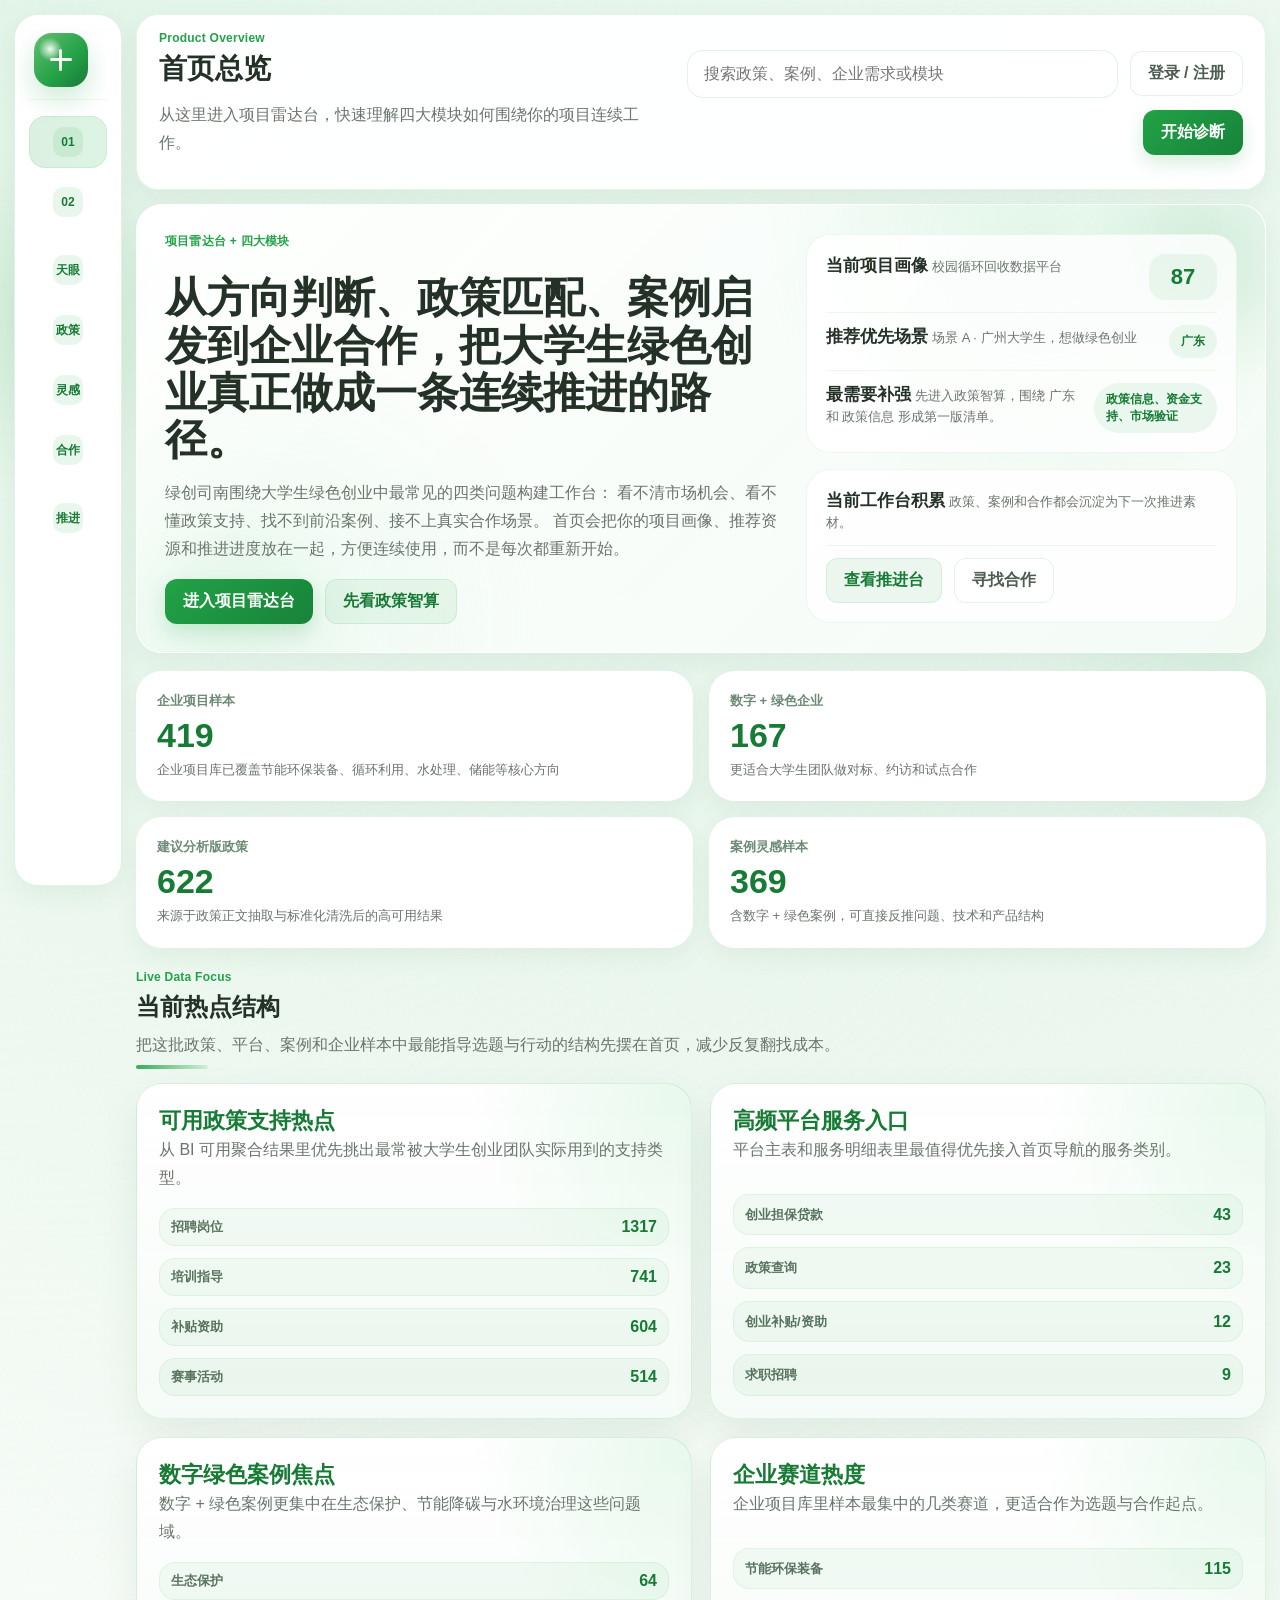
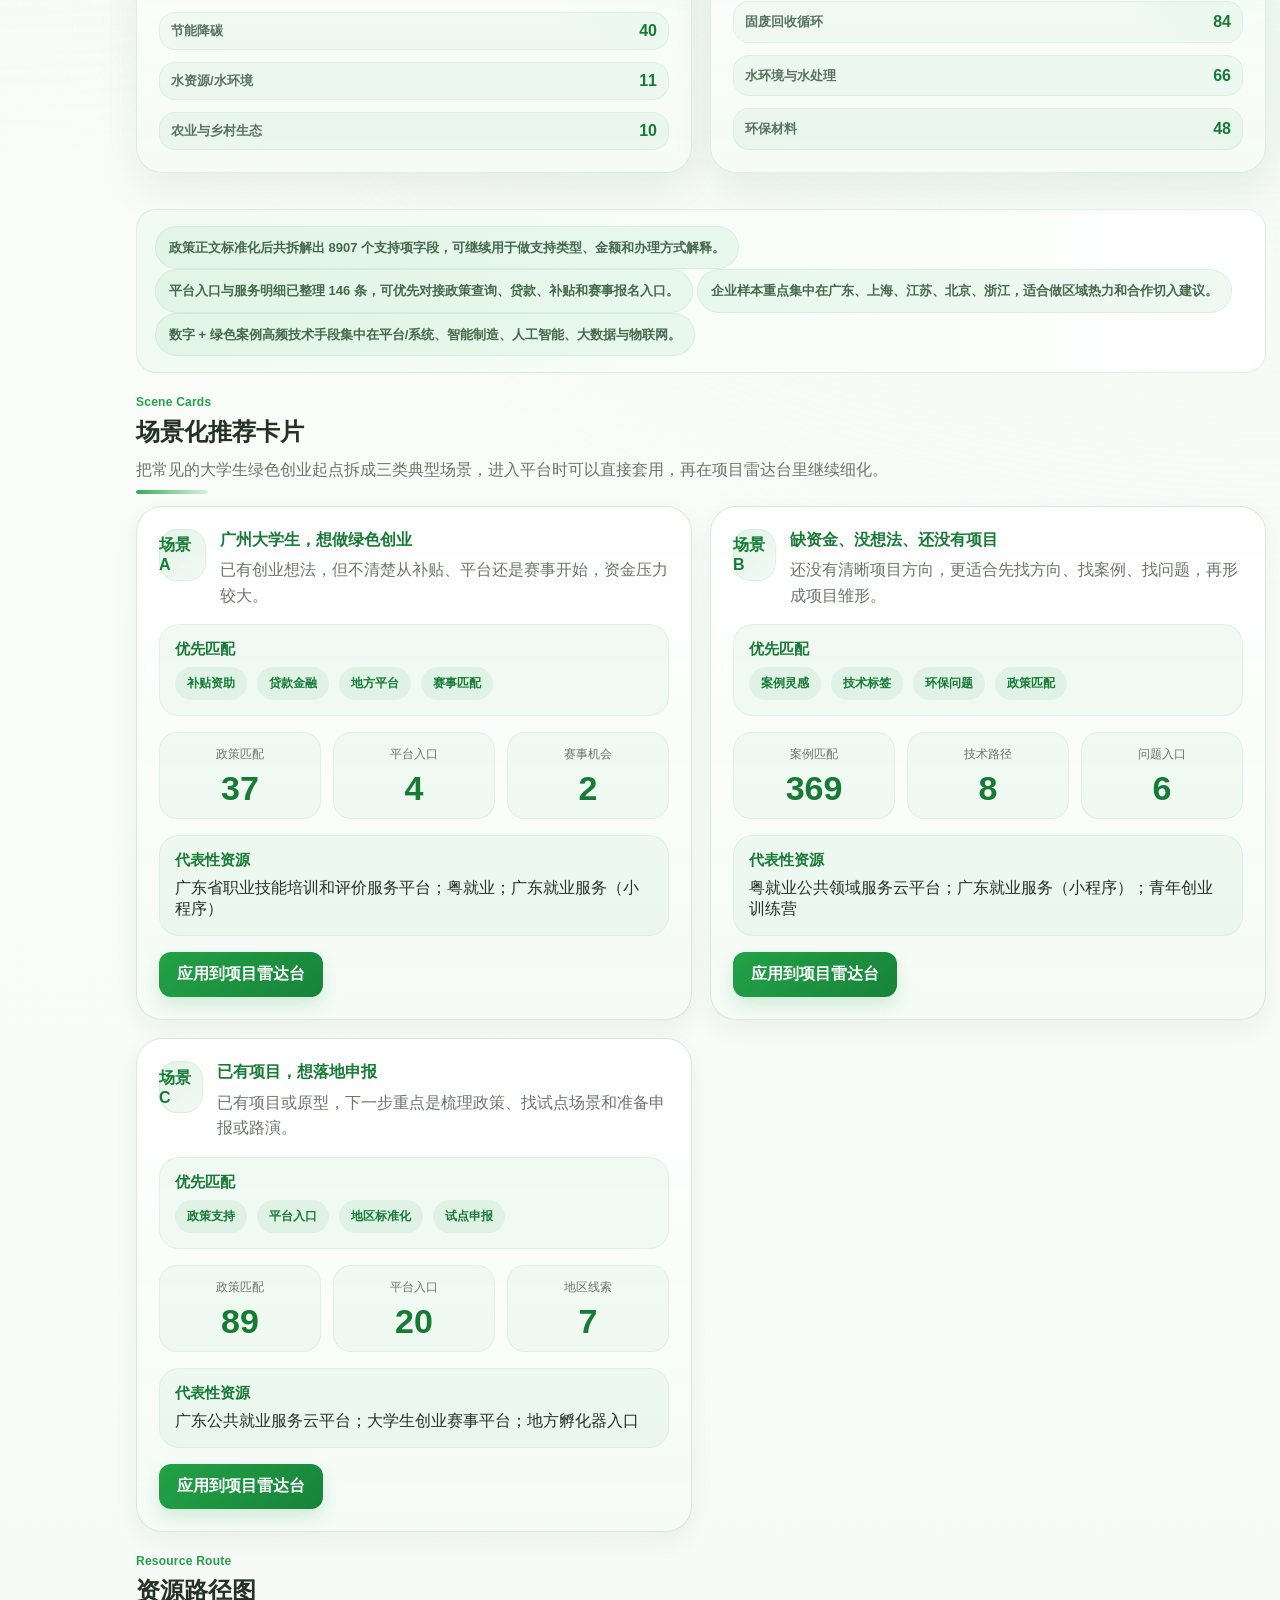
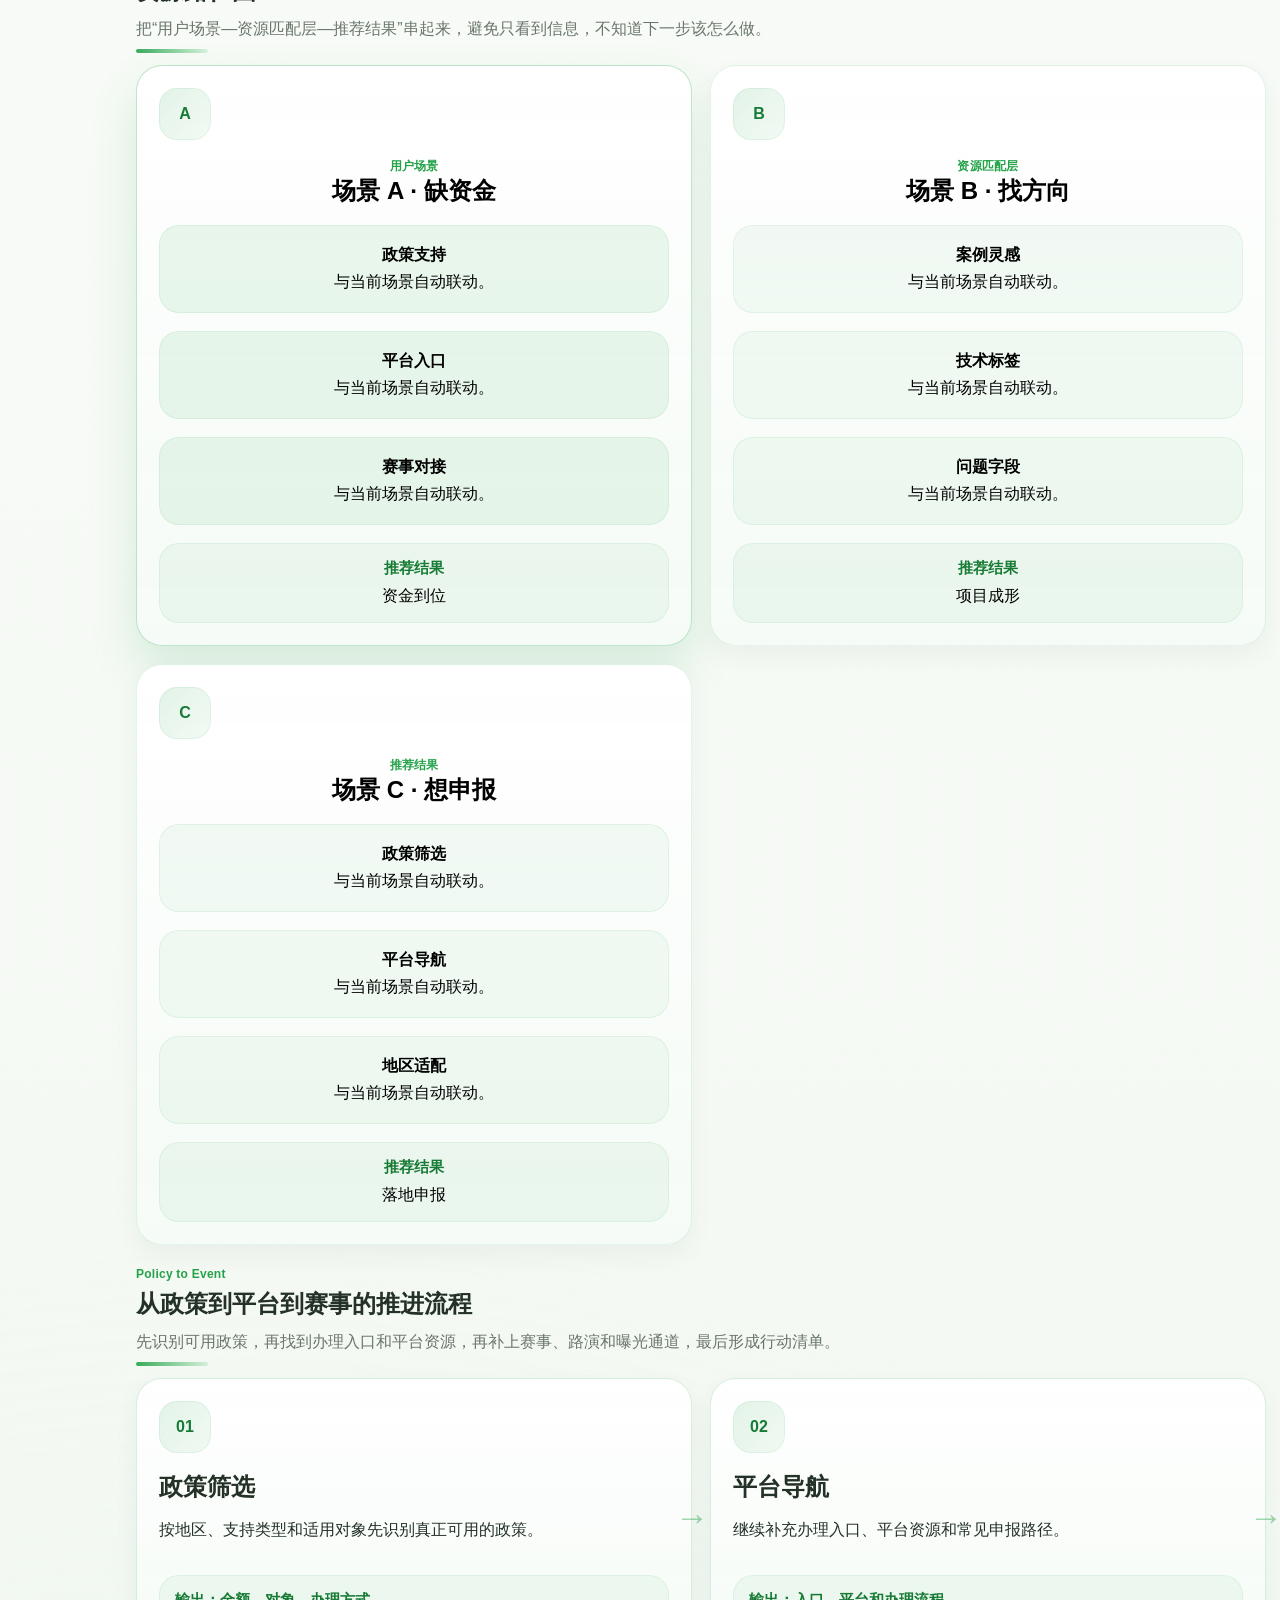
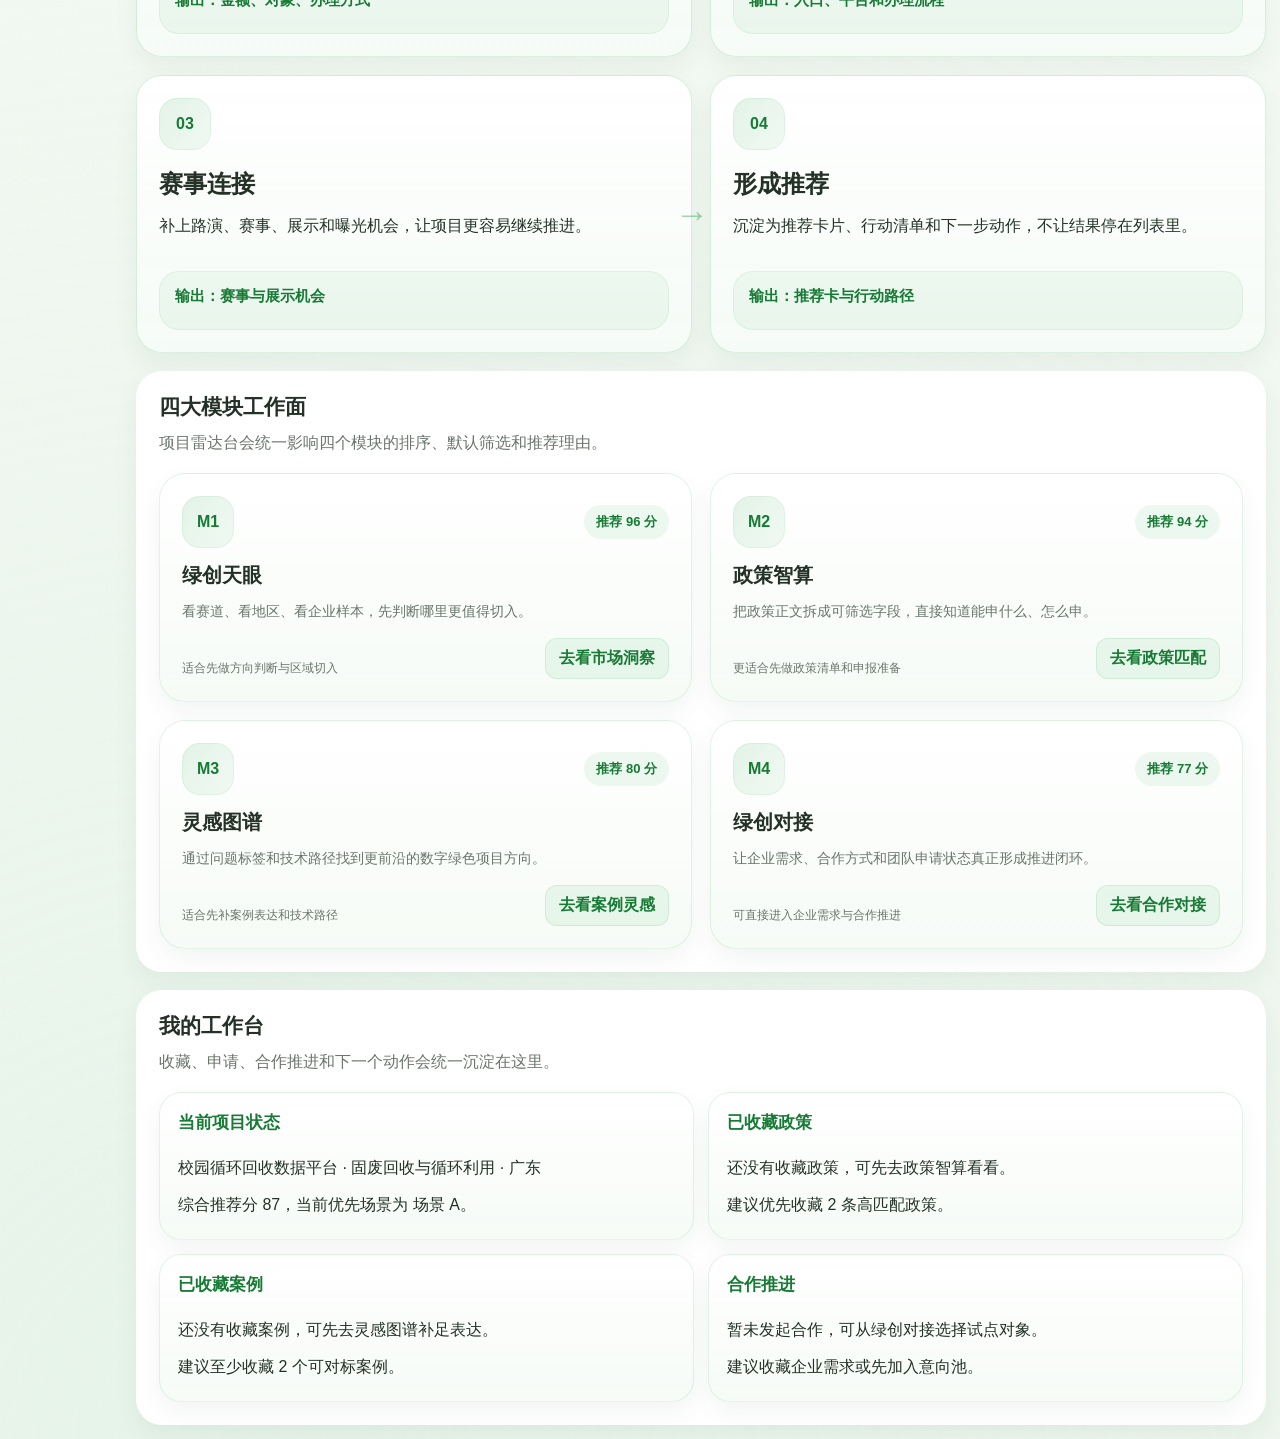
<file: index.html>
<!DOCTYPE html>
<html lang="zh-CN">
<head>
  <meta charset="UTF-8">
  <meta name="viewport" content="width=device-width, initial-scale=1.0">
  <title>绿创司南 | 大学生绿色创业导航平台</title>
  <meta name="description" content="面向大学生绿色创业的市场洞察、政策匹配、案例灵感与企业对接平台。">
  <style>
    :root {
      --bg: #f7faf6;
      --bg-strong: #ffffff;
      --surface: rgba(255, 255, 255, 0.98);
      --surface-strong: #ffffff;
      --surface-soft: #f6fbf6;
      --line: rgba(37, 157, 76, 0.12);
      --line-strong: rgba(37, 157, 76, 0.24);
      --text: #243127;
      --muted: #6a756c;
      --primary: #23a249;
      --primary-deep: #177b35;
      --primary-soft: rgba(35, 162, 73, 0.1);
      --green: #23a249;
      --green-soft: rgba(35, 162, 73, 0.12);
      --gold: #f0ad2c;
      --gold-soft: rgba(240, 173, 44, 0.14);
      --danger: #df6f5a;
      --danger-soft: rgba(223, 111, 90, 0.14);
      --shadow: 0 10px 24px rgba(30, 90, 46, 0.06);
      --shadow-lg: 0 18px 38px rgba(30, 90, 46, 0.08);
      --radius-xl: 26px;
      --radius-lg: 22px;
      --radius-md: 16px;
      --radius-sm: 12px;
    }

    * {
      box-sizing: border-box;
    }

    html,
    body {
      margin: 0;
      min-height: 100%;
    }

    body {
      font-family: "Source Han Sans SC", "Noto Sans SC", "PingFang SC", "Microsoft YaHei", sans-serif;
      color: var(--text);
      background:
        radial-gradient(circle at 0% 0%, rgba(203, 236, 214, 0.52), transparent 28%),
        radial-gradient(circle at 100% 10%, rgba(231, 245, 236, 0.88), transparent 28%),
        radial-gradient(circle at 18% 100%, rgba(210, 238, 220, 0.36), transparent 30%),
        linear-gradient(180deg, #fcfefb 0%, #f8fbf7 46%, #f2f7f1 100%);
      overflow-x: hidden;
    }

    body::before,
    body::after {
      content: "";
      position: fixed;
      z-index: 0;
      pointer-events: none;
      border-radius: 50%;
      filter: blur(22px);
      opacity: 0.62;
    }

    body::before {
      width: 320px;
      height: 320px;
      left: -120px;
      top: 18vh;
      background: radial-gradient(circle, rgba(105, 191, 129, 0.3), transparent 70%);
    }

    body::after {
      width: 360px;
      height: 360px;
      right: -120px;
      bottom: 4vh;
      background: radial-gradient(circle, rgba(163, 219, 179, 0.28), transparent 72%);
    }

    button,
    input,
    select,
    textarea {
      font: inherit;
    }

    button {
      cursor: pointer;
      outline: none;
    }

    input,
    select,
    textarea {
      outline: none;
    }

    .app-shell {
      position: relative;
      z-index: 1;
      display: grid;
      grid-template-columns: 236px minmax(0, 1fr);
      gap: 14px;
      max-width: 1760px;
      margin: 0 auto;
      padding: 14px;
    }

    .sidebar {
      position: sticky;
      top: 14px;
      height: calc(100vh - 28px);
      display: flex;
      flex-direction: column;
      gap: 16px;
      padding: 16px 14px;
      border: 1px solid rgba(35, 162, 73, 0.14);
      border-radius: 24px;
      background: #ffffff;
      box-shadow: var(--shadow);
    }

    .brand-block {
      display: flex;
      align-items: center;
      gap: 14px;
      padding: 2px 4px 12px;
      border-bottom: 1px solid rgba(35, 162, 73, 0.08);
    }

    .brand-mark {
      width: 54px;
      height: 54px;
      flex: 0 0 auto;
      border-radius: 18px;
      background:
        radial-gradient(circle at 30% 30%, rgba(255, 255, 255, 0.92), transparent 22%),
        linear-gradient(135deg, #63bf72, #24a246 58%, #18783a);
      box-shadow: 0 12px 26px rgba(35, 162, 73, 0.22);
      position: relative;
    }

    .brand-mark::before,
    .brand-mark::after {
      content: "";
      position: absolute;
      background: rgba(255, 255, 255, 0.94);
      border-radius: 999px;
    }

    .brand-mark::before {
      width: 22px;
      height: 3px;
      left: 16px;
      top: 25px;
    }

    .brand-mark::after {
      width: 3px;
      height: 22px;
      left: 25px;
      top: 16px;
    }

    .brand-copy strong {
      display: block;
      font-size: 24px;
      line-height: 1.1;
      letter-spacing: 0.02em;
    }

    .brand-copy span {
      display: block;
      margin-top: 6px;
      color: var(--muted);
      font-size: 12px;
      line-height: 1.6;
    }

    .nav-group {
      display: grid;
      gap: 8px;
    }

    .nav-caption {
      padding: 0 10px;
      font-size: 12px;
      font-weight: 800;
      color: #8aa08f;
      letter-spacing: 0.04em;
    }

    .nav-link {
      display: flex;
      align-items: center;
      gap: 12px;
      width: 100%;
      border: 0;
      border-radius: 16px;
      padding: 11px 14px;
      background: transparent;
      color: #425447;
      text-align: left;
      transition: background 0.18s ease, box-shadow 0.18s ease, color 0.18s ease;
    }

    .nav-link:hover {
      background: rgba(35, 162, 73, 0.06);
    }

    .nav-link.active {
      background: linear-gradient(90deg, rgba(35, 162, 73, 0.16), rgba(123, 212, 148, 0.26));
      box-shadow: inset 0 0 0 1px rgba(35, 162, 73, 0.1);
      color: var(--primary-deep);
    }

    .nav-pill {
      width: 30px;
      height: 30px;
      flex: 0 0 auto;
      display: inline-flex;
      align-items: center;
      justify-content: center;
      border-radius: 10px;
      background: rgba(35, 162, 73, 0.1);
      font-size: 12px;
      font-weight: 800;
      color: var(--primary-deep);
    }

    .sidebar-profile {
      margin-top: auto;
      display: grid;
      gap: 14px;
      padding: 18px;
      border-radius: 20px;
      border: 1px solid var(--line);
      background: linear-gradient(180deg, rgba(247, 251, 247, 0.98), rgba(255, 255, 255, 0.98));
      box-shadow: var(--shadow);
    }

    .sidebar-profile:empty {
      display: none;
    }

    .profile-role {
      display: inline-flex;
      align-items: center;
      width: fit-content;
      gap: 8px;
      padding: 8px 12px;
      border-radius: 999px;
      background: rgba(35, 162, 73, 0.1);
      color: var(--primary-deep);
      font-size: 12px;
      font-weight: 800;
    }

    .sidebar-profile h4 {
      margin: 0;
      font-size: 20px;
    }

    .sidebar-profile p,
    .sidebar-profile li,
    .topbar-copy p,
    .hero-copy p,
    .section-head p,
    .panel p,
    .module-card p,
    .empty-card p,
    .detail-list li,
    .timeline-item p,
    .drawer-panel p {
      color: var(--muted);
      line-height: 1.75;
    }

    .sidebar-profile ul,
    .detail-list,
    .summary-list {
      margin: 0;
      padding-left: 18px;
    }

    .main-shell {
      min-width: 0;
    }

    .topbar {
      display: flex;
      align-items: center;
      justify-content: space-between;
      gap: 18px;
      padding: 16px 22px;
      margin-bottom: 14px;
      border-radius: 22px;
      border: 1px solid rgba(35, 162, 73, 0.12);
      background: rgba(255, 255, 255, 0.96);
      box-shadow: var(--shadow);
    }

    .topbar-kicker,
    .hero-kicker,
    .section-kicker {
      color: var(--primary);
      font-size: 12px;
      font-weight: 800;
      letter-spacing: 0.02em;
    }

    .topbar-copy h1,
    .hero-copy h2,
    .module-head h2,
    .section-head h3 {
      margin: 8px 0 0;
    }

    .topbar-copy h1 {
      font-size: 28px;
      line-height: 1.16;
    }

    .topbar-tools {
      display: flex;
      align-items: center;
      justify-content: flex-end;
      gap: 12px;
      flex-wrap: wrap;
      min-width: 360px;
    }

    .search-wrap {
      position: relative;
      min-width: 320px;
      flex: 1 1 360px;
    }

    .search-wrap input,
    .field select,
    .field input,
    .field textarea,
    .filter-field select,
    .filter-field input {
      width: 100%;
      border: 1px solid var(--line);
      border-radius: 16px;
      background: #ffffff;
      color: var(--text);
      transition: border-color 0.2s ease, box-shadow 0.2s ease;
    }

    .search-wrap input {
      padding: 14px 16px;
      box-shadow: inset 0 1px 0 rgba(255, 255, 255, 0.9);
    }

    .search-wrap input:focus,
    .field select:focus,
    .field input:focus,
    .field textarea:focus,
    .filter-field select:focus,
    .filter-field input:focus {
      border-color: rgba(35, 162, 73, 0.3);
      box-shadow: 0 0 0 4px rgba(35, 162, 73, 0.08);
    }

    .search-dropdown {
      position: absolute;
      top: calc(100% + 10px);
      left: 0;
      right: 0;
      display: none;
      padding: 8px;
      border-radius: 18px;
      border: 1px solid var(--line);
      background: rgba(255, 255, 255, 0.98);
      box-shadow: var(--shadow);
    }

    .search-dropdown.show {
      display: grid;
      gap: 4px;
    }

    .search-item {
      border: 0;
      border-radius: 14px;
      padding: 12px 14px;
      background: transparent;
      text-align: left;
      transition: background 0.2s ease;
    }

    .search-item:hover {
      background: rgba(35, 162, 73, 0.08);
    }

    .search-item strong {
      display: block;
      font-size: 15px;
    }

    .search-item span {
      display: block;
      color: var(--muted);
      font-size: 13px;
      margin-top: 4px;
    }

    .primary-btn,
    .secondary-btn,
    .ghost-btn,
    .tiny-btn,
    .action-btn {
      border: 0;
      border-radius: 12px;
      font-weight: 700;
      transition: box-shadow 0.18s ease, background 0.18s ease, color 0.18s ease;
    }

    .primary-btn:hover,
    .secondary-btn:hover,
    .ghost-btn:hover,
    .tiny-btn:hover,
    .action-btn:hover {
      transform: none;
    }

    .primary-btn {
      padding: 12px 18px;
      color: #ffffff;
      background: linear-gradient(135deg, #22a246, #17833a);
      box-shadow: 0 8px 18px rgba(35, 162, 73, 0.18);
    }

    .secondary-btn {
      padding: 12px 18px;
      color: var(--primary-deep);
      background: rgba(35, 162, 73, 0.08);
      box-shadow: inset 0 0 0 1px rgba(35, 162, 73, 0.12);
    }

    .ghost-btn {
      padding: 12px 18px;
      color: #4d5d50;
      background: rgba(255, 255, 255, 0.98);
      box-shadow: inset 0 0 0 1px rgba(35, 162, 73, 0.12);
    }

    .tiny-btn,
    .action-btn {
      padding: 10px 14px;
      font-size: 13px;
    }

    .tiny-btn {
      background: rgba(35, 162, 73, 0.08);
      color: var(--primary-deep);
    }

    .action-btn {
      background: linear-gradient(135deg, rgba(35, 162, 73, 0.12), rgba(94, 195, 118, 0.16));
      color: #177b35;
      box-shadow: inset 0 0 0 1px rgba(35, 162, 73, 0.1);
    }

    .views {
      display: grid;
      gap: 18px;
    }

    .view {
      display: none;
      gap: 18px;
      animation: fadeIn 0.28s ease;
    }

    .view.active {
      display: grid;
    }

    @keyframes fadeIn {
      from {
        opacity: 0;
        transform: translateY(8px);
      }
      to {
        opacity: 1;
        transform: translateY(0);
      }
    }

    .hero-card,
    .panel,
    .module-card,
    .metric-card,
    .scene-card,
    .path-card,
    .flow-card,
    .list-card,
    .company-card,
    .policy-card,
    .case-card,
    .progress-card,
    .empty-card,
    .drawer-panel,
    .modal-panel {
      border-radius: var(--radius-xl);
      border: 1px solid rgba(255, 255, 255, 0.76);
      background: var(--surface);
      box-shadow: var(--shadow);
      backdrop-filter: blur(14px);
    }

    .hero-card {
      position: relative;
      overflow: hidden;
      display: grid;
      grid-template-columns: minmax(0, 1.18fr) minmax(320px, 0.82fr);
      gap: 20px;
      padding: 28px;
      background:
        radial-gradient(circle at 80% 10%, rgba(118, 214, 152, 0.18), transparent 28%),
        radial-gradient(circle at 12% 94%, rgba(188, 235, 201, 0.2), transparent 26%),
        linear-gradient(135deg, rgba(255, 255, 255, 0.94), rgba(244, 251, 245, 0.98));
    }

    .hero-card::before {
      content: "";
      position: absolute;
      right: -90px;
      top: -90px;
      width: 280px;
      height: 280px;
      border-radius: 50%;
      background: radial-gradient(circle, rgba(35, 162, 73, 0.14), transparent 68%);
    }

    .hero-card::after {
      content: "";
      position: absolute;
      left: -40px;
      bottom: -100px;
      width: 260px;
      height: 260px;
      border-radius: 50%;
      background: radial-gradient(circle, rgba(146, 220, 166, 0.16), transparent 70%);
    }

    .hero-copy {
      position: relative;
      z-index: 1;
      display: grid;
      gap: 16px;
    }

    .hero-copy h2 {
      font-size: 42px;
      line-height: 1.12;
      max-width: 920px;
    }

    .hero-copy p {
      margin: 0;
      max-width: 860px;
      font-size: 16px;
    }

    .hero-actions,
    .action-row,
    .button-row,
    .chip-row,
    .tag-row,
    .drawer-actions {
      display: flex;
      flex-wrap: wrap;
      gap: 12px;
    }

    .hero-aside {
      position: relative;
      z-index: 1;
      display: grid;
      gap: 16px;
      align-content: center;
    }

    .summary-panel {
      display: grid;
      gap: 12px;
      padding: 20px;
      border-radius: 24px;
      background: rgba(255, 255, 255, 0.84);
      box-shadow: inset 0 0 0 1px rgba(35, 162, 73, 0.08);
    }

    .summary-row {
      display: flex;
      align-items: flex-start;
      justify-content: space-between;
      gap: 14px;
      padding-bottom: 12px;
      border-bottom: 1px solid rgba(35, 162, 73, 0.08);
    }

    .summary-row:last-child {
      padding-bottom: 0;
      border-bottom: 0;
    }

    .summary-row strong {
      font-size: 17px;
      line-height: 1.4;
    }

    .summary-row span {
      color: var(--muted);
      font-size: 13px;
      line-height: 1.6;
    }

    .summary-value {
      display: inline-flex;
      align-items: center;
      justify-content: center;
      min-width: 68px;
      padding: 10px 12px;
      border-radius: 16px;
      background: rgba(35, 162, 73, 0.08);
      color: var(--primary-deep);
      font-size: 22px;
      font-weight: 800;
    }

    .metric-row {
      display: grid;
      grid-template-columns: repeat(4, minmax(0, 1fr));
      gap: 16px;
    }

    .metric-card {
      padding: 20px;
      display: grid;
      gap: 8px;
    }

    .metric-card .metric-label {
      color: #6c8a74;
      font-size: 13px;
      font-weight: 700;
    }

    .metric-card .metric-value {
      font-size: 34px;
      font-weight: 800;
      color: var(--primary-deep);
      line-height: 1;
    }

    .metric-card .metric-note {
      color: var(--muted);
      font-size: 13px;
      line-height: 1.6;
    }

    .workspace-grid,
    .two-col,
    .three-col,
    .four-col,
    .module-grid,
    .scene-grid,
    .path-grid,
    .flow-grid,
    .radar-grid,
    .collab-grid,
    .progress-grid,
    .recommend-grid,
    .list-grid {
      display: grid;
      gap: 18px;
    }

    .two-col {
      grid-template-columns: repeat(2, minmax(0, 1fr));
    }

    .three-col,
    .scene-grid,
    .path-grid {
      grid-template-columns: repeat(3, minmax(0, 1fr));
    }

    .four-col,
    .flow-grid {
      grid-template-columns: repeat(4, minmax(0, 1fr));
    }

    .module-grid {
      grid-template-columns: repeat(4, minmax(0, 1fr));
    }

    .recommend-grid {
      grid-template-columns: repeat(4, minmax(0, 1fr));
    }

    .radar-grid {
      grid-template-columns: minmax(350px, 0.86fr) minmax(0, 1.14fr);
    }

    .collab-grid {
      grid-template-columns: minmax(0, 1.08fr) minmax(360px, 0.92fr);
    }

    .progress-grid {
      grid-template-columns: minmax(360px, 0.94fr) minmax(0, 1.06fr);
    }

    .panel,
    .module-card,
    .scene-card,
    .path-card,
    .flow-card,
    .list-card,
    .company-card,
    .policy-card,
    .case-card,
    .progress-card,
    .empty-card {
      padding: 22px;
    }

    .section-head,
    .module-head,
    .panel-head {
      display: flex;
      align-items: flex-start;
      justify-content: space-between;
      gap: 16px;
    }

    .section-head h3,
    .panel-head h3,
    .module-head h2 {
      font-size: 24px;
      line-height: 1.28;
    }

    .panel-head {
      margin-bottom: 16px;
    }

    .panel-head h3 {
      margin: 0;
      font-size: 21px;
    }

    .section-head p,
    .module-head p,
    .panel-head p {
      margin: 8px 0 0;
      max-width: 860px;
    }

    .module-head {
      padding: 2px 4px;
    }

    .section-head {
      margin-top: 4px;
      position: relative;
      padding-bottom: 4px;
    }

    .section-head::after {
      content: "";
      position: absolute;
      left: 0;
      bottom: -6px;
      width: 72px;
      height: 4px;
      border-radius: 999px;
      background: linear-gradient(90deg, rgba(35, 162, 73, 0.9), rgba(146, 220, 166, 0.3));
    }

    .module-card {
      display: grid;
      grid-template-rows: auto 1fr auto;
      gap: 14px;
      min-height: 228px;
      background:
        linear-gradient(180deg, rgba(255, 255, 255, 0.98), rgba(246, 251, 246, 0.98));
      border: 1px solid rgba(35, 162, 73, 0.12);
    }

    .module-card-top,
    .module-card-foot {
      display: flex;
      align-items: center;
      justify-content: space-between;
      gap: 14px;
    }

    .module-card-foot {
      display: grid;
      grid-template-columns: minmax(0, 1fr) auto;
      align-items: end;
    }

    .module-score {
      display: inline-flex;
      align-items: center;
      gap: 8px;
      padding: 8px 12px;
      border-radius: 999px;
      background: rgba(35, 162, 73, 0.08);
      color: var(--primary-deep);
      font-size: 13px;
      font-weight: 800;
      white-space: nowrap;
    }

    .module-hint {
      color: var(--muted);
      font-size: 12px;
      line-height: 1.65;
      display: -webkit-box;
      -webkit-box-orient: vertical;
      -webkit-line-clamp: 2;
      overflow: hidden;
    }

    .module-card-foot .secondary-btn {
      padding: 10px 14px;
      white-space: nowrap;
    }

    .module-card .module-mark,
    .scene-card .scene-mark,
    .path-card .path-mark,
    .flow-card .flow-mark {
      width: 52px;
      height: 52px;
      display: inline-flex;
      align-items: center;
      justify-content: center;
      border-radius: 18px;
      background: linear-gradient(135deg, rgba(35, 162, 73, 0.12), rgba(35, 162, 73, 0.06));
      color: var(--primary-deep);
      font-size: 16px;
      font-weight: 800;
      box-shadow: inset 0 0 0 1px rgba(35, 162, 73, 0.08);
    }

    .module-card h4,
    .scene-card h4,
    .policy-card h4,
    .case-card h4,
    .company-card h4,
    .path-card h4,
    .flow-card h4,
    .progress-card h4 {
      margin: 0;
      font-size: 24px;
      line-height: 1.35;
    }

    .module-card h4 {
      font-size: 20px;
      word-break: keep-all;
    }

    .module-card p {
      margin: 0;
      font-size: 14px;
      line-height: 1.8;
      display: -webkit-box;
      -webkit-box-orient: vertical;
      -webkit-line-clamp: 4;
      overflow: hidden;
    }

    .module-card-body {
      display: grid;
      gap: 10px;
    }

    .card-meta,
    .info-tags,
    .badge-row,
    .match-row,
    .stat-line,
    .route-list,
    .resource-list {
      display: flex;
      flex-wrap: wrap;
      gap: 10px;
    }

    .info-tag,
    .badge,
    .mini-pill {
      display: inline-flex;
      align-items: center;
      gap: 8px;
      padding: 8px 12px;
      border-radius: 999px;
      background: rgba(35, 162, 73, 0.08);
      color: var(--primary-deep);
      font-size: 12px;
      font-weight: 800;
    }

    .badge.green {
      background: rgba(35, 162, 73, 0.14);
      color: #1d7e37;
    }

    .badge.gold {
      background: var(--gold-soft);
      color: #88600b;
    }

    .badge.danger {
      background: var(--danger-soft);
      color: #a13854;
    }

    .scene-card {
      display: grid;
      gap: 16px;
      border: 1px solid rgba(35, 162, 73, 0.18);
      background:
        linear-gradient(180deg, rgba(255, 255, 255, 0.98), rgba(245, 251, 246, 0.96));
    }

    .scene-head {
      display: flex;
      align-items: flex-start;
      gap: 14px;
    }

    .scene-copy strong {
      display: block;
      color: var(--primary-deep);
      font-size: 16px;
      line-height: 1.4;
    }

    .scene-copy span {
      display: block;
      margin-top: 6px;
      color: var(--muted);
      line-height: 1.6;
    }

    .scene-score-grid {
      display: grid;
      grid-template-columns: repeat(3, minmax(0, 1fr));
      gap: 12px;
    }

    .scene-score {
      padding: 14px;
      border-radius: 18px;
      background: rgba(35, 162, 73, 0.05);
      text-align: center;
      box-shadow: inset 0 0 0 1px rgba(35, 162, 73, 0.08);
    }

    .scene-score span {
      display: block;
      color: var(--muted);
      font-size: 12px;
    }

    .scene-score strong {
      display: block;
      margin-top: 8px;
      font-size: 34px;
      color: var(--primary-deep);
      line-height: 1;
    }

    .scene-resource-box,
    .path-node,
    .detail-box,
    .drawer-box,
    .stat-box,
    .explain-box,
    .workbench-card,
    .timeline-item,
    .todo-card,
    .progress-stage {
      padding: 16px;
      border-radius: 20px;
      background: rgba(35, 162, 73, 0.05);
      box-shadow: inset 0 0 0 1px rgba(35, 162, 73, 0.08);
    }

    .scene-resource-box strong,
    .detail-box strong,
    .drawer-box strong,
    .stat-box strong,
    .explain-box strong,
    .workbench-card strong,
    .todo-card strong,
    .progress-stage strong {
      display: block;
      font-size: 15px;
      color: var(--primary-deep);
      margin-bottom: 8px;
    }

    .path-grid {
      align-items: stretch;
    }

    .path-card {
      display: grid;
      gap: 18px;
      background:
        linear-gradient(180deg, rgba(255, 255, 255, 0.98), rgba(245, 251, 246, 0.96));
      border: 1px solid rgba(35, 162, 73, 0.12);
    }

    .path-card.active {
      border-color: rgba(35, 162, 73, 0.28);
      box-shadow: 0 24px 48px rgba(35, 162, 73, 0.16);
    }

    .path-card.active .path-node {
      background: rgba(35, 162, 73, 0.09);
    }

    .path-node {
      min-height: 88px;
      display: grid;
      align-content: center;
      gap: 6px;
    }

    .flow-card {
      position: relative;
      display: grid;
      gap: 18px;
      border: 1px solid rgba(35, 162, 73, 0.16);
      background:
        linear-gradient(180deg, rgba(255, 255, 255, 0.98), rgba(245, 251, 246, 0.96));
    }

    .flow-card::after {
      content: "→";
      position: absolute;
      right: -18px;
      top: 50%;
      transform: translateY(-50%);
      color: rgba(35, 162, 73, 0.44);
      font-size: 34px;
      font-weight: 700;
    }

    .flow-grid .flow-card:last-child::after {
      display: none;
    }

    .flow-mark {
      width: 58px;
      height: 58px;
      font-size: 18px;
    }

    .flow-card ul {
      margin: 0;
      padding-left: 18px;
      color: var(--muted);
      line-height: 1.75;
    }

    .focus-grid {
      display: grid;
      grid-template-columns: repeat(4, minmax(0, 1fr));
      gap: 18px;
      margin-top: 2px;
    }

    .focus-card {
      padding: 22px;
      border-radius: 26px;
      border: 1px solid rgba(35, 162, 73, 0.14);
      background:
        radial-gradient(circle at top right, rgba(170, 232, 187, 0.28), transparent 34%),
        linear-gradient(180deg, rgba(255, 255, 255, 0.98), rgba(245, 251, 246, 0.96));
      box-shadow: 0 18px 40px rgba(28, 87, 49, 0.08);
      display: grid;
      gap: 16px;
    }

    .focus-card h4 {
      margin: 0;
      font-size: 22px;
      color: var(--primary-deep);
    }

    .focus-card p {
      margin: 0;
      color: var(--muted);
      line-height: 1.75;
    }

    .focus-stat-list {
      display: grid;
      gap: 12px;
    }

    .focus-stat {
      display: flex;
      align-items: center;
      justify-content: space-between;
      gap: 12px;
      padding: 10px 12px;
      border-radius: 16px;
      background: rgba(35, 162, 73, 0.05);
      box-shadow: inset 0 0 0 1px rgba(35, 162, 73, 0.08);
      color: #58735f;
      font-size: 13px;
      font-weight: 700;
    }

    .focus-stat strong {
      color: var(--primary-deep);
      font-size: 16px;
    }

    .inline-data-note {
      margin-top: 18px;
      padding: 16px 18px;
      border-radius: 20px;
      border: 1px solid rgba(35, 162, 73, 0.14);
      background: linear-gradient(90deg, rgba(240, 250, 242, 0.98), rgba(255, 255, 255, 0.98));
      color: #486a51;
      line-height: 1.8;
      font-size: 14px;
      font-weight: 600;
    }

    .link-chip-row {
      display: flex;
      flex-wrap: wrap;
      gap: 10px;
      margin-top: 18px;
    }

    .link-chip {
      display: inline-flex;
      align-items: center;
      gap: 8px;
      padding: 10px 14px;
      border-radius: 999px;
      background: rgba(35, 162, 73, 0.07);
      color: #446a4c;
      font-size: 13px;
      font-weight: 700;
      box-shadow: inset 0 0 0 1px rgba(35, 162, 73, 0.09);
    }

    .form-card {
      display: grid;
      gap: 16px;
    }

    .field-grid,
    .filter-grid {
      display: grid;
      gap: 14px;
      grid-template-columns: repeat(2, minmax(0, 1fr));
    }

    .field,
    .filter-field {
      display: grid;
      gap: 8px;
    }

    .field span,
    .filter-field span,
    .field-label {
      font-size: 13px;
      font-weight: 800;
      color: #466a50;
    }

    .field select,
    .field input,
    .field textarea,
    .filter-field select,
    .filter-field input {
      padding: 13px 14px;
      min-height: 52px;
    }

    .field textarea {
      resize: vertical;
      min-height: 120px;
    }

    .chip-wrap {
      display: flex;
      flex-wrap: wrap;
      gap: 10px;
    }

    .chip {
      border: 0;
      border-radius: 999px;
      padding: 10px 14px;
      background: rgba(35, 162, 73, 0.08);
      color: #3f6947;
      font-size: 13px;
      font-weight: 700;
      transition: background 0.2s ease, color 0.2s ease, box-shadow 0.2s ease;
    }

    .chip.active {
      background: linear-gradient(135deg, #23a349, #18813a);
      color: #ffffff;
      box-shadow: 0 12px 24px rgba(35, 162, 73, 0.22);
    }

    .radar-result {
      display: grid;
      gap: 18px;
    }

    .radar-topline {
      display: grid;
      grid-template-columns: 180px minmax(0, 1fr);
      gap: 18px;
      align-items: center;
    }

    .score-ring {
      position: relative;
      width: 170px;
      height: 170px;
      border-radius: 50%;
      background: conic-gradient(#21a144 calc(var(--score) * 1%), rgba(35, 162, 73, 0.12) 0);
      box-shadow: 0 20px 40px rgba(35, 162, 73, 0.16);
    }

    .score-ring::after {
      content: "";
      position: absolute;
      inset: 18px;
      border-radius: 50%;
      background: rgba(255, 255, 255, 0.96);
      box-shadow: inset 0 0 0 1px rgba(35, 162, 73, 0.08);
    }

    .score-core {
      position: absolute;
      inset: 18px;
      z-index: 1;
      display: flex;
      flex-direction: column;
      align-items: center;
      justify-content: center;
      gap: 4px;
      text-align: center;
    }

    .score-core strong {
      font-size: 56px;
      color: var(--primary-deep);
      line-height: 1;
    }

    .score-core span {
      color: var(--muted);
      font-size: 13px;
      font-weight: 700;
    }

    .dimension-bars,
    .bar-list {
      display: grid;
      gap: 12px;
    }

    .bar-item {
      display: grid;
      grid-template-columns: 112px 1fr 52px;
      align-items: center;
      gap: 12px;
    }

    .bar-item span,
    .bar-item strong {
      font-size: 13px;
      font-weight: 700;
      color: #44694d;
    }

    .bar-track {
      position: relative;
      height: 14px;
      border-radius: 999px;
      background: rgba(35, 162, 73, 0.1);
      overflow: hidden;
    }

    .bar-fill {
      height: 100%;
      border-radius: inherit;
      background: linear-gradient(90deg, #8fdea0, #23a349);
    }

    .recommend-grid {
      margin-top: 4px;
    }

    .recommend-card {
      display: grid;
      gap: 12px;
      padding: 18px;
      border-radius: 22px;
      background: linear-gradient(180deg, rgba(255, 255, 255, 0.96), rgba(246, 251, 246, 0.95));
      border: 1px solid rgba(35, 162, 73, 0.1);
      box-shadow: var(--shadow);
    }

    .recommend-card h4 {
      margin: 0;
      font-size: 20px;
      line-height: 1.4;
    }

    .filter-bar {
      display: grid;
      grid-template-columns: repeat(6, minmax(0, 1fr));
      gap: 14px;
    }

    .filter-bar .wide {
      grid-column: span 2;
    }

    .chart-panel,
    .heat-list,
    .list-stack,
    .card-stack,
    .timeline-list,
    .todo-list,
    .workbench-stack {
      display: grid;
      gap: 14px;
    }

    .chart-card {
      display: grid;
      gap: 14px;
      padding: 18px;
      border-radius: 24px;
      background: rgba(255, 255, 255, 0.78);
      box-shadow: inset 0 0 0 1px rgba(35, 162, 73, 0.08);
    }

    .chart-card h4,
    .detail-box h4,
    .drawer-box h4 {
      margin: 0;
      font-size: 18px;
    }

    .mini-bar-list {
      display: grid;
      gap: 12px;
    }

    .mini-bar-item {
      display: grid;
      grid-template-columns: minmax(0, 1fr) 52px;
      gap: 10px;
      align-items: center;
    }

    .mini-bar-head {
      display: flex;
      justify-content: space-between;
      gap: 12px;
      font-size: 13px;
      font-weight: 700;
      color: #4d6f57;
      margin-bottom: 8px;
    }

    .heat-item,
    .list-card,
    .workbench-card,
    .timeline-item,
    .todo-card,
    .progress-card {
      display: grid;
      gap: 10px;
    }

    .heat-item {
      padding: 16px;
      border-radius: 20px;
      background: rgba(35, 162, 73, 0.05);
      box-shadow: inset 0 0 0 1px rgba(35, 162, 73, 0.08);
    }

    .heat-head,
    .card-head,
    .progress-head {
      display: flex;
      align-items: flex-start;
      justify-content: space-between;
      gap: 14px;
    }

    .heat-item strong,
    .list-card strong,
    .workbench-card strong,
    .timeline-item strong,
    .todo-card strong,
    .progress-card strong {
      font-size: 17px;
      color: var(--primary-deep);
      line-height: 1.4;
    }

    .policy-card,
    .case-card,
    .company-card {
      display: grid;
      gap: 14px;
      border: 1px solid rgba(35, 162, 73, 0.12);
      background:
        linear-gradient(180deg, rgba(255, 255, 255, 0.97), rgba(246, 251, 246, 0.95));
    }

    .policy-card.highlighted,
    .case-card.highlighted,
    .company-card.highlighted {
      border-color: rgba(35, 162, 73, 0.3);
      box-shadow: 0 18px 40px rgba(35, 162, 73, 0.18);
    }

    .card-title-box {
      display: grid;
      gap: 8px;
    }

    .card-title-box span,
    .card-foot span,
    .meta-line,
    .timeline-time,
    .step-caption {
      color: var(--muted);
      font-size: 13px;
      line-height: 1.6;
    }

    .meta-grid,
    .key-grid {
      display: grid;
      grid-template-columns: repeat(2, minmax(0, 1fr));
      gap: 10px;
    }

    .key-cell {
      padding: 14px;
      border-radius: 18px;
      background: rgba(35, 162, 73, 0.05);
      box-shadow: inset 0 0 0 1px rgba(35, 162, 73, 0.08);
    }

    .key-cell span {
      display: block;
      color: var(--muted);
      font-size: 12px;
      margin-bottom: 6px;
    }

    .key-cell strong {
      display: block;
      font-size: 22px;
      line-height: 1.2;
    }

    .stepper {
      display: grid;
      grid-template-columns: repeat(5, minmax(0, 1fr));
      gap: 14px;
    }

    .step-card {
      position: relative;
      display: grid;
      gap: 10px;
      padding: 18px;
      border-radius: 22px;
      background: rgba(255, 255, 255, 0.88);
      box-shadow: var(--shadow);
      border: 1px solid rgba(35, 162, 73, 0.08);
    }

    .step-card.done {
      border-color: rgba(35, 162, 73, 0.18);
      box-shadow: 0 18px 40px rgba(35, 162, 73, 0.12);
    }

    .step-card.active {
      border-color: rgba(35, 162, 73, 0.24);
      box-shadow: 0 22px 48px rgba(35, 162, 73, 0.16);
    }

    .step-index {
      width: 40px;
      height: 40px;
      display: inline-flex;
      align-items: center;
      justify-content: center;
      border-radius: 14px;
      background: rgba(35, 162, 73, 0.08);
      color: var(--primary-deep);
      font-weight: 800;
    }

    .progress-detail {
      display: grid;
      gap: 16px;
    }

    .timeline-item {
      position: relative;
      padding-left: 22px;
    }

    .timeline-item::before {
      content: "";
      position: absolute;
      left: 4px;
      top: 10px;
      width: 8px;
      height: 8px;
      border-radius: 50%;
      background: var(--primary);
    }

    .timeline-item::after {
      content: "";
      position: absolute;
      left: 7px;
      top: 24px;
      bottom: -12px;
      width: 2px;
      background: rgba(35, 162, 73, 0.12);
    }

    .timeline-list .timeline-item:last-child::after {
      display: none;
    }

    .empty-card {
      text-align: center;
      background: rgba(255, 255, 255, 0.76);
      border: 1px dashed rgba(35, 162, 73, 0.18);
    }

    .empty-card strong {
      display: block;
      font-size: 18px;
      color: var(--primary-deep);
      margin-bottom: 8px;
    }

    .modal,
    .drawer {
      position: fixed;
      inset: 0;
      z-index: 60;
      display: none;
      align-items: center;
      justify-content: center;
      padding: 20px;
      background: rgba(9, 22, 52, 0.34);
      backdrop-filter: blur(8px);
    }

    .modal.show,
    .drawer.show {
      display: flex;
    }

    .modal-panel {
      width: min(1080px, 100%);
      display: grid;
      grid-template-columns: minmax(300px, 0.9fr) minmax(0, 1.1fr);
      overflow: hidden;
    }

    .modal-aside {
      padding: 34px 28px;
      background:
        radial-gradient(circle at 20% 20%, rgba(173, 232, 189, 0.3), transparent 28%),
        linear-gradient(180deg, #1f9d44, #177937);
      color: #ffffff;
      display: grid;
      gap: 18px;
      align-content: start;
    }

    .modal-aside h3 {
      margin: 0;
      font-size: 34px;
      line-height: 1.2;
    }

    .modal-aside p,
    .modal-aside li {
      color: rgba(255, 255, 255, 0.84);
      line-height: 1.8;
    }

    .modal-aside ul {
      margin: 0;
      padding-left: 18px;
    }

    .demo-card {
      padding: 16px;
      border-radius: 20px;
      background: rgba(255, 255, 255, 0.12);
      box-shadow: inset 0 0 0 1px rgba(255, 255, 255, 0.12);
    }

    .modal-main {
      padding: 30px;
      display: grid;
      gap: 18px;
      background: rgba(255, 255, 255, 0.98);
    }

    .modal-top {
      display: flex;
      align-items: center;
      justify-content: space-between;
      gap: 14px;
    }

    .tab-row {
      display: flex;
      gap: 10px;
    }

    .tab-btn {
      border: 0;
      border-radius: 999px;
      padding: 10px 14px;
      background: rgba(35, 162, 73, 0.08);
      color: #356443;
      font-weight: 700;
    }

    .tab-btn.active {
      background: linear-gradient(135deg, #23a349, #18813a);
      color: #ffffff;
    }

    .auth-form {
      display: none;
      gap: 14px;
    }

    .auth-form.active {
      display: grid;
    }

    .auth-grid {
      display: grid;
      grid-template-columns: repeat(2, minmax(0, 1fr));
      gap: 14px;
    }

    .role-switch {
      display: flex;
      gap: 10px;
      flex-wrap: wrap;
    }

    .role-pill {
      border: 0;
      border-radius: 999px;
      padding: 10px 14px;
      background: rgba(35, 162, 73, 0.08);
      color: #356443;
      font-weight: 700;
    }

    .role-pill.active {
      background: linear-gradient(135deg, rgba(35, 162, 73, 0.14), rgba(146, 220, 166, 0.18));
      color: #1e8138;
    }

    .drawer {
      justify-content: flex-end;
      padding: 0;
    }

    .drawer-panel {
      width: min(560px, 100%);
      height: 100%;
      border-radius: 0;
      display: grid;
      grid-template-rows: auto 1fr auto;
      padding: 24px;
      background: rgba(255, 255, 255, 0.98);
      overflow-y: auto;
    }

    .drawer-head {
      display: flex;
      align-items: center;
      justify-content: space-between;
      gap: 14px;
      padding-bottom: 14px;
      border-bottom: 1px solid rgba(35, 162, 73, 0.08);
      margin-bottom: 18px;
    }

    .drawer-head h3 {
      margin: 0;
      font-size: 28px;
      line-height: 1.25;
    }

    .toast {
      position: fixed;
      right: 24px;
      bottom: 24px;
      z-index: 80;
      min-width: 280px;
      max-width: 420px;
      padding: 14px 16px;
      border-radius: 18px;
      background: rgba(22, 76, 39, 0.94);
      color: #ffffff;
      box-shadow: 0 22px 44px rgba(18, 64, 31, 0.24);
      opacity: 0;
      transform: translateY(12px);
      pointer-events: none;
      transition: opacity 0.2s ease, transform 0.2s ease;
    }

    .overview-bottom {
      display: grid;
      gap: 18px;
    }

    .overview-workbench-grid {
      display: grid;
      grid-template-columns: repeat(4, minmax(0, 1fr));
      gap: 14px;
    }

    .overview-workbench-grid .workbench-card {
      min-height: 148px;
      padding: 18px;
      border-radius: 22px;
      border: 1px solid rgba(35, 162, 73, 0.12);
      background: linear-gradient(180deg, rgba(255, 255, 255, 0.98), rgba(246, 251, 246, 0.96));
      box-shadow: var(--shadow);
    }

    .toast.show {
      opacity: 1;
      transform: translateY(0);
    }

    @media (max-width: 1380px) {
      .app-shell {
        grid-template-columns: 108px minmax(0, 1fr);
      }

      .brand-copy span,
      .nav-link span:last-child,
      .nav-caption,
      .sidebar-profile p,
      .sidebar-profile ul {
        display: none;
      }

      .brand-block {
        justify-content: center;
      }

      .brand-copy strong {
        display: none;
      }

      .nav-link {
        justify-content: center;
      }

      .sidebar-profile {
        place-items: center;
      }

      .module-grid,
      .metric-row,
      .overview-workbench-grid,
      .focus-grid,
      .flow-grid,
      .four-col,
      .three-col,
      .scene-grid,
      .path-grid {
        grid-template-columns: repeat(2, minmax(0, 1fr));
      }
    }

    @media (max-width: 1120px) {
      .app-shell {
        grid-template-columns: 1fr;
      }

      .sidebar {
        position: static;
        height: auto;
      }

      .topbar,
      .hero-card,
      .radar-grid,
      .collab-grid,
      .progress-grid,
      .two-col,
      .module-grid,
      .metric-row,
      .overview-workbench-grid,
      .focus-grid,
      .filter-bar,
      .scene-grid,
      .path-grid,
      .flow-grid {
        grid-template-columns: 1fr;
      }

      .topbar-tools {
        min-width: 0;
        width: 100%;
        justify-content: flex-start;
      }

      .search-wrap {
        min-width: 0;
      }

      .hero-copy h2 {
        font-size: 38px;
      }

      .modal-panel {
        grid-template-columns: 1fr;
      }
    }

    @media (max-width: 760px) {
      .app-shell {
        padding: 14px;
      }

      .sidebar,
      .topbar,
      .hero-card,
      .panel,
      .scene-card,
      .path-card,
      .flow-card,
      .module-card,
      .metric-card,
      .policy-card,
      .case-card,
      .company-card,
      .progress-card,
      .empty-card {
        border-radius: 24px;
      }

      .topbar-copy h1 {
        font-size: 28px;
      }

      .hero-copy h2 {
        font-size: 30px;
      }

      .field-grid,
      .filter-grid,
      .auth-grid,
      .scene-score-grid,
      .meta-grid,
      .key-grid,
      .stepper {
        grid-template-columns: 1fr;
      }

      .radar-topline {
        grid-template-columns: 1fr;
      }

      .score-ring {
        margin: 0 auto;
      }

      .flow-card::after {
        display: none;
      }
    }
  </style>
</head>
<body>
  <div class="app-shell">
    <aside class="sidebar">
      <div class="brand-block">
        <div class="brand-mark" aria-hidden="true"></div>
        <div class="brand-copy">
          <strong>绿创司南</strong>
          <span>大学生绿色创业的方向判断、资源匹配与合作推进工作台</span>
        </div>
      </div>

      <div class="nav-group">
        <div class="nav-caption">总览与中枢</div>
        <button class="nav-link active" data-view-btn="overview">
          <span class="nav-pill">01</span>
          <span>首页总览</span>
        </button>
        <button class="nav-link" data-view-btn="radar">
          <span class="nav-pill">02</span>
          <span>项目雷达台</span>
        </button>
      </div>

      <div class="nav-group">
        <div class="nav-caption">四大模块</div>
        <button class="nav-link" data-view-btn="market">
          <span class="nav-pill">天眼</span>
          <span>绿创天眼</span>
        </button>
        <button class="nav-link" data-view-btn="policy">
          <span class="nav-pill">政策</span>
          <span>政策智算</span>
        </button>
        <button class="nav-link" data-view-btn="inspiration">
          <span class="nav-pill">灵感</span>
          <span>灵感图谱</span>
        </button>
        <button class="nav-link" data-view-btn="collab">
          <span class="nav-pill">合作</span>
          <span>绿创对接</span>
        </button>
      </div>

      <div class="nav-group">
        <div class="nav-caption">推进与沉淀</div>
        <button class="nav-link" data-view-btn="progress">
          <span class="nav-pill">推进</span>
          <span>合作推进台</span>
        </button>
      </div>

      <div class="sidebar-profile" id="sidebarProfile"></div>
    </aside>

    <div class="main-shell">
      <header class="topbar">
        <div class="topbar-copy">
          <div class="topbar-kicker" id="topbarKicker"></div>
          <h1 id="topbarTitle"></h1>
          <p id="topbarDesc"></p>
        </div>
        <div class="topbar-tools">
          <div class="search-wrap">
            <input id="globalSearchInput" type="search" placeholder="搜索政策、案例、企业需求或模块">
            <div class="search-dropdown" id="searchDropdown"></div>
          </div>
          <button class="ghost-btn" id="authTrigger">登录 / 注册</button>
          <button class="primary-btn" id="quickActionTrigger">开始诊断</button>
        </div>
      </header>

      <main class="views">
        <section class="view active" data-view="overview">
          <article class="hero-card">
            <div class="hero-copy">
              <div class="hero-kicker">项目雷达台 + 四大模块</div>
              <h2>从方向判断、政策匹配、案例启发到企业合作，把大学生绿色创业真正做成一条连续推进的路径。</h2>
              <p>
                绿创司南围绕大学生绿色创业中最常见的四类问题构建工作台：
                看不清市场机会、看不懂政策支持、找不到前沿案例、接不上真实合作场景。
                首页会把你的项目画像、推荐资源和推进进度放在一起，方便连续使用，而不是每次都重新开始。
              </p>
              <div class="hero-actions">
                <button class="primary-btn" data-jump-view="radar">进入项目雷达台</button>
                <button class="secondary-btn" data-jump-view="policy">先看政策智算</button>
              </div>
            </div>
            <div class="hero-aside" id="heroAside"></div>
          </article>

          <div class="metric-row" id="overviewMetrics"></div>

          <div class="section-head">
            <div>
              <div class="section-kicker">Live Data Focus</div>
              <h3>当前热点结构</h3>
              <p>把这批政策、平台、案例和企业样本中最能指导选题与行动的结构先摆在首页，减少反复翻找成本。</p>
            </div>
          </div>
          <div class="focus-grid" id="dataFocusGrid"></div>
          <div class="inline-data-note" id="dataNoteRow"></div>

          <div class="section-head">
            <div>
              <div class="section-kicker">Scene Cards</div>
              <h3>场景化推荐卡片</h3>
              <p>把常见的大学生绿色创业起点拆成三类典型场景，进入平台时可以直接套用，再在项目雷达台里继续细化。</p>
            </div>
          </div>
          <div class="scene-grid" id="scenarioGrid"></div>

          <div class="section-head">
            <div>
              <div class="section-kicker">Resource Route</div>
              <h3>资源路径图</h3>
              <p>把“用户场景—资源匹配层—推荐结果”串起来，避免只看到信息，不知道下一步该怎么做。</p>
            </div>
          </div>
          <div class="path-grid" id="pathGrid"></div>

          <div class="section-head">
            <div>
              <div class="section-kicker">Policy to Event</div>
              <h3>从政策到平台到赛事的推进流程</h3>
              <p>先识别可用政策，再找到办理入口和平台资源，再补上赛事、路演和曝光通道，最后形成行动清单。</p>
            </div>
          </div>
          <div class="flow-grid" id="flowGrid"></div>

          <div class="overview-bottom">
            <article class="panel">
              <div class="panel-head">
                <div>
                  <h3>四大模块工作面</h3>
                  <p>项目雷达台会统一影响四个模块的排序、默认筛选和推荐理由。</p>
                </div>
              </div>
              <div class="module-grid" id="moduleGrid"></div>
            </article>

            <article class="panel">
              <div class="panel-head">
                <div>
                  <h3>我的工作台</h3>
                  <p>收藏、申请、合作推进和下一个动作会统一沉淀在这里。</p>
                </div>
              </div>
              <div class="workbench-stack overview-workbench-grid" id="overviewWorkbench"></div>
            </article>
          </div>
        </section>

        <section class="view" data-view="radar">
          <article class="module-head">
            <div>
              <div class="section-kicker">Project Radar</div>
              <h2>项目雷达台</h2>
              <p>把项目方向、目标地区、当前阶段和资源诉求转成可解释的画像结果，并联动更新四大模块的默认推荐。</p>
            </div>
          </article>

          <div class="radar-grid">
            <article class="panel form-card">
              <div class="panel-head">
                <div>
                  <h3>项目输入</h3>
                  <p>只需要先回答几个关键问题，系统就会生成更适合你当前阶段的路径。</p>
                </div>
              </div>
              <form id="radarForm">
                <div class="field-grid">
                  <label class="field">
                    <span>项目名称</span>
                    <input id="fieldProjectName" type="text" placeholder="例如：校园循环回收数据平台">
                  </label>
                  <label class="field">
                    <span>创业赛道</span>
                    <select id="fieldTrack"></select>
                  </label>
                  <label class="field">
                    <span>目标地区</span>
                    <select id="fieldRegion"></select>
                  </label>
                  <label class="field">
                    <span>项目阶段</span>
                    <select id="fieldStage"></select>
                  </label>
                  <label class="field">
                    <span>数字能力</span>
                    <select id="fieldDigital"></select>
                  </label>
                  <label class="field">
                    <span>团队规模</span>
                    <select id="fieldTeamSize"></select>
                  </label>
                </div>
                <label class="field">
                  <span>项目说明</span>
                  <textarea id="fieldDescription" placeholder="简单描述你正在解决的问题、计划采用的数字手段、预期应用场景。"></textarea>
                </label>
                <div>
                  <div class="field-label">当前最需要的支持</div>
                  <div class="chip-wrap" id="needChips"></div>
                </div>
                <div class="button-row">
                  <button class="primary-btn" type="submit">生成项目画像</button>
                  <button class="secondary-btn" type="button" id="resetRadarBtn">恢复示例</button>
                </div>
              </form>
            </article>

            <article class="panel">
              <div class="panel-head">
                <div>
                  <h3>画像结果</h3>
                  <p>结果会解释为什么这样推荐，以及哪一块最值得优先补强。</p>
                </div>
              </div>
              <div class="radar-result" id="radarResult"></div>
              <div class="dimension-bars" id="radarBars"></div>
            </article>
          </div>

          <div class="two-col">
            <article class="panel">
              <div class="panel-head">
                <div>
                  <h3>模块联动建议</h3>
                  <p>每个模块都会给出当前最值得先看的入口，不需要自己重新筛一次。</p>
                </div>
              </div>
              <div class="recommend-grid" id="radarRecommendations"></div>
            </article>

            <article class="panel">
              <div class="panel-head">
                <div>
                  <h3>为什么得到这个结果</h3>
                  <p>分数不是单纯打分，而是把地区、赛道、阶段和诉求组合后的判断依据拆开给你看。</p>
                </div>
              </div>
              <div class="chart-panel" id="radarExplain"></div>
            </article>
          </div>

          <article class="panel">
            <div class="panel-head">
              <div>
                <h3>下一步行动清单</h3>
                <p>完成画像后，可以顺着这一组动作往下推进，不会只停留在看结果。</p>
              </div>
            </div>
            <div class="action-row" id="radarActionRow"></div>
          </article>
        </section>

        <section class="view" data-view="market">
          <article class="module-head">
            <div>
              <div class="section-kicker">Market Insight</div>
              <h2>绿创天眼</h2>
              <p>聚焦赛道热度、区域机会、企业样本和融资阶段，帮助大学生团队先判断方向，再决定从哪里切入更现实。</p>
            </div>
            <div class="button-row">
              <button class="ghost-btn" data-export="market">导出市场摘要</button>
            </div>
          </article>

          <div class="filter-bar">
            <label class="filter-field">
              <span>地区</span>
              <select id="marketRegionFilter"></select>
            </label>
            <label class="filter-field">
              <span>赛道</span>
              <select id="marketTrackFilter"></select>
            </label>
            <label class="filter-field">
              <span>融资阶段</span>
              <select id="marketFinanceFilter"></select>
            </label>
            <label class="filter-field wide">
              <span>关键词</span>
              <input id="marketSearch" type="search" placeholder="搜索企业、场景或合作方向">
            </label>
          </div>

          <div class="metric-row" id="marketMetrics"></div>

          <div class="two-col">
            <article class="panel">
              <div class="panel-head">
                <div>
                  <h3>赛道热度</h3>
                  <p>优先看哪些方向更容易找到企业样本、融资节点和可对标项目。</p>
                </div>
              </div>
              <div class="chart-card" id="marketTrackChart"></div>
            </article>

            <article class="panel">
              <div class="panel-head">
                <div>
                  <h3>融资阶段分布</h3>
                  <p>判断当前市场里是早期项目更多，还是成熟企业更多，从而选择更合适的进入方式。</p>
                </div>
              </div>
              <div class="chart-card" id="marketFinanceChart"></div>
            </article>
          </div>

          <div class="two-col">
            <article class="panel">
              <div class="panel-head">
                <div>
                  <h3>区域热力与切入建议</h3>
                  <p>先看哪些地方企业密度更高、数字绿色结合更明显，再决定是否先做校内或城市级试点。</p>
                </div>
              </div>
              <div class="heat-list" id="marketHeatList"></div>
            </article>

            <article class="panel">
              <div class="panel-head">
                <div>
                  <h3>可转成项目的机会入口</h3>
                  <p>平台会把市场洞察拆成更可执行的项目入口，而不是停留在宏观趋势。</p>
                </div>
              </div>
              <div class="list-stack" id="marketOpportunityList"></div>
            </article>
          </div>

          <article class="panel">
            <div class="panel-head">
              <div>
                <h3>代表性企业与项目样本</h3>
                <p>围绕当前画像优先展示更适合大学生团队观察和接触的企业与项目。</p>
              </div>
            </div>
            <div class="list-grid two-col" id="marketCompanyGrid"></div>
          </article>
        </section>

        <section class="view" data-view="policy">
          <article class="module-head">
            <div>
              <div class="section-kicker">Policy Intelligence</div>
              <h2>政策智算</h2>
              <p>把政策正文拆成可筛选、可解释、可行动的结构化条目，帮助学生团队快速知道哪些值得先看、先申、先收藏。</p>
            </div>
            <div class="button-row">
              <button class="ghost-btn" data-export="policy">导出政策清单</button>
            </div>
          </article>

          <div class="filter-bar">
            <label class="filter-field">
              <span>地区</span>
              <select id="policyRegionFilter"></select>
            </label>
            <label class="filter-field">
              <span>政策层级</span>
              <select id="policyLevelFilter"></select>
            </label>
            <label class="filter-field">
              <span>支持类型</span>
              <select id="policyTypeFilter"></select>
            </label>
            <label class="filter-field">
              <span>匹配强度</span>
              <select id="policyFitFilter"></select>
            </label>
            <label class="filter-field wide">
              <span>关键词</span>
              <input id="policySearch" type="search" placeholder="搜索补贴、贷款、培训、平台入口">
            </label>
          </div>

          <div class="metric-row" id="policyMetrics"></div>

          <div class="two-col">
            <article class="panel">
              <div class="panel-head">
                <div>
                  <h3>政策结构化提取</h3>
                  <p>将正文中的金额、对象、办理方式和适用阶段拆出来，减少你自己读全文的成本。</p>
                </div>
              </div>
              <div class="chart-panel" id="policyExtractPanel"></div>
            </article>

            <article class="panel">
              <div class="panel-head">
                <div>
                  <h3>从政策到平台到赛事</h3>
                  <p>一条政策不是终点，平台会继续给出办理入口、补充平台和可衔接的赛事机会。</p>
                </div>
              </div>
              <div class="flow-grid" id="policyFlowGrid"></div>
              <div class="link-chip-row" id="policyPlatformLinks"></div>
            </article>
          </div>

          <article class="panel">
            <div class="panel-head">
              <div>
                <h3>推荐政策清单</h3>
                <p>会按照你的项目画像、地区和当前诉求排序显示高相关结果。</p>
              </div>
            </div>
            <div class="list-grid two-col" id="policyGrid"></div>
          </article>
        </section>

        <section class="view" data-view="inspiration">
          <article class="module-head">
            <div>
              <div class="section-kicker">Inspiration Graph</div>
              <h2>灵感图谱</h2>
              <p>围绕“数字 + 绿色”的真实案例，把环保问题、技术手段和可落地的产品结构串起来，帮助你少走传统环保叙事的老路。</p>
            </div>
            <div class="button-row">
              <button class="ghost-btn" data-export="inspiration">导出案例摘要</button>
            </div>
          </article>

          <div class="filter-bar">
            <label class="filter-field">
              <span>问题领域</span>
              <select id="caseProblemFilter"></select>
            </label>
            <label class="filter-field">
              <span>技术手段</span>
              <select id="caseTechFilter"></select>
            </label>
            <label class="filter-field">
              <span>应用场景</span>
              <select id="caseSceneFilter"></select>
            </label>
            <label class="filter-field wide">
              <span>关键词</span>
              <input id="caseSearch" type="search" placeholder="搜索 AI、监测、平台、回收、节能">
            </label>
          </div>

          <div class="metric-row" id="inspirationMetrics"></div>

          <div class="two-col">
            <article class="panel">
              <div class="panel-head">
                <div>
                  <h3>问题热点与技术热点</h3>
                  <p>先判断案例集中在哪些问题，再看最常出现的技术抓手。</p>
                </div>
              </div>
              <div class="chart-panel" id="problemChart"></div>
            </article>

            <article class="panel">
              <div class="panel-head">
                <div>
                  <h3>技术路径模板</h3>
                  <p>把案例抽象成可复用的路径，方便你转成自己的原型、商业模式和答辩表达。</p>
                </div>
              </div>
              <div class="list-stack" id="routeTemplateList"></div>
            </article>
          </div>

          <article class="panel">
            <div class="panel-head">
              <div>
                <h3>精选案例库</h3>
                <p>优先展示更适合大学生团队学习结构、对标产品和做原型延展的案例。</p>
              </div>
            </div>
            <div class="list-grid two-col" id="caseGrid"></div>
          </article>
        </section>

        <section class="view" data-view="collab">
          <article class="module-head">
            <div>
              <div class="section-kicker">Collaboration Bridge</div>
              <h2>绿创对接</h2>
              <p>将企业需求、试点场景、大学生团队能力和合作推进状态放到同一个界面里，避免对接只停留在看信息。</p>
            </div>
            <div class="button-row">
              <button class="ghost-btn" data-export="collab">导出合作卡片</button>
              <button class="primary-btn" id="publishDemandBtn">发布合作需求</button>
            </div>
          </article>

          <div class="filter-bar">
            <label class="filter-field">
              <span>合作赛道</span>
              <select id="collabTrackFilter"></select>
            </label>
            <label class="filter-field">
              <span>所在地区</span>
              <select id="collabRegionFilter"></select>
            </label>
            <label class="filter-field">
              <span>合作方式</span>
              <select id="collabModeFilter"></select>
            </label>
            <label class="filter-field">
              <span>项目阶段</span>
              <select id="collabStageFilter"></select>
            </label>
            <label class="filter-field wide">
              <span>关键词</span>
              <input id="collabSearch" type="search" placeholder="搜索企业名称、场景需求或技术标签">
            </label>
          </div>

          <div class="metric-row" id="collabMetrics"></div>

          <div class="collab-grid">
            <article class="panel">
              <div class="panel-head">
                <div>
                  <h3>推荐合作需求</h3>
                  <p>默认按照你当前画像的匹配度排序，也可以手动重新筛选。</p>
                </div>
              </div>
              <div class="card-stack" id="companyGrid"></div>
            </article>

            <article class="panel">
              <div class="panel-head">
                <div>
                  <h3>合作工作台</h3>
                  <p>发起沟通、意向池、当前推进状态和下一步动作会集中显示在这里。</p>
                </div>
              </div>
              <div class="workbench-stack" id="collabWorkbench"></div>
            </article>
          </div>
        </section>

        <section class="view" data-view="progress">
          <article class="module-head">
            <div>
              <div class="section-kicker">Progress Hub</div>
              <h2>合作推进台</h2>
              <p>把画像、收藏、申请、沟通和试点推进串成一条连续的进度线，方便后续沉淀与复盘。</p>
            </div>
            <div class="button-row">
              <button class="ghost-btn" data-export="progress">导出推进记录</button>
            </div>
          </article>

          <div class="stepper" id="progressStepper"></div>

          <div class="progress-grid">
            <article class="panel">
              <div class="panel-head">
                <div>
                  <h3>当前推进中的合作</h3>
                  <p>优先展示最近发起或最需要继续推进的合作对象。</p>
                </div>
              </div>
              <div class="card-stack" id="progressList"></div>
            </article>

            <article class="panel">
              <div class="panel-head">
                <div>
                  <h3>推进详情</h3>
                  <p>查看当前合作的阶段、准备材料和最近动作。</p>
                </div>
              </div>
              <div class="progress-detail" id="progressDetail"></div>
            </article>
          </div>

          <div class="two-col">
            <article class="panel">
              <div class="panel-head">
                <div>
                  <h3>待办动作</h3>
                  <p>平台会根据你的画像和当前合作状态生成建议动作。</p>
                </div>
              </div>
              <div class="todo-list" id="todoList"></div>
            </article>

            <article class="panel">
              <div class="panel-head">
                <div>
                  <h3>推进时间线</h3>
                  <p>每次收藏、申请和推进都会沉淀为下一次决策的素材。</p>
                </div>
              </div>
              <div class="timeline-list" id="timelineList"></div>
            </article>
          </div>
        </section>
      </main>
    </div>
  </div>

  <div class="modal" id="authModal">
    <div class="modal-panel">
      <aside class="modal-aside">
        <div class="section-kicker" style="color: rgba(255,255,255,0.76);">Welcome</div>
        <h3>把灵感、政策和合作进度都保存在自己的工作台里。</h3>
        <p>登录后你可以持续保存政策清单、对标案例、合作意向和推进记录，下次回来可以直接接着做，不必重新筛选。</p>
        <div class="demo-card">
          <strong>学生体验账号</strong>
          <p style="margin: 8px 0 0;">demo@student.green<br>123456</p>
          <div class="button-row" style="margin-top: 12px;">
            <button class="secondary-btn" data-demo-login="student">一键填充</button>
          </div>
        </div>
        <div class="demo-card">
          <strong>企业体验账号</strong>
          <p style="margin: 8px 0 0;">demo@enterprise.green<br>123456</p>
          <div class="button-row" style="margin-top: 12px;">
            <button class="secondary-btn" data-demo-login="enterprise">一键填充</button>
          </div>
        </div>
      </aside>
      <div class="modal-main">
        <div class="modal-top">
          <div class="tab-row">
            <button class="tab-btn active" data-auth-tab="login">登录</button>
            <button class="tab-btn" data-auth-tab="register">注册</button>
          </div>
          <button class="ghost-btn" id="closeAuthBtn">关闭</button>
        </div>

        <form class="auth-form active" id="loginForm">
          <div class="field">
            <span>邮箱</span>
            <input id="loginEmail" type="email" placeholder="请输入邮箱">
          </div>
          <div class="field">
            <span>密码</span>
            <input id="loginPassword" type="password" placeholder="请输入密码">
          </div>
          <div class="button-row">
            <button class="primary-btn" type="submit">登录并进入工作台</button>
            <button class="ghost-btn" type="button" id="quickRegisterBtn">还没有账号</button>
          </div>
        </form>

        <form class="auth-form" id="registerForm">
          <div>
            <div class="field-label">注册身份</div>
            <div class="role-switch" id="registerRoleSwitch"></div>
          </div>
          <div class="auth-grid">
            <label class="field">
              <span>姓名或团队名称</span>
              <input id="registerName" type="text" placeholder="例如：绿创实验室">
            </label>
            <label class="field">
              <span>邮箱</span>
              <input id="registerEmail" type="email" placeholder="请输入邮箱">
            </label>
            <label class="field">
              <span>密码</span>
              <input id="registerPassword" type="password" placeholder="请设置密码">
            </label>
            <label class="field">
              <span>所在地区</span>
              <select id="registerRegion"></select>
            </label>
          </div>
          <label class="field">
            <span>简介</span>
            <textarea id="registerBio" placeholder="简单介绍你的项目、团队或企业需求。"></textarea>
          </label>
          <div class="button-row">
            <button class="primary-btn" type="submit">创建账号</button>
          </div>
        </form>
      </div>
    </div>
  </div>

  <div class="drawer" id="drawer">
    <div class="drawer-panel">
      <div class="drawer-head">
        <h3 id="drawerTitle">详情</h3>
        <button class="ghost-btn" id="closeDrawerBtn">关闭</button>
      </div>
      <div id="drawerBody"></div>
      <div class="drawer-actions" id="drawerActions"></div>
    </div>
  </div>

  <div class="toast" id="toast"></div>

  <script>
    (() => {
      const VIEW_META = {
        overview: {
          kicker: "Product Overview",
          title: "首页总览",
          desc: "从这里进入项目雷达台，快速理解四大模块如何围绕你的项目连续工作。"
        },
        radar: {
          kicker: "Project Radar",
          title: "项目雷达台",
          desc: "输入一次核心信息，平台会自动联动市场、政策、案例和合作推荐。"
        },
        market: {
          kicker: "Market Insight",
          title: "绿创天眼",
          desc: "看赛道热度、区域机会、企业样本和融资阶段，先判断方向，再做进入策略。"
        },
        policy: {
          kicker: "Policy Intelligence",
          title: "政策智算",
          desc: "将政策正文拆成结构化字段，帮助你先看懂、再筛选、最后形成行动清单。"
        },
        inspiration: {
          kicker: "Inspiration Graph",
          title: "灵感图谱",
          desc: "从数字 + 绿色案例中抽取问题、技术和落地路径，形成更现代的项目表达。"
        },
        collab: {
          kicker: "Collaboration Bridge",
          title: "绿创对接",
          desc: "围绕企业需求、试点场景和团队能力做合作撮合，让对接真正可以继续推进。"
        },
        progress: {
          kicker: "Progress Hub",
          title: "合作推进台",
          desc: "把收藏、申请、沟通和推进记录沉淀下来，形成真正可复用的工作台。"
        }
      };

      const STAGE_FLOW = ["已加入意向池", "已发起沟通", "资料交换中", "试点准备", "合作推进中"];
      const STORAGE_PREFIX = "greenCompass.v3.";
      const nowLabel = () => {
        const d = new Date();
        const month = String(d.getMonth() + 1).padStart(2, "0");
        const day = String(d.getDate()).padStart(2, "0");
        const hour = String(d.getHours()).padStart(2, "0");
        const minute = String(d.getMinutes()).padStart(2, "0");
        return month + "-" + day + " " + hour + ":" + minute;
      };

      const DATA = {
        metrics: [
          { label: "企业项目样本", value: "419", note: "企业项目库已覆盖节能环保装备、循环利用、水处理、储能等核心方向" },
          { label: "数字 + 绿色企业", value: "167", note: "更适合大学生团队做对标、约访和试点合作" },
          { label: "建议分析版政策", value: "622", note: "来源于政策正文抽取与标准化清洗后的高可用结果" },
          { label: "案例灵感样本", value: "369", note: "含数字 + 绿色案例，可直接反推问题、技术和产品结构" }
        ],
        focusBoards: [
          {
            title: "可用政策支持热点",
            note: "从 BI 可用聚合结果里优先挑出最常被大学生创业团队实际用到的支持类型。",
            stats: [
              { label: "招聘岗位", value: "1317" },
              { label: "培训指导", value: "741" },
              { label: "补贴资助", value: "604" },
              { label: "赛事活动", value: "514" }
            ]
          },
          {
            title: "高频平台服务入口",
            note: "平台主表和服务明细表里最值得优先接入首页导航的服务类别。",
            stats: [
              { label: "创业担保贷款", value: "43" },
              { label: "政策查询", value: "23" },
              { label: "创业补贴/资助", value: "12" },
              { label: "求职招聘", value: "9" }
            ]
          },
          {
            title: "数字绿色案例焦点",
            note: "数字 + 绿色案例更集中在生态保护、节能降碳与水环境治理这些问题域。",
            stats: [
              { label: "生态保护", value: "64" },
              { label: "节能降碳", value: "40" },
              { label: "水资源/水环境", value: "11" },
              { label: "农业与乡村生态", value: "10" }
            ]
          },
          {
            title: "企业赛道热度",
            note: "企业项目库里样本最集中的几类赛道，更适合作为选题与合作起点。",
            stats: [
              { label: "节能环保装备", value: "115" },
              { label: "固废回收循环", value: "84" },
              { label: "水环境与水处理", value: "66" },
              { label: "环保材料", value: "48" }
            ]
          }
        ],
        inlineNotes: [
          "政策正文标准化后共拆解出 8907 个支持项字段，可继续用于做支持类型、金额和办理方式解释。",
          "平台入口与服务明细已整理 146 条，可优先对接政策查询、贷款、补贴和赛事报名入口。",
          "企业样本重点集中在广东、上海、江苏、北京、浙江，适合做区域热力和合作切入建议。",
          "数字 + 绿色案例高频技术手段集中在平台/系统、智能制造、人工智能、大数据与物联网。"
        ],
        scenarios: [
          {
            id: "A",
            title: "场景 A",
            subtitle: "广州大学生，想做绿色创业",
            summary: "已有创业想法，但不清楚从补贴、平台还是赛事开始，资金压力较大。",
            focus: ["补贴资助", "贷款金融", "地方平台", "赛事匹配"],
            metrics: [
              { label: "政策匹配", value: "37" },
              { label: "平台入口", value: "4" },
              { label: "赛事机会", value: "2" }
            ],
            resources: ["广东省职业技能培训和评价服务平台", "粤就业", "广东就业服务（小程序）"],
            profile: {
              projectName: "校园低碳服务试点",
              track: "固废回收与循环利用",
              region: "广东",
              stage: "筹备阶段",
              digital: "具备基础原型",
              teamSize: "4-6 人",
              description: "从校园回收、低碳积分和数字化运营切入，先做校内试点。",
              needs: ["政策信息", "资金支持", "孵化服务"]
            }
          },
          {
            id: "B",
            title: "场景 B",
            subtitle: "缺资金、没想法、还没有项目",
            summary: "还没有清晰项目方向，更适合先找方向、找案例、找问题，再形成项目雏形。",
            focus: ["案例灵感", "技术标签", "环保问题", "政策匹配"],
            metrics: [
              { label: "案例匹配", value: "369" },
              { label: "技术路径", value: "8" },
              { label: "问题入口", value: "6" }
            ],
            resources: ["粤就业公共领域服务云平台", "广东就业服务（小程序）", "青年创业训练营"],
            profile: {
              projectName: "",
              track: "碳管理与低碳服务",
              region: "广东",
              stage: "创意阶段",
              digital: "起步中",
              teamSize: "1-3 人",
              description: "先通过案例和问题标签找到一个可以从校园或社区切入的方向。",
              needs: ["政策信息", "导师辅导", "市场验证"]
            }
          },
          {
            id: "C",
            title: "场景 C",
            subtitle: "已有项目，想落地申报",
            summary: "已有项目或原型，下一步重点是梳理政策、找试点场景和准备申报或路演。",
            focus: ["政策支持", "平台入口", "地区标准化", "试点申报"],
            metrics: [
              { label: "政策匹配", value: "89" },
              { label: "平台入口", value: "20" },
              { label: "地区线索", value: "7" }
            ],
            resources: ["广东公共就业服务云平台", "大学生创业赛事平台", "地方孵化器入口"],
            profile: {
              projectName: "校园能耗可视化平台",
              track: "节能环保装备",
              region: "江苏",
              stage: "初步落地",
              digital: "数据与产品能力较强",
              teamSize: "4-6 人",
              description: "基于能耗数据采集和可视化看板，面向校园楼宇节能优化。",
              needs: ["政策信息", "技术合作", "市场验证"]
            }
          }
        ],
        routes: [
          {
            id: "缺资金",
            label: "用户场景",
            mark: "A",
            title: "场景 A · 缺资金",
            nodes: ["政策支持", "平台入口", "赛事对接"],
            result: "资金到位"
          },
          {
            id: "找方向",
            label: "资源匹配层",
            mark: "B",
            title: "场景 B · 找方向",
            nodes: ["案例灵感", "技术标签", "问题字段"],
            result: "项目成形"
          },
          {
            id: "想申报",
            label: "推荐结果",
            mark: "C",
            title: "场景 C · 想申报",
            nodes: ["政策筛选", "平台导航", "地区适配"],
            result: "落地申报"
          }
        ],
        flows: [
          {
            step: "01",
            title: "政策筛选",
            summary: "按地区、支持类型和适用对象先识别真正可用的政策。",
            output: "输出：金额、对象、办理方式"
          },
          {
            step: "02",
            title: "平台导航",
            summary: "继续补充办理入口、平台资源和常见申报路径。",
            output: "输出：入口、平台和办理流程"
          },
          {
            step: "03",
            title: "赛事连接",
            summary: "补上路演、赛事、展示和曝光机会，让项目更容易继续推进。",
            output: "输出：赛事与展示机会"
          },
          {
            step: "04",
            title: "形成推荐",
            summary: "沉淀为推荐卡片、行动清单和下一步动作，不让结果停在列表里。",
            output: "输出：推荐卡与行动路径"
          }
        ],
        modules: [
          {
            id: "market",
            mark: "M1",
            title: "绿创天眼",
            desc: "看赛道、看地区、看企业样本，先判断哪里更值得切入。",
            cta: "去看市场洞察"
          },
          {
            id: "policy",
            mark: "M2",
            title: "政策智算",
            desc: "把政策正文拆成可筛选字段，直接知道能申什么、怎么申。",
            cta: "去看政策匹配"
          },
          {
            id: "inspiration",
            mark: "M3",
            title: "灵感图谱",
            desc: "通过问题标签和技术路径找到更前沿的数字绿色项目方向。",
            cta: "去看案例灵感"
          },
          {
            id: "collab",
            mark: "M4",
            title: "绿创对接",
            desc: "让企业需求、合作方式和团队申请状态真正形成推进闭环。",
            cta: "去看合作对接"
          }
        ],
        tracks: [
          "节能环保装备",
          "固废回收与循环利用",
          "水环境与水处理",
          "环保材料",
          "新能源与储能",
          "农业绿色科技",
          "碳管理与低碳服务",
          "绿色算力与基础设施"
        ],
        regions: ["广东", "江苏", "浙江", "上海", "北京", "四川", "山东", "河南"],
        financeStages: ["不限", "未融资", "种子轮", "天使轮", "Pre-A轮", "A轮", "B轮", "成熟企业"],
        policyLevels: ["不限", "国家", "省级", "市级", "区县"],
        policyTypes: ["不限", "补贴资助", "贷款担保", "平台服务", "培训辅导", "场地孵化", "赛事活动"],
        fitLevels: ["不限", "高匹配", "中匹配", "观察"],
        scenes: ["不限", "校园场景", "社区服务", "产业园区", "公共治理", "乡村场景"],
        techs: ["不限", "人工智能", "数据分析", "物联网", "平台系统", "数字孪生", "智能制造", "智能硬件"],
        stages: ["创意阶段", "筹备阶段", "初步落地", "试点推进"],
        digitals: ["起步中", "具备基础原型", "数据与产品能力较强"],
        teamSizes: ["1-3 人", "4-6 人", "7 人以上"],
        needs: ["政策信息", "资金支持", "技术合作", "市场验证", "孵化服务", "导师辅导"],
        marketTracks: [
          { label: "节能环保装备", value: 115 },
          { label: "固废回收与循环利用", value: 84 },
          { label: "水环境与水处理", value: 66 },
          { label: "环保材料", value: 48 },
          { label: "新能源与储能", value: 44 },
          { label: "农业绿色科技", value: 42 },
          { label: "碳管理与低碳服务", value: 24 },
          { label: "绿色算力与基础设施", value: 5 }
        ],
        marketFinances: [
          { label: "未融资", value: 191 },
          { label: "未披露", value: 86 },
          { label: "已融资未披露", value: 30 },
          { label: "天使轮", value: 24 },
          { label: "Pre-A轮", value: 12 },
          { label: "A轮", value: 28 },
          { label: "种子轮", value: 11 }
        ],
        regionHeat: [
          { region: "广东", heat: 92, companies: 58, digital: 31, insight: "政策入口更密、平台服务更全，适合校园服务、回收平台和快速试点。" },
          { region: "江苏", heat: 88, companies: 41, digital: 19, insight: "节能装备、工业能效与新能源方向样本更集中，适合做应用型合作。" },
          { region: "上海", heat: 86, companies: 45, digital: 34, insight: "数字平台和碳管理表达更强，适合做高价值展示、路演和企业协同。" },
          { region: "北京", heat: 83, companies: 38, digital: 24, insight: "科研与平台型企业资源较密集，适合科技成果转化与导师联动。" },
          { region: "浙江", heat: 81, companies: 31, digital: 18, insight: "平台化原型和数字治理切入更顺畅，适合做产品化服务。" },
          { region: "山东", heat: 76, companies: 47, digital: 16, insight: "节能环保装备和固废循环样本较多，适合设备和制造协同方向。" }
        ],
        opportunities: [
          {
            title: "校园试点型入口",
            summary: "如果团队还在早期，优先选择校园回收、能耗可视化、低碳积分和绿色生活服务这类低成本验证方向。",
            tags: ["门槛较低", "验证快", "便于沉淀第一批用户数据"]
          },
          {
            title: "校企协同型入口",
            summary: "如果已有基础原型，优先对接开放场景的企业需求，争取拿到第一批真实试点和行业反馈。",
            tags: ["真实需求", "有合作线索", "可沉淀样板案例"]
          },
          {
            title: "政策申报型入口",
            summary: "如果目标是快速获得补贴、平台和赛事资源，就要同步准备政策清单、办理入口和路演材料。",
            tags: ["政策驱动", "资源联动", "适合申报"]
          }
        ],
        policyJourney: [
          {
            step: "筛",
            title: "先锁定高匹配政策",
            text: "优先从补贴资助、培训指导、赛事活动三类里筛出与你当前阶段最相关的条目。",
            links: ["补贴资助 604", "培训指导 741", "赛事活动 514"]
          },
          {
            step: "办",
            title: "进入办理与服务平台",
            text: "把政策名称继续对应到真实办理入口，不再停留在“知道有政策”。",
            links: ["广东公共就业服务云平台", "全国大学生创业服务网"]
          },
          {
            step: "接",
            title: "接上赛事与展示通道",
            text: "同步接入赛事、训练营和展示通道，补齐材料打磨、曝光和评审反馈。",
            links: ["中国“互联网+”大学生创新创业大赛", "中国创新创业挑战赛"]
          },
          {
            step: "推",
            title: "沉淀为行动清单",
            text: "把资金、平台、赛事和时间节点合并成一张能立刻执行的推进表。",
            links: ["材料清单", "办理入口", "下一步动作"]
          }
        ],
        platformEntries: [
          "广东省职业技能培训和评价服务平台",
          "广东公共就业服务云平台",
          "全国大学生创业服务网",
          "广东创业创新大赛平台"
        ],
        eventEntries: [
          "中国“互联网+”大学生创新创业大赛",
          "中国创新创业挑战赛",
          "上海社会组织公益创业大赛"
        ],
        policies: [
          {
            id: "policy-gd-1",
            title: "关于印发《2026年广东省高校毕业生就业创业十大行动方案》的通知",
            region: "广东",
            level: "省级",
            type: "补贴资助",
            target: "大学生、高校毕业生、离校未就业毕业生",
            amount: "补贴资助、担保贷款、税费优惠等组合支持",
            stage: "创意阶段 / 筹备阶段 / 初步落地",
            fitBase: 93,
            platform: "广东公共就业服务云平台",
            event: "广东创业创新大赛平台",
            summary: "适合作为广东地区大学生团队的政策总入口，既能看补贴，也能继续接平台、培训和赛事资源。",
            tips: ["先按补贴、贷款、培训拆成三张清单", "同步查看办理入口和时间节点", "适合和校园试点方案一起准备"]
          },
          {
            id: "policy-js-1",
            title: "江苏：十大行动帮促高校毕业生就业创业",
            region: "江苏",
            level: "省级",
            type: "培训辅导",
            target: "高校毕业生、青年创业团队",
            amount: "培训指导、平台服务、岗位开发与实训机会组合支持",
            stage: "筹备阶段 / 初步落地",
            fitBase: 88,
            platform: "江苏智慧人社",
            event: "创业训练营与项目路演联动",
            summary: "适合准备从校园项目走向落地的团队，能把培训、岗位、实训和创业服务串起来看。",
            tips: ["优先把项目阶段和团队身份匹配清楚", "适合与节能装备、工业能效方向联动", "提前准备项目简介和落地场景说明"]
          },
          {
            id: "policy-zj-1",
            title: "山东发布2025届高校毕业生就业创业工作方案",
            region: "山东",
            level: "省级",
            type: "补贴资助",
            target: "大学生、高校毕业生、离校未就业毕业生",
            amount: "补贴资助、创业贷款、场地孵化、社保支持组合包",
            stage: "创意阶段 / 筹备阶段 / 初步落地",
            fitBase: 86,
            platform: "山东公共就业人才服务平台",
            event: "创新创业赛事申报与展示通道",
            summary: "适合需要把补贴、贷款和孵化场地同步梳理清楚的团队，尤其适合资源回收和节能制造方向。",
            tips: ["先看支持对象和时间窗口", "整理项目预算与应用场景", "适合与地方孵化器一起推进"]
          },
          {
            id: "policy-sh-1",
            title: "天津：明确服务保障民生重点任务",
            region: "天津",
            level: "省级",
            type: "补贴资助",
            target: "高校毕业生、青年、小微企业",
            amount: "创业担保贷款、创业资助、见习实训、培训课程等支持",
            stage: "创意阶段 / 筹备阶段 / 初步落地",
            fitBase: 80,
            platform: "天津就业创业服务平台",
            event: "地方创业服务活动与项目展示",
            summary: "适合作为综合支持型政策对照项，帮助用户理解一条政策里可能同时包含资金、培训和实训支持。",
            tips: ["适合做政策结构化示例", "关注支持对象与办理方式字段", "可用于对比地方政策差异"]
          },
          {
            id: "policy-bj-1",
            title: "广西壮族自治区出实招促高校毕业生高质量就业",
            region: "广西",
            level: "省级",
            type: "平台服务",
            target: "高校毕业生、青年、小微企业",
            amount: "租金场地、税费优惠、社保补贴、见习实训等综合支持",
            stage: "创意阶段 / 筹备阶段",
            fitBase: 80,
            platform: "广西就业创业服务平台",
            event: "青年创业训练营与地方赛事",
            summary: "适合作为“政策 + 平台 + 实训”联动型条目，帮助团队快速理解从政策到服务入口的路径。",
            tips: ["适合做跨地区比较", "优先关注租金和场地支持", "可与导师辅导和训练营一起打包查看"]
          },
          {
            id: "policy-sc-1",
            title: "广东省人民政府关于印发广东省进一步稳定和促进就业若干政策措施的通知",
            region: "广东",
            level: "省级",
            type: "贷款担保",
            target: "高校毕业生、青年创业者、初创企业",
            amount: "含贷款、补贴、税费、社保等多类支持",
            stage: "筹备阶段 / 初步落地 / 试点推进",
            fitBase: 87,
            platform: "广东公共就业服务云平台",
            event: "地方路演与孵化活动联动",
            summary: "更适合已有团队和初步产品的项目，把创业担保贷款、补贴和社保等支持一起看清楚。",
            tips: ["适合与项目预算表一起阅读", "优先筛贷款担保和补贴资助", "适合进入合作试点前做资金准备"]
          }
        ],
        cases: [
          {
            id: "case-1",
            title: "蓝色“碳”索：中国滨海蓝碳增汇与治理共同体构建",
            school: "数字+绿色案例库",
            award: "精选对标案例",
            problem: "生态保护",
            tech: "数据分析",
            scene: "公共治理",
            route: "蓝碳监测 → 数据评估 → 治理协同",
            summary: "把生态治理与数据评估结合，适合对标“监测 + 平台 + 协同治理”的数字绿色项目结构。",
            prototype: "可转化为校园湿地监测、生态修复进度看板、低碳治理地图等原型。"
          },
          {
            id: "case-2",
            title: "破局“废盐围城”：工业副产盐资源化利用平台",
            school: "数字+绿色案例库",
            award: "精选对标案例",
            problem: "循环经济",
            tech: "平台系统",
            scene: "产业园区",
            route: "副产物识别 → 资源分流 → 循环利用平台",
            summary: "把副产物分类、资源化和产业协同结合，适合对标循环经济、回收平台和产业联动方向。",
            prototype: "可转化为校园回收、可再生资源分拣和高价值物料去向可视化的轻量版本。"
          },
          {
            id: "case-3",
            title: "别让“绿能”变“绿患”：新能源储能安全监测与预警",
            school: "数字+绿色案例库",
            award: "精选对标案例",
            problem: "节能降碳",
            tech: "人工智能",
            scene: "产业园区",
            route: "储能监测 → 异常识别 → 风险预警",
            summary: "把新能源设备与安全预警结合，适合对标“设备监测 + AI 判断 + 看板告警”的表达方式。",
            prototype: "可转化为实验室电池柜、校园储能设备或机房能耗异常预警原型。"
          },
          {
            id: "case-4",
            title: "借力逐绿，点土生金：盐碱地数字治理与智慧种植方案",
            school: "数字+绿色案例库",
            award: "精选对标案例",
            problem: "绿色农业与乡村科技",
            tech: "物联网",
            scene: "乡村场景",
            route: "土壤感知 → 种植决策 → 数字治理",
            summary: "把农业环境数据、土壤治理和种植方案结合，适合乡村场景与农业科技方向项目。",
            prototype: "适合转化为示范田监测、乡村环境看板和农事预警页面。"
          },
          {
            id: "case-5",
            title: "万物栖境 自然创生：城市生境监测与生态修复协同",
            school: "数字+绿色案例库",
            award: "精选对标案例",
            problem: "生态保护",
            tech: "物联网",
            scene: "公共治理",
            route: "生境监测 → 数据回传 → 修复协同",
            summary: "把环境监测与生境修复结合，适合对标城市治理、生态服务和传感网络类项目。",
            prototype: "可快速转成校园生境观测、小型绿地修复记录和多点数据采集看板。"
          },
          {
            id: "case-6",
            title: "“锁边固沙，荒漠生金”：生态修复与环境数据采集方案",
            school: "数字+绿色案例库",
            award: "精选对标案例",
            problem: "水环境与生态修复",
            tech: "平台系统",
            scene: "公共治理",
            route: "环境采集 → 风险判断 → 修复反馈",
            summary: "适合对标“环境采集 + 过程管理 + 治理反馈”的完整表达方式，可迁移到多类生态修复场景。",
            prototype: "可简化为校园水体、边坡绿化、园区环境监测或社区生态微更新项目。"
          }
        ],
        companies: [
          {
            id: "company-1",
            name: "双登股份",
            city: "江苏",
            track: "新能源与储能",
            finance: "成熟企业",
            modes: ["技术合作", "场景试点"],
            stage: "初步落地",
            summary: "企业样本集中在储能、能效与低碳监测场景，适合对接能源数据看板、设备管理和节能优化类项目。",
            offer: ["开放示范场景", "提供业务导师", "可联合路演"],
            demand: "希望寻找擅长数据可视化、能效分析和校园/楼宇场景验证的学生团队。"
          },
          {
            id: "company-2",
            name: "擎天工业互联网",
            city: "江苏",
            track: "节能环保装备",
            finance: "成熟企业",
            modes: ["联合开发", "导师辅导"],
            stage: "筹备阶段",
            summary: "更偏工业节能、设备管理和工业互联网协同，适合把监测、分析和可视化看板接到真实制造场景。",
            offer: ["提供行业问题清单", "对接节能顾问", "共创展示材料"],
            demand: "寻找能耗看板、设备预警和轻量 SaaS 原型方向的学生团队。"
          },
          {
            id: "company-3",
            name: "碳基线 Carbon Baseline",
            city: "上海",
            track: "碳管理与低碳服务",
            finance: "未融资",
            modes: ["场景试点", "市场验证"],
            stage: "筹备阶段",
            summary: "聚焦企业碳盘查、减排路径和数字化管理工具，适合数据平台、碳核算和低碳服务方向团队。",
            offer: ["开放行业问题库", "共享标签体系", "参与共同路演"],
            demand: "寻找擅长数据分析、平台产品和碳核算表达的学生项目。"
          },
          {
            id: "company-4",
            name: "TREE3",
            city: "上海",
            track: "绿色算力与基础设施",
            finance: "未融资",
            modes: ["场景试点", "联合开发"],
            stage: "创意阶段",
            summary: "聚焦绿色算力、液冷与基础设施方向，适合做高技术表达、园区场景展示和设备协同原型。",
            offer: ["共享产品场景", "支持展示验证", "提供行业故事素材"],
            demand: "希望找到愿意做算力可视化、能耗管理和绿色基础设施表达的团队。"
          },
          {
            id: "company-5",
            name: "埃睿迪",
            city: "北京",
            track: "水环境与水处理",
            finance: "B轮",
            modes: ["技术合作", "导师辅导"],
            stage: "筹备阶段",
            summary: "关注水环境治理、环保运营和数字孪生管理，适合监测、预警和治理协同类项目。",
            offer: ["提供治理场景问题", "技术人员答疑", "协助形成试点报告"],
            demand: "寻找会做监测可视化、告警模型和校园/社区水环境试点的团队。"
          },
          {
            id: "company-6",
            name: "蔚蓝引擎",
            city: "上海",
            track: "农业绿色科技",
            finance: "天使轮",
            modes: ["场景试点", "市场验证"],
            stage: "创意阶段",
            summary: "聚焦农业机器人、智能除草和绿色种植场景，适合农业科技、环境监测和智能装备团队。",
            offer: ["提供试验场景想定", "协助对接农业问题", "支持项目调研"],
            demand: "希望与做物联网、环境监测和农业数据产品的学生团队合作。"
          }
        ],
        routeTemplates: [
          {
            title: "生态监测 + 数据评估 + 协同治理",
            summary: "适合生态保护、水环境和公共治理方向，最容易形成“监测 + 评估 + 看板”的完整成果。",
            tags: ["数据分析", "公共治理", "生态保护"]
          },
          {
            title: "资源回收 + 智能终端 + 小程序服务",
            summary: "适合校园回收、低碳生活和社区服务，门槛低，也更容易做出可演示的 MVP。",
            tags: ["平台系统", "校园场景", "循环经济"]
          },
          {
            title: "能耗采集 + 看板分析 + 节能运营",
            summary: "适合楼宇、实验室和园区场景，容易与真实企业需求和试点合作连接。",
            tags: ["数据分析", "节能降碳", "合作试点"]
          },
          {
            title: "碳核算 + 数据接入 + 报告生成",
            summary: "适合低碳服务、碳管理和企业服务方向，便于把复杂能力转成清晰的产品结构。",
            tags: ["平台系统", "碳管理", "企业服务"]
          }
        ],
        progressFallback: [
          {
            id: "fallback-1",
            companyId: "company-4",
            stageIndex: 1,
            note: "建议先准备展示页、技术说明和试点路线图，再进入合作推进。"
          }
        ]
      };

      const DEFAULT_USERS = [
        {
          email: "demo@student.green",
          password: "123456",
          name: "学生体验账号",
          role: "student",
          region: "广东",
          bio: "关注循环经济、校园低碳和数字平台方向。"
        },
        {
          email: "demo@enterprise.green",
          password: "123456",
          name: "企业体验账号",
          role: "enterprise",
          region: "江苏",
          bio: "关注试点合作、场景开放和联合开发。"
        }
      ];

      const state = {
        currentView: "overview",
        currentUser: null,
        registerRole: "student",
        profile: {
          projectName: "校园循环回收数据平台",
          track: "固废回收与循环利用",
          region: "广东",
          stage: "筹备阶段",
          digital: "具备基础原型",
          teamSize: "4-6 人",
          description: "围绕校园回收、低碳积分和数据化运营做轻量平台与试点服务。",
          needs: ["政策信息", "资金支持", "市场验证"]
        },
        filters: {
          market: { region: "不限", track: "不限", finance: "不限", search: "" },
          policy: { region: "不限", level: "不限", type: "不限", fit: "不限", search: "" },
          inspiration: { problem: "不限", tech: "不限", scene: "不限", search: "" },
          collab: { track: "不限", region: "不限", mode: "不限", stage: "不限", search: "" }
        },
        saved: { policies: [], cases: [], companies: [] },
        intents: [],
        customCompanies: [],
        activePath: "缺资金",
        activeProgressId: null,
        searchResults: [],
        highlight: { type: "", id: "" }
      };

      const $ = (selector, root = document) => root.querySelector(selector);
      const $$ = (selector, root = document) => [...root.querySelectorAll(selector)];

      function storageKey(key) {
        return STORAGE_PREFIX + key;
      }

      function writeStorage(key, value) {
        localStorage.setItem(storageKey(key), JSON.stringify(value));
      }

      function readStorage(key, fallback) {
        try {
          const raw = localStorage.getItem(storageKey(key));
          return raw ? JSON.parse(raw) : fallback;
        } catch (error) {
          return fallback;
        }
      }

      function escapeHtml(value) {
        return String(value)
          .replaceAll("&", "&amp;")
          .replaceAll("<", "&lt;")
          .replaceAll(">", "&gt;")
          .replaceAll('"', "&quot;")
          .replaceAll("'", "&#39;");
      }

      function clamp(value, min, max) {
        return Math.max(min, Math.min(max, value));
      }

      function pluralNote(list) {
        return list.length ? list.join("、") : "暂无";
      }

      function getUsers() {
        return readStorage("users", DEFAULT_USERS);
      }

      function persistCoreState() {
        writeStorage("currentUser", state.currentUser);
        writeStorage("profile", state.profile);
        writeStorage("saved", state.saved);
        writeStorage("intents", state.intents);
        writeStorage("customCompanies", state.customCompanies);
      }

      function hydrateState() {
        const storedProfile = readStorage("profile", null);
        const storedSaved = readStorage("saved", null);
        const storedIntents = readStorage("intents", null);
        const storedUser = readStorage("currentUser", null);
        const storedCustom = readStorage("customCompanies", null);

        if (storedProfile) state.profile = storedProfile;
        if (storedSaved) state.saved = storedSaved;
        if (storedIntents) state.intents = storedIntents;
        if (storedUser) state.currentUser = storedUser;
        if (storedCustom) state.customCompanies = storedCustom;
      }

      function getAllCompanies() {
        return [...DATA.companies, ...state.customCompanies];
      }

      function getCompanyById(id) {
        return getAllCompanies().find((item) => item.id === id);
      }

      function getPolicyById(id) {
        return DATA.policies.find((item) => item.id === id);
      }

      function getCaseById(id) {
        return DATA.cases.find((item) => item.id === id);
      }

      function getTrackHeat(track) {
        const found = DATA.marketTracks.find((item) => item.label === track);
        return found ? found.value : 72;
      }

      function getRegionHeat(region) {
        const found = DATA.regionHeat.find((item) => item.region === region);
        return found ? found.heat : 74;
      }

      function getDigitalScore(digital) {
        return {
          "起步中": 56,
          "具备基础原型": 74,
          "数据与产品能力较强": 88
        }[digital] || 68;
      }

      function getStageScore(stage) {
        return {
          "创意阶段": 58,
          "筹备阶段": 72,
          "初步落地": 83,
          "试点推进": 90
        }[stage] || 70;
      }

      function getTeamScore(teamSize) {
        return {
          "1-3 人": 62,
          "4-6 人": 76,
          "7 人以上": 82
        }[teamSize] || 72;
      }

      function getNeedBoost(needs) {
        const result = { market: 0, policy: 0, inspiration: 0, collab: 0 };
        if (needs.includes("政策信息")) result.policy += 10;
        if (needs.includes("资金支持")) {
          result.policy += 8;
          result.market += 3;
        }
        if (needs.includes("技术合作")) {
          result.collab += 10;
          result.inspiration += 4;
        }
        if (needs.includes("市场验证")) {
          result.market += 10;
          result.collab += 5;
        }
        if (needs.includes("孵化服务")) {
          result.policy += 4;
          result.collab += 4;
        }
        if (needs.includes("导师辅导")) {
          result.inspiration += 5;
          result.collab += 2;
        }
        return result;
      }

      function getScenarioForProfile(profile) {
        if (!profile.projectName || profile.stage === "创意阶段") {
          if (profile.needs.includes("市场验证") || profile.needs.includes("导师辅导")) return DATA.scenarios[1];
          return DATA.scenarios[0];
        }
        if (profile.stage === "初步落地" || profile.stage === "试点推进") return DATA.scenarios[2];
        if (profile.needs.includes("资金支持")) return DATA.scenarios[0];
        return DATA.scenarios[2];
      }

      function computeRadar(profile = state.profile) {
        const needBoost = getNeedBoost(profile.needs);
        const market = clamp(Math.round(getTrackHeat(profile.track) * 0.48 + getRegionHeat(profile.region) * 0.32 + getStageScore(profile.stage) * 0.2 + needBoost.market), 56, 96);
        const policy = clamp(Math.round(getRegionHeat(profile.region) * 0.42 + getStageScore(profile.stage) * 0.18 + getTeamScore(profile.teamSize) * 0.16 + needBoost.policy + 12), 58, 97);
        const inspiration = clamp(Math.round(getTrackHeat(profile.track) * 0.32 + getDigitalScore(profile.digital) * 0.34 + getStageScore(profile.stage) * 0.14 + needBoost.inspiration + 18), 54, 96);
        const collab = clamp(Math.round(getStageScore(profile.stage) * 0.36 + getDigitalScore(profile.digital) * 0.22 + getTeamScore(profile.teamSize) * 0.18 + needBoost.collab + 16), 52, 95);
        const total = Math.round(market * 0.27 + policy * 0.25 + inspiration * 0.2 + collab * 0.28);
        const scene = getScenarioForProfile(profile);

        const sortedRegions = [...DATA.regionHeat]
          .map((item) => {
            const score = Math.round(item.heat * 0.55 + (item.region === profile.region ? 18 : 0) + (profile.track.includes("循环") && item.region === "广东" ? 8 : 0) + (profile.track.includes("节能") && item.region === "江苏" ? 8 : 0));
            return { region: item.region, score };
          })
          .sort((a, b) => b.score - a.score)
          .slice(0, 3);

        const factors = [
          `${profile.track} 当前在企业样本中热度较高，更适合快速找到对标方向。`,
          `${profile.region} 在绿色创业样本和合作场景上相对更集中，政策与平台入口也更完整。`,
          `${profile.stage} 说明你当前更适合先做${profile.needs.includes("市场验证") ? "试点验证" : "资源整理与申报准备"}。`,
          `${profile.digital} 会直接影响你是否适合走“平台化 / 数据化 / 智能化”这类表达路径。`
        ];

        const priority = [
          `先进入政策智算，围绕 ${profile.region} 和 ${profile.needs[0] || "政策信息"} 形成第一版清单。`,
          `在灵感图谱中至少收藏 2 个与 ${profile.track} 接近的案例，补强项目表达。`,
          `${profile.stage === "初步落地" || profile.stage === "试点推进" ? "直接去绿创对接发起企业沟通，争取试点。" : "完成市场与案例校准后，再去绿创对接寻找试点对象。"}`
        ];

        return {
          market,
          policy,
          inspiration,
          collab,
          total,
          scene,
          factors,
          priority,
          bestRegions: sortedRegions
        };
      }

      function getPolicyScore(item) {
        const profile = state.profile;
        let score = item.fitBase;
        if (item.region === profile.region) score += 6;
        if (profile.needs.includes("政策信息")) score += 4;
        if (profile.needs.includes("资金支持") && (item.type === "补贴资助" || item.type === "贷款担保")) score += 6;
        if (profile.needs.includes("孵化服务") && (item.type === "场地孵化" || item.type === "平台服务")) score += 4;
        if (item.stage.includes(profile.stage.replace("试点推进", "初步落地"))) score += 4;
        return clamp(score, 60, 98);
      }

      function getCaseScore(item) {
        const profile = state.profile;
        let score = 72;
        if (profile.track.includes("循环") && item.problem === "循环经济") score += 14;
        if (profile.track.includes("节能") && item.problem === "节能降碳") score += 14;
        if (profile.track.includes("碳管理") && item.problem === "碳管理与数字治理") score += 14;
        if (profile.track.includes("水环境") && item.problem === "水环境与生态修复") score += 14;
        if (profile.track.includes("农业") && item.problem === "绿色农业与乡村科技") score += 14;
        if (profile.digital === "起步中" && item.scene === "校园场景") score += 6;
        if (profile.needs.includes("导师辅导")) score += 3;
        if (profile.needs.includes("市场验证") && item.scene === "校园场景") score += 6;
        return clamp(score, 64, 97);
      }

      function getCompanyScore(item) {
        const profile = state.profile;
        let score = 65;
        if (item.track === profile.track) score += 16;
        if (item.city === profile.region) score += 8;
        if (profile.needs.includes("市场验证") && item.modes.includes("场景试点")) score += 8;
        if (profile.needs.includes("技术合作") && item.modes.includes("技术合作")) score += 8;
        if (profile.needs.includes("导师辅导") && item.modes.includes("导师辅导")) score += 5;
        if (profile.stage === "初步落地" || profile.stage === "试点推进") score += 4;
        if (profile.digital === "数据与产品能力较强") score += 4;
        return clamp(score, 58, 98);
      }

      function currentNeedsText() {
        return state.profile.needs.length ? state.profile.needs.join("、") : "政策信息、资金支持";
      }

      function showToast(message) {
        const toast = $("#toast");
        toast.textContent = message;
        toast.classList.add("show");
        window.clearTimeout(showToast.timer);
        showToast.timer = window.setTimeout(() => toast.classList.remove("show"), 2200);
      }

      function setView(view, updateHash = true) {
        if (!VIEW_META[view]) view = "overview";
        state.currentView = view;
        $$(".view").forEach((section) => section.classList.toggle("active", section.dataset.view === view));
        $$("[data-view-btn]").forEach((btn) => btn.classList.toggle("active", btn.dataset.viewBtn === view));
        const meta = VIEW_META[view];
        $("#topbarKicker").textContent = meta.kicker;
        $("#topbarTitle").textContent = meta.title;
        $("#topbarDesc").textContent = meta.desc;
        $("#quickActionTrigger").textContent = view === "collab" && state.currentUser?.role === "enterprise" ? "发布合作需求" : view === "progress" ? "查看推进详情" : "开始诊断";
        $("#quickActionTrigger").dataset.targetView = view === "progress" ? "progress" : view === "collab" && state.currentUser?.role === "enterprise" ? "collab" : "radar";
        if (updateHash) location.hash = view;
      }

      function openAuth(mode = "login") {
        $("#authModal").classList.add("show");
        setAuthTab(mode);
      }

      function closeAuth() {
        $("#authModal").classList.remove("show");
      }

      function setAuthTab(mode) {
        $$("[data-auth-tab]").forEach((btn) => btn.classList.toggle("active", btn.dataset.authTab === mode));
        $("#loginForm").classList.toggle("active", mode === "login");
        $("#registerForm").classList.toggle("active", mode === "register");
      }

      function openDrawer(title, bodyHtml, actionsHtml = "") {
        $("#drawerTitle").textContent = title;
        $("#drawerBody").innerHTML = bodyHtml;
        $("#drawerActions").innerHTML = actionsHtml;
        $("#drawer").classList.add("show");
      }

      function closeDrawer() {
        $("#drawer").classList.remove("show");
      }

      function requireAuth(callback) {
        if (!state.currentUser) {
          openAuth("login");
          showToast("登录后可保存清单、发起沟通和沉淀进度。");
          return;
        }
        callback();
      }

      function toggleSave(type, id) {
        requireAuth(() => {
          const key = type + "s";
          const bucket = state.saved[key];
          const exists = bucket.includes(id);
          state.saved[key] = exists ? bucket.filter((item) => item !== id) : [...bucket, id];
          persistCoreState();
          renderAll();
          showToast(exists ? "已从清单移除。" : "已加入我的清单。");
        });
      }

      function ensureIntent(companyId, source = "manual") {
        const company = getCompanyById(companyId);
        if (!company) return;
        const existing = state.intents.find((item) => item.companyId === companyId);
        if (existing) {
          state.activeProgressId = existing.id;
          setView("progress");
          renderAll();
          showToast("该合作已在推进台里。");
          return;
        }
        const intent = {
          id: "intent-" + Math.random().toString(36).slice(2, 9),
          companyId,
          stageIndex: source === "pool" ? 0 : 1,
          createdAt: nowLabel(),
          logs: [
            { time: nowLabel(), text: source === "pool" ? "已加入意向池，等待后续处理。" : "已发起合作沟通申请。" }
          ],
          note: "建议先准备项目简介、试点想法和可展示原型。"
        };
        state.intents.unshift(intent);
        state.activeProgressId = intent.id;
        persistCoreState();
        renderAll();
        showToast(source === "pool" ? "已加入意向池。" : "已发起沟通申请。");
      }

      function advanceIntent(id) {
        const intent = state.intents.find((item) => item.id === id);
        if (!intent) return;
        if (intent.stageIndex < STAGE_FLOW.length - 1) {
          intent.stageIndex += 1;
          intent.logs.unshift({ time: nowLabel(), text: "推进到“" + STAGE_FLOW[intent.stageIndex] + "”。" });
          persistCoreState();
          renderAll();
          showToast("合作状态已推进。");
        } else {
          showToast("已经处于当前流程的最后阶段。");
        }
      }

      function downloadText(filename, content) {
        const blob = new Blob([content], { type: "text/plain;charset=utf-8" });
        const url = URL.createObjectURL(blob);
        const anchor = document.createElement("a");
        anchor.href = url;
        anchor.download = filename;
        anchor.click();
        URL.revokeObjectURL(url);
      }

      function exportCurrent(kind) {
        const radar = computeRadar();
        if (kind === "market") {
          const companies = getFilteredCompanies().slice(0, 5).map((item) => "- " + item.name + " | " + item.city + " | " + item.track + " | 匹配度 " + getCompanyScore(item)).join("\n");
          downloadText("绿创天眼_市场摘要.txt", "绿创天眼摘要\n\n当前项目：" + state.profile.projectName + "\n赛道：" + state.profile.track + "\n地区：" + state.profile.region + "\n\n推荐企业样本：\n" + companies);
          return;
        }
        if (kind === "policy") {
          const policies = getFilteredPolicies().slice(0, 5).map((item) => "- " + item.title + " | " + item.region + " | " + item.type + " | 匹配度 " + getPolicyScore(item)).join("\n");
          downloadText("政策智算_推荐清单.txt", "政策推荐摘要\n\n当前项目：" + state.profile.projectName + "\n优先诉求：" + currentNeedsText() + "\n\n推荐政策：\n" + policies);
          return;
        }
        if (kind === "inspiration") {
          const cases = getFilteredCases().slice(0, 5).map((item) => "- " + item.title + " | " + item.problem + " | " + item.tech + " | 匹配度 " + getCaseScore(item)).join("\n");
          downloadText("灵感图谱_案例摘要.txt", "案例摘要\n\n当前项目：" + state.profile.projectName + "\n推荐路径：" + radar.scene.title + "\n\n精选案例：\n" + cases);
          return;
        }
        if (kind === "collab") {
          const intents = state.intents.map((item) => {
            const company = getCompanyById(item.companyId);
            return "- " + company.name + " | 当前阶段：" + STAGE_FLOW[item.stageIndex];
          }).join("\n");
          downloadText("绿创对接_合作清单.txt", "合作清单\n\n当前项目：" + state.profile.projectName + "\n\n已推进合作：\n" + (intents || "- 暂无"));
          return;
        }
        if (kind === "progress") {
          const logs = buildTimeline().map((item) => "- " + item.time + " | " + item.text).join("\n");
          downloadText("合作推进台_记录.txt", "推进记录\n\n项目：" + state.profile.projectName + "\n得分：" + radar.total + "\n\n时间线：\n" + logs);
        }
      }

      function highlightItem(type, id) {
        state.highlight = { type, id };
        renderAll();
        window.clearTimeout(highlightItem.timer);
        highlightItem.timer = window.setTimeout(() => {
          state.highlight = { type: "", id: "" };
          renderAll();
        }, 2400);
      }

      function buildSearchIndex() {
        const moduleItems = DATA.modules.map((item) => ({
          type: "模块",
          title: item.title,
          subtitle: item.desc,
          view: item.id,
          id: item.id
        }));
        const policyItems = DATA.policies.map((item) => ({
          type: "政策",
          title: item.title,
          subtitle: item.region + " · " + item.type,
          view: "policy",
          id: item.id
        }));
        const caseItems = DATA.cases.map((item) => ({
          type: "案例",
          title: item.title,
          subtitle: item.problem + " · " + item.tech,
          view: "inspiration",
          id: item.id
        }));
        const companyItems = getAllCompanies().map((item) => ({
          type: "企业",
          title: item.name,
          subtitle: item.city + " · " + item.track,
          view: "collab",
          id: item.id
        }));
        return [...moduleItems, ...policyItems, ...caseItems, ...companyItems];
      }

      function renderSearchDropdown(keyword) {
        const dropdown = $("#searchDropdown");
        const text = keyword.trim().toLowerCase();
        if (!text) {
          dropdown.classList.remove("show");
          dropdown.innerHTML = "";
          return;
        }
        const results = buildSearchIndex().filter((item) => {
          const haystack = (item.title + " " + item.subtitle + " " + item.type).toLowerCase();
          return haystack.includes(text);
        }).slice(0, 6);
        state.searchResults = results;
        if (!results.length) {
          dropdown.classList.add("show");
          dropdown.innerHTML = '<div class="empty-card"><strong>没有找到相关结果</strong><p>可以换一个关键词，或者先进入项目雷达台完善画像。</p></div>';
          return;
        }
        dropdown.classList.add("show");
        dropdown.innerHTML = results.map((item) => `
          <button class="search-item" type="button" data-search-open="${escapeHtml(item.view)}" data-search-id="${escapeHtml(item.id)}" data-search-type="${escapeHtml(item.type)}">
            <strong>${escapeHtml(item.title)}</strong>
            <span>${escapeHtml(item.type)} · ${escapeHtml(item.subtitle)}</span>
          </button>
        `).join("");
      }

      function renderSidebarProfile() {
        const container = $("#sidebarProfile");
        if (!state.currentUser) {
          container.innerHTML = "";
          $("#authTrigger").textContent = "登录 / 注册";
          return;
        }

        const roleMap = {
          student: "学生工作台",
          enterprise: "企业工作台"
        };
        container.innerHTML = `
          <div class="profile-role">${escapeHtml(roleMap[state.currentUser.role] || "工作台")}</div>
          <h4>${escapeHtml(state.currentUser.name)}</h4>
          <p>${escapeHtml(state.currentUser.bio || "已创建个人工作台。")}</p>
          <ul>
            <li>已收藏政策：${state.saved.policies.length}</li>
            <li>已收藏案例：${state.saved.cases.length}</li>
            <li>合作意向：${state.intents.length}</li>
          </ul>
          <button class="ghost-btn" type="button" id="logoutBtn">退出登录</button>
        `;
        $("#authTrigger").textContent = state.currentUser.name;
      }

      function renderHeroAside() {
        const radar = computeRadar();
        $("#heroAside").innerHTML = `
          <div class="summary-panel">
            <div class="summary-row">
              <div>
                <strong>当前项目画像</strong>
                <span>${escapeHtml(state.profile.projectName || "尚未命名项目")}</span>
              </div>
              <div class="summary-value">${radar.total}</div>
            </div>
            <div class="summary-row">
              <div>
                <strong>推荐优先场景</strong>
                <span>${escapeHtml(radar.scene.title)} · ${escapeHtml(radar.scene.subtitle)}</span>
              </div>
              <div class="mini-pill">${escapeHtml(state.profile.region)}</div>
            </div>
            <div class="summary-row">
              <div>
                <strong>最需要补强</strong>
                <span>${escapeHtml(radar.priority[0])}</span>
              </div>
              <div class="mini-pill">${escapeHtml(currentNeedsText())}</div>
            </div>
          </div>
          <div class="summary-panel">
            <div class="summary-row">
              <div>
                <strong>当前工作台积累</strong>
                <span>政策、案例和合作都会沉淀为下一次推进素材。</span>
              </div>
            </div>
            <div class="button-row">
              <button class="secondary-btn" type="button" data-jump-view="progress">查看推进台</button>
              <button class="ghost-btn" type="button" data-jump-view="collab">寻找合作</button>
            </div>
          </div>
        `;
      }

      function renderOverviewMetrics() {
        $("#overviewMetrics").innerHTML = DATA.metrics.map((item) => `
          <article class="metric-card">
            <div class="metric-label">${escapeHtml(item.label)}</div>
            <div class="metric-value">${escapeHtml(item.value)}</div>
            <div class="metric-note">${escapeHtml(item.note)}</div>
          </article>
        `).join("");
      }

      function renderOverviewFocus() {
        $("#dataFocusGrid").innerHTML = DATA.focusBoards.map((board) => `
          <article class="focus-card">
            <div>
              <h4>${escapeHtml(board.title)}</h4>
              <p>${escapeHtml(board.note)}</p>
            </div>
            <div class="focus-stat-list">
              ${board.stats.map((item) => `
                <div class="focus-stat">
                  <span>${escapeHtml(item.label)}</span>
                  <strong>${escapeHtml(item.value)}</strong>
                </div>
              `).join("")}
            </div>
          </article>
        `).join("");

        $("#dataNoteRow").innerHTML = DATA.inlineNotes.map((item) => `
          <span class="link-chip">${escapeHtml(item)}</span>
        `).join("");
      }

      function renderScenarioGrid() {
        $("#scenarioGrid").innerHTML = DATA.scenarios.map((item) => `
          <article class="scene-card">
            <div class="scene-head">
              <div class="scene-mark">${escapeHtml(item.title)}</div>
              <div class="scene-copy">
                <strong>${escapeHtml(item.subtitle)}</strong>
                <span>${escapeHtml(item.summary)}</span>
              </div>
            </div>
            <div class="scene-resource-box">
              <strong>优先匹配</strong>
              <div class="badge-row">
                ${item.focus.map((tag) => `<span class="badge">${escapeHtml(tag)}</span>`).join("")}
              </div>
            </div>
            <div class="scene-score-grid">
              ${item.metrics.map((metric) => `
                <div class="scene-score">
                  <span>${escapeHtml(metric.label)}</span>
                  <strong>${escapeHtml(metric.value)}</strong>
                </div>
              `).join("")}
            </div>
            <div class="scene-resource-box">
              <strong>代表性资源</strong>
              <span>${escapeHtml(item.resources.join("；"))}</span>
            </div>
            <div class="button-row">
              <button class="primary-btn" type="button" data-apply-scene="${escapeHtml(item.id)}">应用到项目雷达台</button>
            </div>
          </article>
        `).join("");
      }

      function renderPathGrid() {
        $("#pathGrid").innerHTML = DATA.routes.map((item) => `
          <button class="path-card ${state.activePath === item.id ? "active" : ""}" type="button" data-path-select="${escapeHtml(item.id)}">
            <div class="path-mark">${escapeHtml(item.mark)}</div>
            <div>
              <div class="section-kicker" style="font-size:12px;">${escapeHtml(item.label)}</div>
              <h4>${escapeHtml(item.title)}</h4>
            </div>
            ${item.nodes.map((node) => `<div class="path-node"><strong>${escapeHtml(node)}</strong><span>与当前场景自动联动。</span></div>`).join("")}
            <div class="scene-resource-box">
              <strong>推荐结果</strong>
              <span>${escapeHtml(item.result)}</span>
            </div>
          </button>
        `).join("");
      }

      function renderFlowGrid() {
        $("#flowGrid").innerHTML = DATA.flows.map((item) => `
          <article class="flow-card">
            <div class="flow-mark">${escapeHtml(item.step)}</div>
            <div>
              <h4>${escapeHtml(item.title)}</h4>
              <p>${escapeHtml(item.summary)}</p>
            </div>
            <div class="scene-resource-box">
              <strong>${escapeHtml(item.output)}</strong>
            </div>
          </article>
        `).join("");
      }

      function renderModuleGrid() {
        const radar = computeRadar();
        const scoreMap = {
          market: radar.market,
          policy: radar.policy,
          inspiration: radar.inspiration,
          collab: radar.collab
        };
        $("#moduleGrid").innerHTML = DATA.modules.map((item) => `
          <article class="module-card">
            <div class="module-card-top">
              <div class="module-mark">${escapeHtml(item.mark)}</div>
              <span class="module-score">推荐 ${scoreMap[item.id]} 分</span>
            </div>
            <div class="module-card-body">
              <h4>${escapeHtml(item.title)}</h4>
              <p>${escapeHtml(item.desc)}</p>
            </div>
            <div class="module-card-foot">
              <div class="module-hint">${item.id === "policy" ? "更适合先做政策清单和申报准备" : item.id === "collab" ? "可直接进入企业需求与合作推进" : item.id === "inspiration" ? "适合先补案例表达和技术路径" : "适合先做方向判断与区域切入"}</div>
              <button class="secondary-btn" type="button" data-jump-view="${escapeHtml(item.id)}">${escapeHtml(item.cta)}</button>
            </div>
          </article>
        `).join("");
      }

      function renderOverviewWorkbench() {
        const radar = computeRadar();
        const policyList = state.saved.policies.slice(0, 2).map((id) => getPolicyById(id)?.title).filter(Boolean);
        const caseList = state.saved.cases.slice(0, 2).map((id) => getCaseById(id)?.title).filter(Boolean);
        const intentList = state.intents.slice(0, 2).map((item) => {
          const company = getCompanyById(item.companyId);
          return company ? company.name + " · " + STAGE_FLOW[item.stageIndex] : "";
        }).filter(Boolean);

        const cards = [
          {
            title: "当前项目状态",
            text: `${state.profile.projectName || "未命名项目"} · ${state.profile.track} · ${state.profile.region}`,
            detail: `综合推荐分 ${radar.total}，当前优先场景为 ${radar.scene.title}。`
          },
          {
            title: "已收藏政策",
            text: policyList.length ? policyList.join("；") : "还没有收藏政策，可先去政策智算看看。",
            detail: policyList.length ? "已经沉淀到工作台，可继续导出或推进。" : "建议优先收藏 2 条高匹配政策。"
          },
          {
            title: "已收藏案例",
            text: caseList.length ? caseList.join("；") : "还没有收藏案例，可先去灵感图谱补足表达。",
            detail: caseList.length ? "案例可作为答辩、路演和原型对标材料。" : "建议至少收藏 2 个可对标案例。"
          },
          {
            title: "合作推进",
            text: intentList.length ? intentList.join("；") : "暂未发起合作，可从绿创对接选择试点对象。",
            detail: intentList.length ? "推进台已可继续处理下一步。" : "建议收藏企业需求或先加入意向池。"
          }
        ];

        $("#overviewWorkbench").innerHTML = cards.map((item) => `
          <article class="workbench-card">
            <strong>${escapeHtml(item.title)}</strong>
            <span>${escapeHtml(item.text)}</span>
            <span>${escapeHtml(item.detail)}</span>
          </article>
        `).join("");
      }

      function populateSelect(select, options, includeAll = false, allLabel = "不限") {
        const values = includeAll ? [allLabel, ...options] : options;
        select.innerHTML = values.map((option) => `<option value="${escapeHtml(option)}">${escapeHtml(option)}</option>`).join("");
      }

      function populateStaticFields() {
        populateSelect($("#fieldTrack"), DATA.tracks);
        populateSelect($("#fieldRegion"), DATA.regions);
        populateSelect($("#fieldStage"), DATA.stages);
        populateSelect($("#fieldDigital"), DATA.digitals);
        populateSelect($("#fieldTeamSize"), DATA.teamSizes);

        populateSelect($("#marketRegionFilter"), DATA.regions, true);
        populateSelect($("#marketTrackFilter"), DATA.tracks, true);
        populateSelect($("#marketFinanceFilter"), DATA.financeStages, false);

        populateSelect($("#policyRegionFilter"), DATA.regions, true);
        populateSelect($("#policyLevelFilter"), DATA.policyLevels);
        populateSelect($("#policyTypeFilter"), DATA.policyTypes);
        populateSelect($("#policyFitFilter"), DATA.fitLevels);

        populateSelect($("#caseProblemFilter"), ["生态保护", "循环经济", "节能降碳", "水环境与生态修复", "绿色农业与乡村科技", "碳管理与数字治理"], true);
        populateSelect($("#caseTechFilter"), DATA.techs);
        populateSelect($("#caseSceneFilter"), DATA.scenes);

        populateSelect($("#collabTrackFilter"), DATA.tracks, true);
        populateSelect($("#collabRegionFilter"), DATA.regions, true);
        populateSelect($("#collabModeFilter"), ["不限", "技术合作", "场景试点", "联合开发", "导师辅导", "市场验证"]);
        populateSelect($("#collabStageFilter"), ["不限", ...DATA.stages]);

        populateSelect($("#registerRegion"), DATA.regions);

        const needChips = $("#needChips");
        needChips.innerHTML = DATA.needs.map((need) => `
          <button class="chip ${state.profile.needs.includes(need) ? "active" : ""}" type="button" data-need-chip="${escapeHtml(need)}">${escapeHtml(need)}</button>
        `).join("");

        const roleSwitch = $("#registerRoleSwitch");
        roleSwitch.innerHTML = [
          { id: "student", label: "大学生 / 团队" },
          { id: "enterprise", label: "企业 / 机构" }
        ].map((role) => `
          <button class="role-pill ${state.registerRole === role.id ? "active" : ""}" type="button" data-register-role="${role.id}">${role.label}</button>
        `).join("");
      }

      function syncFormWithProfile() {
        $("#fieldProjectName").value = state.profile.projectName || "";
        $("#fieldTrack").value = state.profile.track;
        $("#fieldRegion").value = state.profile.region;
        $("#fieldStage").value = state.profile.stage;
        $("#fieldDigital").value = state.profile.digital;
        $("#fieldTeamSize").value = state.profile.teamSize;
        $("#fieldDescription").value = state.profile.description || "";
        $$("[data-need-chip]").forEach((btn) => btn.classList.toggle("active", state.profile.needs.includes(btn.dataset.needChip)));
      }

      function renderRadarResult() {
        const radar = computeRadar();
        $("#radarResult").innerHTML = `
          <div class="radar-topline">
            <div class="score-ring" style="--score:${radar.total}">
              <div class="score-core">
                <strong>${radar.total}</strong>
                <span>综合推荐分</span>
              </div>
            </div>
            <div class="chart-panel">
              <div class="detail-box">
                <strong>当前优先场景</strong>
                <span>${escapeHtml(radar.scene.title)} · ${escapeHtml(radar.scene.subtitle)}</span>
              </div>
              <div class="detail-box">
                <strong>推荐落地区域</strong>
                <span>${escapeHtml(radar.bestRegions.map((item) => item.region).join("、"))}</span>
              </div>
              <div class="detail-box">
                <strong>当前最值得先补强</strong>
                <span>${escapeHtml(radar.priority[0])}</span>
              </div>
            </div>
          </div>
        `;

        const bars = [
          { label: "市场可切入性", value: radar.market },
          { label: "政策可获得性", value: radar.policy },
          { label: "案例可对标性", value: radar.inspiration },
          { label: "合作可推进性", value: radar.collab }
        ];
        $("#radarBars").innerHTML = bars.map((item) => `
          <div class="bar-item">
            <span>${escapeHtml(item.label)}</span>
            <div class="bar-track"><div class="bar-fill" style="width:${item.value}%"></div></div>
            <strong>${item.value}</strong>
          </div>
        `).join("");
      }

      function renderRadarRecommendations() {
        const radar = computeRadar();
        const cards = [
          {
            id: "market",
            title: "绿创天眼先看什么",
            text: `优先关注 ${state.profile.track} 在 ${state.profile.region} 的企业样本和切入机会。`,
            score: radar.market,
            action: "进入绿创天眼"
          },
          {
            id: "policy",
            title: "政策智算先做什么",
            text: `围绕 ${currentNeedsText()} 先形成第一版申报和办理清单。`,
            score: radar.policy,
            action: "进入政策智算"
          },
          {
            id: "inspiration",
            title: "灵感图谱先补什么",
            text: `至少收藏 2 个能证明“${state.profile.track} + ${state.profile.digital}”的前沿案例。`,
            score: radar.inspiration,
            action: "进入灵感图谱"
          },
          {
            id: "collab",
            title: "绿创对接先联系谁",
            text: `${state.profile.stage === "创意阶段" ? "先加入意向池，等画像更清晰后发起沟通。" : "可以直接联系更适配的企业试点需求。"} `,
            score: radar.collab,
            action: "进入绿创对接"
          }
        ];
        $("#radarRecommendations").innerHTML = cards.map((item) => `
          <article class="recommend-card">
            <div class="badge-row">
              <span class="badge green">推荐强度 ${item.score}</span>
            </div>
            <h4>${escapeHtml(item.title)}</h4>
            <p>${escapeHtml(item.text)}</p>
            <button class="secondary-btn" type="button" data-jump-view="${escapeHtml(item.id)}">${escapeHtml(item.action)}</button>
          </article>
        `).join("");
      }

      function renderRadarExplain() {
        const radar = computeRadar();
        $("#radarExplain").innerHTML = radar.factors.map((item) => `
          <div class="explain-box">
            <strong>判断依据</strong>
            <span>${escapeHtml(item)}</span>
          </div>
        `).join("");
      }

      function renderRadarActions() {
        const radar = computeRadar();
        $("#radarActionRow").innerHTML = radar.priority.map((item, index) => `
          <button class="action-btn" type="button" data-priority-index="${index}">${escapeHtml(item)}</button>
        `).join("");
      }

      function getFilteredCompanies() {
        const { region, track, finance, search } = state.filters.market;
        return getAllCompanies()
          .filter((item) => region === "不限" || item.city === region)
          .filter((item) => track === "不限" || item.track === track)
          .filter((item) => finance === "不限" || item.finance === finance)
          .filter((item) => {
            if (!search.trim()) return true;
            const text = (item.name + item.track + item.summary + item.demand + item.city + item.offer.join(" ")).toLowerCase();
            return text.includes(search.trim().toLowerCase());
          })
          .sort((a, b) => getCompanyScore(b) - getCompanyScore(a));
      }

      function renderMarket() {
        const filtered = getFilteredCompanies();
        const topCompanies = filtered.slice(0, 4);
        const radar = computeRadar();
        const activeRegionData = DATA.regionHeat.find((item) => item.region === state.profile.region);

        $("#marketMetrics").innerHTML = [
          { label: "当前可看企业样本", value: String(filtered.length), note: "按赛道、地区和关键词过滤后的结果" },
          { label: "高匹配合作对象", value: String(filtered.filter((item) => getCompanyScore(item) >= 84).length), note: "更适合大学生团队继续接触" },
          { label: "当前建议切入分", value: String(radar.market), note: "结合赛道热度、地区机会和验证难度得出" },
          { label: "当前重点地区", value: activeRegionData ? activeRegionData.region : state.profile.region, note: activeRegionData ? activeRegionData.insight : "建议先从本地或熟悉地区切入" }
        ].map((item) => `
          <article class="metric-card">
            <div class="metric-label">${escapeHtml(item.label)}</div>
            <div class="metric-value">${escapeHtml(item.value)}</div>
            <div class="metric-note">${escapeHtml(item.note)}</div>
          </article>
        `).join("");

        $("#marketTrackChart").innerHTML = `
          <h4>热度排行</h4>
          <div class="mini-bar-list">
            ${DATA.marketTracks.map((item) => `
              <div>
                <div class="mini-bar-head"><span>${escapeHtml(item.label)}</span><span>${item.value}</span></div>
                <div class="bar-track"><div class="bar-fill" style="width:${item.value}%"></div></div>
              </div>
            `).join("")}
          </div>
        `;

        $("#marketFinanceChart").innerHTML = `
          <h4>企业成熟度分布</h4>
          <div class="mini-bar-list">
            ${DATA.marketFinances.map((item) => {
              const max = Math.max(...DATA.marketFinances.map((entry) => entry.value));
              const width = Math.round(item.value / max * 100);
              return `
                <div>
                  <div class="mini-bar-head"><span>${escapeHtml(item.label)}</span><span>${item.value}</span></div>
                  <div class="bar-track"><div class="bar-fill" style="width:${width}%"></div></div>
                </div>
              `;
            }).join("")}
          </div>
        `;

        $("#marketHeatList").innerHTML = DATA.regionHeat.map((item) => `
          <article class="heat-item">
            <div class="heat-head">
              <div>
                <strong>${escapeHtml(item.region)}</strong>
                <div class="meta-line">企业样本 ${item.companies} · 数字绿色项目 ${item.digital}</div>
              </div>
              <span class="badge ${item.region === state.profile.region ? "green" : ""}">热度 ${item.heat}</span>
            </div>
            <div class="bar-track"><div class="bar-fill" style="width:${item.heat}%"></div></div>
            <span>${escapeHtml(item.insight)}</span>
          </article>
        `).join("");

        $("#marketOpportunityList").innerHTML = DATA.opportunities.map((item) => `
          <article class="list-card">
            <strong>${escapeHtml(item.title)}</strong>
            <span>${escapeHtml(item.summary)}</span>
            <div class="badge-row">
              ${item.tags.map((tag) => `<span class="badge">${escapeHtml(tag)}</span>`).join("")}
            </div>
          </article>
        `).join("");

        $("#marketCompanyGrid").innerHTML = topCompanies.length ? topCompanies.map((item) => `
          <article class="company-card ${state.highlight.type === "企业" && state.highlight.id === item.id ? "highlighted" : ""}">
            <div class="card-head">
              <div class="card-title-box">
                <h4>${escapeHtml(item.name)}</h4>
                <span>${escapeHtml(item.city)} · ${escapeHtml(item.track)} · ${escapeHtml(item.finance)}</span>
              </div>
              <span class="badge green">匹配度 ${getCompanyScore(item)}</span>
            </div>
            <p>${escapeHtml(item.summary)}</p>
            <div class="card-meta">
              ${item.modes.map((mode) => `<span class="info-tag">${escapeHtml(mode)}</span>`).join("")}
            </div>
            <div class="scene-resource-box">
              <strong>当前合作需求</strong>
              <span>${escapeHtml(item.demand)}</span>
            </div>
            <div class="button-row">
              <button class="tiny-btn" type="button" data-open-company="${escapeHtml(item.id)}">查看详情</button>
              <button class="secondary-btn" type="button" data-company-pool="${escapeHtml(item.id)}">加入意向池</button>
            </div>
          </article>
        `).join("") : `<div class="empty-card"><strong>当前筛选下暂无结果</strong><p>可以放宽地区或赛道条件，或者回到项目雷达台调整画像。</p></div>`;
      }

      function getFilteredPolicies() {
        const { region, level, type, fit, search } = state.filters.policy;
        return DATA.policies
          .map((item) => ({ ...item, score: getPolicyScore(item) }))
          .filter((item) => region === "不限" || item.region === region)
          .filter((item) => level === "不限" || item.level === level)
          .filter((item) => type === "不限" || item.type === type)
          .filter((item) => fit === "不限" || (fit === "高匹配" ? item.score >= 86 : fit === "中匹配" ? item.score >= 75 && item.score < 86 : item.score < 75))
          .filter((item) => {
            if (!search.trim()) return true;
            const text = (item.title + item.summary + item.type + item.platform + item.event + item.region).toLowerCase();
            return text.includes(search.trim().toLowerCase());
          })
          .sort((a, b) => b.score - a.score);
      }

      function renderPolicy() {
        const filtered = getFilteredPolicies();
        const top = filtered[0] || DATA.policies[0];
        const topScore = top ? getPolicyScore(top) : 0;
        $("#policyMetrics").innerHTML = [
          { label: "当前可用政策", value: String(filtered.length), note: "按地区、层级、支持类型和匹配强度筛选后得到" },
          { label: "高匹配政策", value: String(filtered.filter((item) => item.score >= 86).length), note: "更建议优先形成行动清单" },
          { label: "推荐强度", value: String(topScore), note: top ? top.title : "暂无推荐" },
          { label: "优先支持方向", value: state.profile.needs[0] || "政策信息", note: "与当前项目诉求最相关的政策支持点" }
        ].map((item) => `
          <article class="metric-card">
            <div class="metric-label">${escapeHtml(item.label)}</div>
            <div class="metric-value">${escapeHtml(item.value)}</div>
            <div class="metric-note">${escapeHtml(item.note)}</div>
          </article>
        `).join("");

        if (top) {
          $("#policyExtractPanel").innerHTML = `
            <div class="detail-box">
              <strong>当前优先政策</strong>
              <span>${escapeHtml(top.title)}</span>
            </div>
            <div class="key-grid">
              <div class="key-cell"><span>支持对象</span><strong>${escapeHtml(top.target)}</strong></div>
              <div class="key-cell"><span>资金或服务</span><strong>${escapeHtml(top.amount)}</strong></div>
              <div class="key-cell"><span>适用阶段</span><strong>${escapeHtml(top.stage)}</strong></div>
              <div class="key-cell"><span>办理入口</span><strong>${escapeHtml(top.platform)}</strong></div>
            </div>
            <div class="detail-box">
              <strong>结构化摘要</strong>
              <span>${escapeHtml(top.summary)}</span>
            </div>
            <div class="badge-row">
              ${top.tips.map((tip) => `<span class="badge">${escapeHtml(tip)}</span>`).join("")}
            </div>
          `;
        }

        $("#policyFlowGrid").innerHTML = DATA.policyJourney.map((item) => `
          <article class="flow-card">
            <div class="flow-mark">${escapeHtml(item.step)}</div>
            <div>
              <h4>${escapeHtml(item.title)}</h4>
              <p>${escapeHtml(item.text)}</p>
              <div class="badge-row" style="margin-top:14px;">
                ${item.links.map((link) => `<span class="badge">${escapeHtml(link)}</span>`).join("")}
              </div>
            </div>
          </article>
        `).join("");

        $("#policyPlatformLinks").innerHTML = [
          ...DATA.platformEntries.map((item) => ({ type: "平台", text: item })),
          ...DATA.eventEntries.map((item) => ({ type: "赛事", text: item }))
        ].map((item) => `<span class="link-chip">${escapeHtml(item.type)} · ${escapeHtml(item.text)}</span>`).join("");

        $("#policyGrid").innerHTML = filtered.length ? filtered.map((item) => `
          <article class="policy-card ${state.highlight.type === "政策" && state.highlight.id === item.id ? "highlighted" : ""}">
            <div class="card-head">
              <div class="card-title-box">
                <h4>${escapeHtml(item.title)}</h4>
                <span>${escapeHtml(item.region)} · ${escapeHtml(item.level)} · ${escapeHtml(item.type)}</span>
              </div>
              <span class="badge green">匹配度 ${item.score}</span>
            </div>
            <p>${escapeHtml(item.summary)}</p>
            <div class="meta-grid">
              <div class="key-cell"><span>支持对象</span><strong>${escapeHtml(item.target)}</strong></div>
              <div class="key-cell"><span>金额 / 服务</span><strong>${escapeHtml(item.amount)}</strong></div>
              <div class="key-cell"><span>办理入口</span><strong>${escapeHtml(item.platform)}</strong></div>
              <div class="key-cell"><span>后续衔接</span><strong>${escapeHtml(item.event)}</strong></div>
            </div>
            <div class="button-row">
              <button class="tiny-btn" type="button" data-open-policy="${escapeHtml(item.id)}">查看详情</button>
              <button class="secondary-btn" type="button" data-save-policy="${escapeHtml(item.id)}">${state.saved.policies.includes(item.id) ? "移出清单" : "加入清单"}</button>
            </div>
          </article>
        `).join("") : `<div class="empty-card"><strong>当前没有匹配政策</strong><p>可以尝试放宽匹配强度，或者调整目标地区与支持类型。</p></div>`;
      }

      function getFilteredCases() {
        const { problem, tech, scene, search } = state.filters.inspiration;
        return DATA.cases
          .map((item) => ({ ...item, score: getCaseScore(item) }))
          .filter((item) => problem === "不限" || item.problem === problem)
          .filter((item) => tech === "不限" || item.tech === tech)
          .filter((item) => scene === "不限" || item.scene === scene)
          .filter((item) => {
            if (!search.trim()) return true;
            const text = (item.title + item.summary + item.prototype + item.route + item.problem + item.tech).toLowerCase();
            return text.includes(search.trim().toLowerCase());
          })
          .sort((a, b) => b.score - a.score);
      }

      function renderInspiration() {
        const filtered = getFilteredCases();
        const problemStats = {};
        const techStats = {};
        filtered.forEach((item) => {
          problemStats[item.problem] = (problemStats[item.problem] || 0) + 1;
          techStats[item.tech] = (techStats[item.tech] || 0) + 1;
        });
        const topProblemEntries = Object.entries(problemStats).sort((a, b) => b[1] - a[1]);
        const topTechEntries = Object.entries(techStats).sort((a, b) => b[1] - a[1]);

        $("#inspirationMetrics").innerHTML = [
          { label: "可对标案例", value: String(filtered.length), note: "按问题、技术和场景过滤后的精选案例" },
          { label: "数字绿色路径", value: String(DATA.routeTemplates.length), note: "可直接复用到你的原型和路演表达中" },
          { label: "当前最热问题", value: topProblemEntries[0] ? topProblemEntries[0][0] : "生态保护", note: "案例集中度最高的问题领域" },
          { label: "当前最热技术", value: topTechEntries[0] ? topTechEntries[0][0] : "人工智能", note: "最常与绿色项目结合的数字技术" }
        ].map((item) => `
          <article class="metric-card">
            <div class="metric-label">${escapeHtml(item.label)}</div>
            <div class="metric-value" style="font-size:30px;">${escapeHtml(item.value)}</div>
            <div class="metric-note">${escapeHtml(item.note)}</div>
          </article>
        `).join("");

        $("#problemChart").innerHTML = `
          <h4>问题领域分布</h4>
          <div class="mini-bar-list">
            ${topProblemEntries.map(([label, value]) => `
              <div>
                <div class="mini-bar-head"><span>${escapeHtml(label)}</span><span>${value}</span></div>
                <div class="bar-track"><div class="bar-fill" style="width:${clamp(value * 20, 20, 100)}%"></div></div>
              </div>
            `).join("")}
          </div>
          <h4 style="margin-top: 12px;">技术手段分布</h4>
          <div class="mini-bar-list">
            ${topTechEntries.map(([label, value]) => `
              <div>
                <div class="mini-bar-head"><span>${escapeHtml(label)}</span><span>${value}</span></div>
                <div class="bar-track"><div class="bar-fill" style="width:${clamp(value * 20, 20, 100)}%"></div></div>
              </div>
            `).join("")}
          </div>
        `;

        $("#routeTemplateList").innerHTML = DATA.routeTemplates.map((item) => `
          <article class="list-card">
            <strong>${escapeHtml(item.title)}</strong>
            <span>${escapeHtml(item.summary)}</span>
            <div class="badge-row">
              ${item.tags.map((tag) => `<span class="badge">${escapeHtml(tag)}</span>`).join("")}
            </div>
          </article>
        `).join("");

        $("#caseGrid").innerHTML = filtered.length ? filtered.map((item) => `
          <article class="case-card ${state.highlight.type === "案例" && state.highlight.id === item.id ? "highlighted" : ""}">
            <div class="card-head">
              <div class="card-title-box">
                <h4>${escapeHtml(item.title)}</h4>
                <span>${escapeHtml(item.school)} · ${escapeHtml(item.award)}</span>
              </div>
              <span class="badge green">匹配度 ${item.score}</span>
            </div>
            <p>${escapeHtml(item.summary)}</p>
            <div class="badge-row">
              <span class="badge">${escapeHtml(item.problem)}</span>
              <span class="badge">${escapeHtml(item.tech)}</span>
              <span class="badge">${escapeHtml(item.scene)}</span>
            </div>
            <div class="scene-resource-box">
              <strong>可复用路径</strong>
              <span>${escapeHtml(item.route)}</span>
            </div>
            <div class="scene-resource-box">
              <strong>如何转成自己的原型</strong>
              <span>${escapeHtml(item.prototype)}</span>
            </div>
            <div class="button-row">
              <button class="tiny-btn" type="button" data-open-case="${escapeHtml(item.id)}">查看详情</button>
              <button class="secondary-btn" type="button" data-save-case="${escapeHtml(item.id)}">${state.saved.cases.includes(item.id) ? "移出清单" : "加入清单"}</button>
            </div>
          </article>
        `).join("") : `<div class="empty-card"><strong>当前没有匹配案例</strong><p>可以换一个问题领域或技术标签，寻找新的项目方向。</p></div>`;
      }

      function getFilteredCollabCompanies() {
        const { track, region, mode, stage, search } = state.filters.collab;
        return getAllCompanies()
          .map((item) => ({ ...item, score: getCompanyScore(item) }))
          .filter((item) => track === "不限" || item.track === track)
          .filter((item) => region === "不限" || item.city === region)
          .filter((item) => mode === "不限" || item.modes.includes(mode))
          .filter((item) => stage === "不限" || item.stage === stage)
          .filter((item) => {
            if (!search.trim()) return true;
            const text = (item.name + item.summary + item.demand + item.city + item.track + item.modes.join(" ")).toLowerCase();
            return text.includes(search.trim().toLowerCase());
          })
          .sort((a, b) => b.score - a.score);
      }

      function renderCollab() {
        const filtered = getFilteredCollabCompanies();
        const highMatch = filtered.filter((item) => item.score >= 84).length;
        $("#collabMetrics").innerHTML = [
          { label: "当前合作需求", value: String(filtered.length), note: "按赛道、地区、方式和阶段过滤后的企业需求" },
          { label: "高匹配对象", value: String(highMatch), note: "更适合直接发起沟通或加入意向池" },
          { label: "我的合作意向", value: String(state.intents.length), note: "已经进入合作推进台的企业对象" },
          { label: "当前优先合作方式", value: state.profile.needs.includes("市场验证") ? "场景试点" : state.profile.needs.includes("技术合作") ? "技术合作" : "导师辅导", note: "根据当前画像自动推荐" }
        ].map((item) => `
          <article class="metric-card">
            <div class="metric-label">${escapeHtml(item.label)}</div>
            <div class="metric-value" style="font-size:30px;">${escapeHtml(item.value)}</div>
            <div class="metric-note">${escapeHtml(item.note)}</div>
          </article>
        `).join("");

        $("#companyGrid").innerHTML = filtered.length ? filtered.map((item) => {
          const intent = state.intents.find((entry) => entry.companyId === item.id);
          return `
            <article class="company-card ${state.highlight.type === "企业" && state.highlight.id === item.id ? "highlighted" : ""}">
              <div class="card-head">
                <div class="card-title-box">
                  <h4>${escapeHtml(item.name)}</h4>
                  <span>${escapeHtml(item.city)} · ${escapeHtml(item.track)} · ${escapeHtml(item.finance)}</span>
                </div>
                <span class="badge green">匹配度 ${item.score}</span>
              </div>
              <p>${escapeHtml(item.summary)}</p>
              <div class="badge-row">
                ${item.modes.map((mode) => `<span class="badge">${escapeHtml(mode)}</span>`).join("")}
              </div>
              <div class="scene-resource-box">
                <strong>企业当前需求</strong>
                <span>${escapeHtml(item.demand)}</span>
              </div>
              <div class="scene-resource-box">
                <strong>企业可提供</strong>
                <span>${escapeHtml(item.offer.join("；"))}</span>
              </div>
              <div class="button-row">
                <button class="tiny-btn" type="button" data-open-company="${escapeHtml(item.id)}">查看详情</button>
                <button class="secondary-btn" type="button" data-company-pool="${escapeHtml(item.id)}">${intent ? "查看推进" : "加入意向池"}</button>
                <button class="primary-btn" type="button" data-company-chat="${escapeHtml(item.id)}">${intent ? "继续推进" : "发起沟通"}</button>
              </div>
            </article>
          `;
        }).join("") : `<div class="empty-card"><strong>当前没有匹配合作对象</strong><p>可以调整赛道、地区或合作方式，也可以先从市场和案例模块补强画像。</p></div>`;

        const recentIntents = state.intents.slice(0, 3);
        $("#collabWorkbench").innerHTML = recentIntents.length ? recentIntents.map((intent) => {
          const company = getCompanyById(intent.companyId);
          return `
            <article class="workbench-card">
              <strong>${escapeHtml(company?.name || "未知企业")}</strong>
              <span>当前状态：${escapeHtml(STAGE_FLOW[intent.stageIndex])}</span>
              <span>${escapeHtml(intent.note)}</span>
              <div class="button-row">
                <button class="tiny-btn" type="button" data-progress-open="${escapeHtml(intent.id)}">查看详情</button>
                <button class="action-btn" type="button" data-progress-advance="${escapeHtml(intent.id)}">推进下一步</button>
              </div>
            </article>
          `;
        }).join("") : `
          <div class="empty-card">
            <strong>合作工作台还是空的</strong>
            <p>可以先把感兴趣的企业加入意向池，再选择一个对象发起沟通。</p>
          </div>
        `;
      }

      function buildProgressItems() {
        if (state.intents.length) return state.intents;
        return DATA.progressFallback.map((item) => ({
          id: item.id,
          companyId: item.companyId,
          stageIndex: item.stageIndex,
          createdAt: nowLabel(),
          logs: [{ time: nowLabel(), text: item.note }],
          note: item.note
        }));
      }

      function buildTimeline() {
        const events = [];
        if (state.saved.policies.length) events.push({ time: nowLabel(), text: "已收藏 " + state.saved.policies.length + " 条政策。" });
        if (state.saved.cases.length) events.push({ time: nowLabel(), text: "已收藏 " + state.saved.cases.length + " 个案例。" });
        if (!events.length) events.push({ time: nowLabel(), text: "已生成项目画像，建议先进入政策智算和灵感图谱完善资料。" });
        state.intents.forEach((intent) => {
          const company = getCompanyById(intent.companyId);
          events.push({ time: intent.createdAt, text: "已与“" + (company?.name || "企业") + "”建立合作记录。" });
          intent.logs.slice(0, 2).forEach((log) => events.push({ time: log.time, text: (company?.name || "企业") + " · " + log.text }));
        });
        return events;
      }

      function renderProgress() {
        const items = buildProgressItems();
        const active = items.find((item) => item.id === state.activeProgressId) || items[0] || null;
        if (active) state.activeProgressId = active.id;

        const completedStepCount =
          (state.profile.projectName ? 1 : 0) +
          (state.saved.policies.length ? 1 : 0) +
          (state.saved.cases.length ? 1 : 0) +
          (state.intents.length ? 1 : 0) +
          (state.intents.some((item) => item.stageIndex >= 3) ? 1 : 0);

        const steps = [
          { label: "画像完成", desc: "项目雷达台已建立基础画像。" },
          { label: "政策清单", desc: "至少收藏一条可行动政策。" },
          { label: "案例对标", desc: "至少收藏一个可复用案例。" },
          { label: "发起对接", desc: "至少建立一个企业合作意向。" },
          { label: "试点推进", desc: "进入资料交换或试点准备阶段。" }
        ];

        $("#progressStepper").innerHTML = steps.map((step, index) => `
          <article class="step-card ${index < completedStepCount ? "done" : ""} ${index === completedStepCount ? "active" : ""}">
            <div class="step-index">${String(index + 1).padStart(2, "0")}</div>
            <strong>${escapeHtml(step.label)}</strong>
            <span class="step-caption">${escapeHtml(step.desc)}</span>
          </article>
        `).join("");

        $("#progressList").innerHTML = items.length ? items.map((item) => {
          const company = getCompanyById(item.companyId);
          return `
            <article class="progress-card">
              <div class="progress-head">
                <div>
                  <strong>${escapeHtml(company?.name || "合作对象")}</strong>
                  <div class="meta-line">${escapeHtml(company?.city || state.profile.region)} · ${escapeHtml(company?.track || state.profile.track)}</div>
                </div>
                <span class="badge ${item.stageIndex >= 3 ? "green" : "gold"}">${escapeHtml(STAGE_FLOW[item.stageIndex])}</span>
              </div>
              <p>${escapeHtml(item.note)}</p>
              <div class="button-row">
                <button class="tiny-btn" type="button" data-progress-open="${escapeHtml(item.id)}">查看详情</button>
                <button class="action-btn" type="button" data-progress-advance="${escapeHtml(item.id)}">推进下一步</button>
              </div>
            </article>
          `;
        }).join("") : `<div class="empty-card"><strong>推进台还没有合作记录</strong><p>先去绿创对接建立意向，推进台就会自动开始记录。</p></div>`;

        if (active) {
          const company = getCompanyById(active.companyId);
          $("#progressDetail").innerHTML = `
            <div class="detail-box">
              <strong>${escapeHtml(company?.name || "合作对象")}</strong>
              <span>${escapeHtml(company?.demand || active.note)}</span>
            </div>
            <div class="detail-box">
              <strong>当前阶段</strong>
              <span>${escapeHtml(STAGE_FLOW[active.stageIndex])}</span>
            </div>
            <div class="detail-box">
              <strong>建议准备</strong>
              <span>${escapeHtml(active.stageIndex <= 1 ? "项目简介、试点想法、已有原型截图。" : active.stageIndex === 2 ? "补充材料包、合作方式说明和预期时间表。" : "明确试点目标、里程碑和双方职责。")}</span>
            </div>
            <div class="detail-box">
              <strong>最近动作</strong>
              <span>${escapeHtml(active.logs[0]?.text || "已创建记录。")}</span>
            </div>
          `;
        } else {
          $("#progressDetail").innerHTML = `<div class="empty-card"><strong>还没有推进详情</strong><p>建立第一个合作记录后，这里会显示详细状态与建议动作。</p></div>`;
        }

        const todos = [
          state.saved.policies.length ? "已完成高匹配政策收藏，可继续导出清单。" : "先去政策智算收藏至少 1 条高匹配政策。",
          state.saved.cases.length ? "已补足案例对标，可整理成原型或答辩表达。" : "去灵感图谱收藏 1-2 个可转化案例。",
          state.intents.length ? "继续推进至少 1 个合作对象到“资料交换中”。" : "去绿创对接选择 1 个企业对象加入意向池。",
          state.profile.stage === "初步落地" || state.profile.stage === "试点推进" ? "准备试点里程碑和预期成果页。" : "先把项目简介压缩成 3 句话，方便后续沟通。"
        ];
        $("#todoList").innerHTML = todos.map((item) => `
          <article class="todo-card">
            <strong>待办动作</strong>
            <span>${escapeHtml(item)}</span>
          </article>
        `).join("");

        $("#timelineList").innerHTML = buildTimeline().map((item) => `
          <article class="timeline-item">
            <strong>${escapeHtml(item.text)}</strong>
            <p class="timeline-time">${escapeHtml(item.time)}</p>
          </article>
        `).join("");
      }

      function openPolicyDetail(id) {
        const item = getPolicyById(id);
        if (!item) return;
        openDrawer(
          item.title,
          `
            <div class="drawer-box">
              <strong>适用对象</strong>
              <span>${escapeHtml(item.target)}</span>
            </div>
            <div class="drawer-box">
              <strong>支持内容</strong>
              <span>${escapeHtml(item.amount)}</span>
            </div>
            <div class="drawer-box">
              <strong>办理入口</strong>
              <span>${escapeHtml(item.platform)}</span>
            </div>
            <div class="drawer-box">
              <strong>后续衔接</strong>
              <span>${escapeHtml(item.event)}</span>
            </div>
            <div class="drawer-box">
              <strong>推荐理由</strong>
              <span>${escapeHtml(item.summary)}</span>
            </div>
          `,
          `
            <button class="secondary-btn" type="button" data-save-policy="${escapeHtml(item.id)}">${state.saved.policies.includes(item.id) ? "移出清单" : "加入清单"}</button>
            <button class="primary-btn" type="button" data-jump-view="progress">查看推进台</button>
          `
        );
      }

      function openCaseDetail(id) {
        const item = getCaseById(id);
        if (!item) return;
        openDrawer(
          item.title,
          `
            <div class="drawer-box">
              <strong>来源</strong>
              <span>${escapeHtml(item.school)} · ${escapeHtml(item.award)}</span>
            </div>
            <div class="drawer-box">
              <strong>问题 / 技术 / 场景</strong>
              <span>${escapeHtml(item.problem)} · ${escapeHtml(item.tech)} · ${escapeHtml(item.scene)}</span>
            </div>
            <div class="drawer-box">
              <strong>路径模板</strong>
              <span>${escapeHtml(item.route)}</span>
            </div>
            <div class="drawer-box">
              <strong>如何转成自己的原型</strong>
              <span>${escapeHtml(item.prototype)}</span>
            </div>
          `,
          `
            <button class="secondary-btn" type="button" data-save-case="${escapeHtml(item.id)}">${state.saved.cases.includes(item.id) ? "移出清单" : "加入清单"}</button>
            <button class="primary-btn" type="button" data-jump-view="radar">回到项目雷达台</button>
          `
        );
      }

      function openCompanyDetail(id) {
        const item = getCompanyById(id);
        if (!item) return;
        const existing = state.intents.find((intent) => intent.companyId === id);
        openDrawer(
          item.name,
          `
            <div class="drawer-box">
              <strong>地区与赛道</strong>
              <span>${escapeHtml(item.city)} · ${escapeHtml(item.track)} · ${escapeHtml(item.finance)}</span>
            </div>
            <div class="drawer-box">
              <strong>合作方式</strong>
              <span>${escapeHtml(item.modes.join("、"))}</span>
            </div>
            <div class="drawer-box">
              <strong>企业需求</strong>
              <span>${escapeHtml(item.demand)}</span>
            </div>
            <div class="drawer-box">
              <strong>可提供资源</strong>
              <span>${escapeHtml(item.offer.join("；"))}</span>
            </div>
            <div class="drawer-box">
              <strong>为什么推荐给你</strong>
              <span>当前匹配度 ${getCompanyScore(item)} 分。${escapeHtml(item.track === state.profile.track ? "赛道一致，" : "")}${escapeHtml(item.city === state.profile.region ? "地区接近，" : "")}${escapeHtml(state.profile.needs.includes("市场验证") && item.modes.includes("场景试点") ? "适合先做试点验证。" : "适合建立早期合作线索。")}</span>
            </div>
          `,
          `
            <button class="secondary-btn" type="button" data-company-pool="${escapeHtml(item.id)}">${existing ? "查看推进" : "加入意向池"}</button>
            <button class="primary-btn" type="button" data-company-chat="${escapeHtml(item.id)}">${existing ? "继续推进" : "发起沟通"}</button>
          `
        );
      }

      function renderAll() {
        renderSidebarProfile();
        renderHeroAside();
        renderOverviewMetrics();
        renderOverviewFocus();
        renderScenarioGrid();
        renderPathGrid();
        renderFlowGrid();
        renderModuleGrid();
        renderOverviewWorkbench();
        populateStaticFields();
        syncFormWithProfile();
        syncFilterControls();
        renderRadarResult();
        renderRadarRecommendations();
        renderRadarExplain();
        renderRadarActions();
        renderMarket();
        renderPolicy();
        renderInspiration();
        renderCollab();
        renderProgress();
      }

      function applyScenario(id) {
        const scenario = DATA.scenarios.find((item) => item.id === id);
        if (!scenario) return;
        state.profile = JSON.parse(JSON.stringify(scenario.profile));
        persistCoreState();
        renderAll();
        setView("radar");
        showToast("已将场景卡片应用到项目雷达台。");
      }

      function handleRadarSubmit(event) {
        event.preventDefault();
        state.profile = {
          projectName: $("#fieldProjectName").value.trim(),
          track: $("#fieldTrack").value,
          region: $("#fieldRegion").value,
          stage: $("#fieldStage").value,
          digital: $("#fieldDigital").value,
          teamSize: $("#fieldTeamSize").value,
          description: $("#fieldDescription").value.trim(),
          needs: $$("[data-need-chip].active").map((btn) => btn.dataset.needChip)
        };
        state.filters.market.region = state.profile.region;
        state.filters.market.track = state.profile.track;
        state.filters.policy.region = state.profile.region;
        state.filters.inspiration.tech = "不限";
        state.filters.collab.track = state.profile.track;
        state.filters.collab.region = state.profile.region;
        persistCoreState();
        renderAll();
        showToast("项目画像已生成，四大模块已自动联动。");
      }

      function resetRadar() {
        state.profile = {
          projectName: "校园循环回收数据平台",
          track: "固废回收与循环利用",
          region: "广东",
          stage: "筹备阶段",
          digital: "具备基础原型",
          teamSize: "4-6 人",
          description: "围绕校园回收、低碳积分和数据化运营做轻量平台与试点服务。",
          needs: ["政策信息", "资金支持", "市场验证"]
        };
        persistCoreState();
        renderAll();
        showToast("已恢复默认示例。");
      }

      function handleLogin(event) {
        event.preventDefault();
        const email = $("#loginEmail").value.trim();
        const password = $("#loginPassword").value.trim();
        const user = getUsers().find((item) => item.email === email && item.password === password);
        if (!user) {
          showToast("账号或密码不正确。");
          return;
        }
        state.currentUser = { ...user };
        persistCoreState();
        closeAuth();
        renderAll();
        showToast("登录成功，已进入工作台。");
      }

      function handleRegister(event) {
        event.preventDefault();
        const users = getUsers();
        const newUser = {
          name: $("#registerName").value.trim(),
          email: $("#registerEmail").value.trim(),
          password: $("#registerPassword").value.trim(),
          region: $("#registerRegion").value,
          bio: $("#registerBio").value.trim(),
          role: state.registerRole
        };
        if (!newUser.name || !newUser.email || !newUser.password) {
          showToast("请填写完整的注册信息。");
          return;
        }
        if (users.some((item) => item.email === newUser.email)) {
          showToast("该邮箱已经注册过了。");
          return;
        }
        const nextUsers = [...users, newUser];
        writeStorage("users", nextUsers);
        state.currentUser = { ...newUser };
        persistCoreState();
        closeAuth();
        renderAll();
        showToast("注册成功，已为你创建工作台。");
      }

      function logout() {
        state.currentUser = null;
        persistCoreState();
        renderAll();
        showToast("已退出登录。");
      }

      function handlePublishDemand() {
        requireAuth(() => {
          if (state.currentUser.role !== "enterprise") {
            showToast("只有企业或机构身份可以发布合作需求。");
            return;
          }
          openDrawer(
            "发布合作需求",
            `
              <form id="demandForm" class="form-card">
                <label class="field">
                  <span>需求名称</span>
                  <input name="name" type="text" placeholder="例如：校园楼宇节能看板试点" required>
                </label>
                <div class="field-grid">
                  <label class="field">
                    <span>所在地区</span>
                    <select name="city">${DATA.regions.map((item) => `<option value="${escapeHtml(item)}">${escapeHtml(item)}</option>`).join("")}</select>
                  </label>
                  <label class="field">
                    <span>合作赛道</span>
                    <select name="track">${DATA.tracks.map((item) => `<option value="${escapeHtml(item)}">${escapeHtml(item)}</option>`).join("")}</select>
                  </label>
                </div>
                <div class="field-grid">
                  <label class="field">
                    <span>合作方式</span>
                    <select name="mode">
                      <option value="技术合作">技术合作</option>
                      <option value="场景试点">场景试点</option>
                      <option value="联合开发">联合开发</option>
                      <option value="导师辅导">导师辅导</option>
                    </select>
                  </label>
                  <label class="field">
                    <span>适合阶段</span>
                    <select name="stage">${DATA.stages.map((item) => `<option value="${escapeHtml(item)}">${escapeHtml(item)}</option>`).join("")}</select>
                  </label>
                </div>
                <label class="field">
                  <span>需求描述</span>
                  <textarea name="demand" placeholder="说明希望学生团队解决的问题、理想合作内容和预期结果。" required></textarea>
                </label>
                <label class="field">
                  <span>可提供资源</span>
                  <textarea name="offer" placeholder="例如：开放试点场景、业务导师、路演资源、行业数据。"></textarea>
                </label>
                <div class="button-row">
                  <button class="primary-btn" type="submit">发布需求</button>
                </div>
              </form>
            `
          );
        });
      }

      function handleDemandSubmit(event) {
        event.preventDefault();
        const form = event.target;
        const formData = new FormData(form);
        const company = {
          id: "custom-" + Math.random().toString(36).slice(2, 9),
          name: formData.get("name").toString(),
          city: formData.get("city").toString(),
          track: formData.get("track").toString(),
          finance: "企业自发布",
          modes: [formData.get("mode").toString()],
          stage: formData.get("stage").toString(),
          summary: "来自企业用户发布的自定义合作需求。",
          offer: formData.get("offer").toString().split(/[；;、,，]/).map((item) => item.trim()).filter(Boolean),
          demand: formData.get("demand").toString()
        };
        state.customCompanies.unshift(company);
        persistCoreState();
        closeDrawer();
        setView("collab");
        renderAll();
        showToast("合作需求已发布。");
      }

      function syncFiltersFromDom() {
        state.filters.market = {
          region: $("#marketRegionFilter").value,
          track: $("#marketTrackFilter").value,
          finance: $("#marketFinanceFilter").value,
          search: $("#marketSearch").value
        };
        state.filters.policy = {
          region: $("#policyRegionFilter").value,
          level: $("#policyLevelFilter").value,
          type: $("#policyTypeFilter").value,
          fit: $("#policyFitFilter").value,
          search: $("#policySearch").value
        };
        state.filters.inspiration = {
          problem: $("#caseProblemFilter").value,
          tech: $("#caseTechFilter").value,
          scene: $("#caseSceneFilter").value,
          search: $("#caseSearch").value
        };
        state.filters.collab = {
          track: $("#collabTrackFilter").value,
          region: $("#collabRegionFilter").value,
          mode: $("#collabModeFilter").value,
          stage: $("#collabStageFilter").value,
          search: $("#collabSearch").value
        };
      }

      function bindEvents() {
        document.addEventListener("click", (event) => {
          if (!event.target.closest(".search-wrap")) {
            $("#searchDropdown").classList.remove("show");
          }

          const viewBtn = event.target.closest("[data-view-btn]");
          const jumpView = event.target.closest("[data-jump-view]");
          const searchOpen = event.target.closest("[data-search-open]");
          const applySceneBtn = event.target.closest("[data-apply-scene]");
          const needChip = event.target.closest("[data-need-chip]");
          const pathSelect = event.target.closest("[data-path-select]");
          const policyBtn = event.target.closest("[data-open-policy]");
          const caseBtn = event.target.closest("[data-open-case]");
          const companyBtn = event.target.closest("[data-open-company]");
          const savePolicyBtn = event.target.closest("[data-save-policy]");
          const saveCaseBtn = event.target.closest("[data-save-case]");
          const poolBtn = event.target.closest("[data-company-pool]");
          const chatBtn = event.target.closest("[data-company-chat]");
          const progressOpenBtn = event.target.closest("[data-progress-open]");
          const progressAdvanceBtn = event.target.closest("[data-progress-advance]");
          const exportBtn = event.target.closest("[data-export]");
          const authTab = event.target.closest("[data-auth-tab]");
          const demoLogin = event.target.closest("[data-demo-login]");
          const registerRole = event.target.closest("[data-register-role]");

          if (viewBtn) {
            setView(viewBtn.dataset.viewBtn);
            return;
          }
          if (jumpView) {
            setView(jumpView.dataset.jumpView);
            return;
          }
          if (searchOpen) {
            const type = searchOpen.dataset.searchType;
            const view = searchOpen.dataset.searchOpen;
            const id = searchOpen.dataset.searchId;
            setView(view);
            $("#searchDropdown").classList.remove("show");
            $("#globalSearchInput").value = "";
            if (type === "政策") openPolicyDetail(id);
            if (type === "案例") openCaseDetail(id);
            if (type === "企业") openCompanyDetail(id);
            highlightItem(type, id);
            return;
          }
          if (applySceneBtn) {
            applyScenario(applySceneBtn.dataset.applyScene);
            return;
          }
          if (needChip) {
            needChip.classList.toggle("active");
            return;
          }
          if (pathSelect) {
            state.activePath = pathSelect.dataset.pathSelect;
            renderPathGrid();
            return;
          }
          if (policyBtn) {
            openPolicyDetail(policyBtn.dataset.openPolicy);
            return;
          }
          if (caseBtn) {
            openCaseDetail(caseBtn.dataset.openCase);
            return;
          }
          if (companyBtn) {
            openCompanyDetail(companyBtn.dataset.openCompany);
            return;
          }
          if (savePolicyBtn) {
            toggleSave("policy", savePolicyBtn.dataset.savePolicy);
            return;
          }
          if (saveCaseBtn) {
            toggleSave("case", saveCaseBtn.dataset.saveCase);
            return;
          }
          if (poolBtn) {
            requireAuth(() => {
              const existing = state.intents.find((item) => item.companyId === poolBtn.dataset.companyPool);
              if (existing) {
                state.activeProgressId = existing.id;
                setView("progress");
                renderAll();
                return;
              }
              ensureIntent(poolBtn.dataset.companyPool, "pool");
            });
            return;
          }
          if (chatBtn) {
            requireAuth(() => {
              ensureIntent(chatBtn.dataset.companyChat, "chat");
              setView("progress");
            });
            return;
          }
          if (progressOpenBtn) {
            state.activeProgressId = progressOpenBtn.dataset.progressOpen;
            setView("progress");
            renderAll();
            return;
          }
          if (progressAdvanceBtn) {
            advanceIntent(progressAdvanceBtn.dataset.progressAdvance);
            return;
          }
          if (exportBtn) {
            exportCurrent(exportBtn.dataset.export);
            return;
          }
          if (authTab) {
            setAuthTab(authTab.dataset.authTab);
            return;
          }
          if (demoLogin) {
            if (demoLogin.dataset.demoLogin === "student") {
              $("#loginEmail").value = "demo@student.green";
              $("#loginPassword").value = "123456";
            } else {
              $("#loginEmail").value = "demo@enterprise.green";
              $("#loginPassword").value = "123456";
            }
            setAuthTab("login");
            return;
          }
          if (registerRole) {
            state.registerRole = registerRole.dataset.registerRole;
            populateStaticFields();
            return;
          }
        });

        document.addEventListener("change", (event) => {
          if (event.target.matches("#marketRegionFilter, #marketTrackFilter, #marketFinanceFilter, #marketSearch, #policyRegionFilter, #policyLevelFilter, #policyTypeFilter, #policyFitFilter, #policySearch, #caseProblemFilter, #caseTechFilter, #caseSceneFilter, #caseSearch, #collabTrackFilter, #collabRegionFilter, #collabModeFilter, #collabStageFilter, #collabSearch")) {
            syncFiltersFromDom();
            renderMarket();
            renderPolicy();
            renderInspiration();
            renderCollab();
          }
        });

        document.addEventListener("input", (event) => {
          if (event.target.matches("#marketSearch, #policySearch, #caseSearch, #collabSearch")) {
            syncFiltersFromDom();
            renderMarket();
            renderPolicy();
            renderInspiration();
            renderCollab();
          }
          if (event.target.id === "globalSearchInput") {
            renderSearchDropdown(event.target.value);
          }
        });

        document.addEventListener("submit", (event) => {
          if (event.target.id === "radarForm") handleRadarSubmit(event);
          if (event.target.id === "loginForm") handleLogin(event);
          if (event.target.id === "registerForm") handleRegister(event);
          if (event.target.id === "demandForm") handleDemandSubmit(event);
        });

        $("#authTrigger").addEventListener("click", () => openAuth("login"));
        $("#quickActionTrigger").addEventListener("click", () => {
          const target = $("#quickActionTrigger").dataset.targetView;
          if (state.currentView === "collab" && state.currentUser?.role === "enterprise") {
            handlePublishDemand();
            return;
          }
          setView(target || "radar");
        });
        $("#closeAuthBtn").addEventListener("click", closeAuth);
        $("#closeDrawerBtn").addEventListener("click", closeDrawer);
        $("#resetRadarBtn").addEventListener("click", resetRadar);
        $("#publishDemandBtn").addEventListener("click", handlePublishDemand);
        $("#quickRegisterBtn").addEventListener("click", () => setAuthTab("register"));

        $("#authModal").addEventListener("click", (event) => {
          if (event.target.id === "authModal") closeAuth();
        });
        $("#drawer").addEventListener("click", (event) => {
          if (event.target.id === "drawer") closeDrawer();
        });

        document.addEventListener("click", (event) => {
          if (event.target.id === "sidebarLoginBtn") openAuth("login");
          if (event.target.id === "logoutBtn") logout();
        });

        window.addEventListener("hashchange", () => {
          const view = location.hash.replace("#", "");
          if (VIEW_META[view]) setView(view, false);
        });
      }

      function syncFilterControls() {
        $("#marketRegionFilter").value = state.filters.market.region;
        $("#marketTrackFilter").value = state.filters.market.track;
        $("#marketFinanceFilter").value = state.filters.market.finance;
        $("#marketSearch").value = state.filters.market.search;

        $("#policyRegionFilter").value = state.filters.policy.region;
        $("#policyLevelFilter").value = state.filters.policy.level;
        $("#policyTypeFilter").value = state.filters.policy.type;
        $("#policyFitFilter").value = state.filters.policy.fit;
        $("#policySearch").value = state.filters.policy.search;

        $("#caseProblemFilter").value = state.filters.inspiration.problem;
        $("#caseTechFilter").value = state.filters.inspiration.tech;
        $("#caseSceneFilter").value = state.filters.inspiration.scene;
        $("#caseSearch").value = state.filters.inspiration.search;

        $("#collabTrackFilter").value = state.filters.collab.track;
        $("#collabRegionFilter").value = state.filters.collab.region;
        $("#collabModeFilter").value = state.filters.collab.mode;
        $("#collabStageFilter").value = state.filters.collab.stage;
        $("#collabSearch").value = state.filters.collab.search;
      }

      function bootstrap() {
        hydrateState();
        populateStaticFields();
        syncFormWithProfile();
        syncFilterControls();
        bindEvents();
        renderAll();

        const initialHash = location.hash.replace("#", "");
        if (VIEW_META[initialHash]) setView(initialHash, false);
        else setView("overview", false);
      }

      bootstrap();
    })();
  </script>
</body>
</html>
</file>
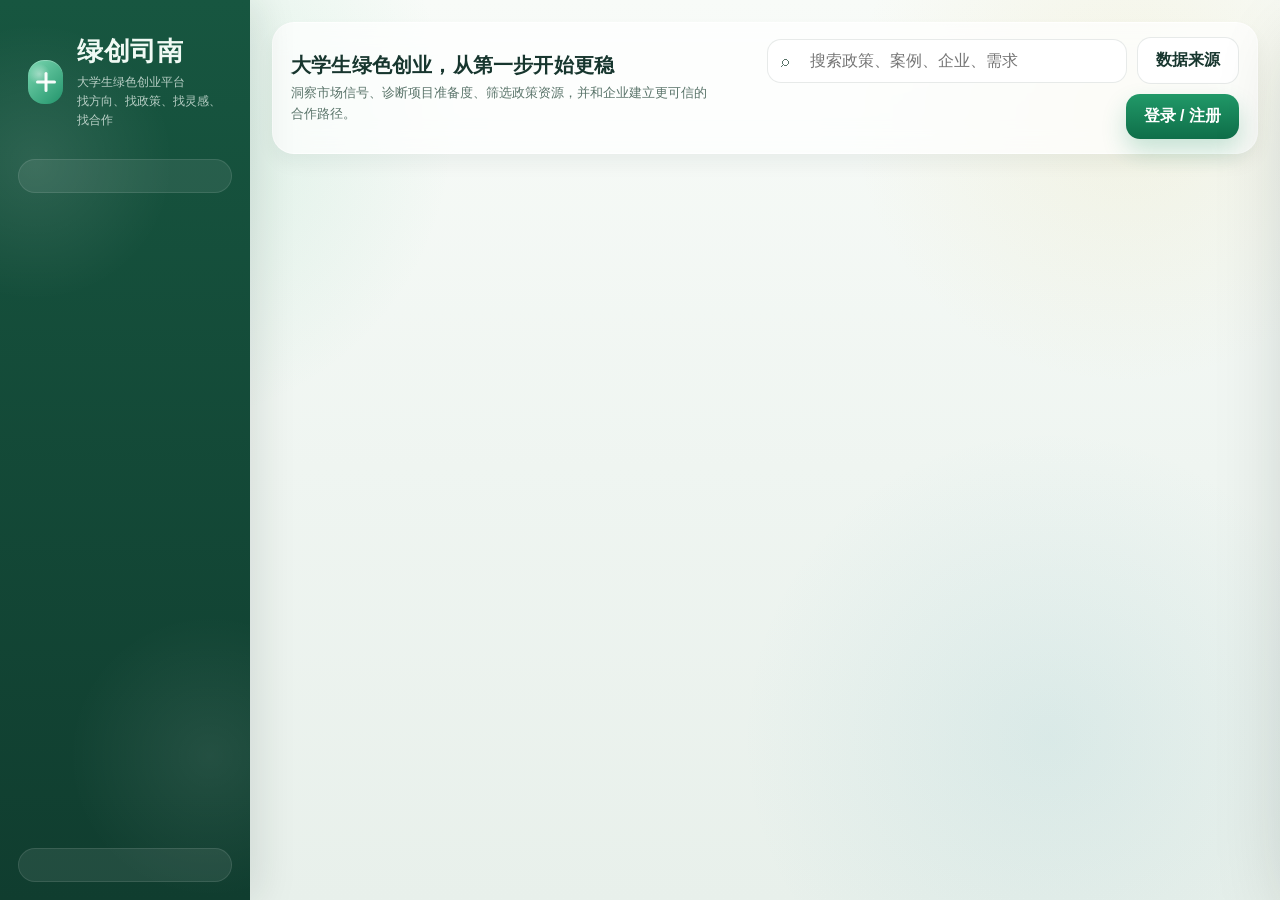
<file: 绿创司南.html>
<!DOCTYPE html>
<html lang="zh-CN">
<head>
  <meta charset="UTF-8" />
  <meta name="viewport" content="width=device-width, initial-scale=1.0" />
  <title>绿创司南｜大学生绿色创业平台</title>
  <style>
    :root {
      --bg: #f3f7f4;
      --bg-soft: #edf4ef;
      --panel: rgba(255, 255, 255, 0.84);
      --panel-strong: rgba(255, 255, 255, 0.95);
      --panel-muted: rgba(243, 248, 244, 0.94);
      --text: #17362e;
      --text-soft: #5a746a;
      --line: rgba(23, 54, 46, 0.1);
      --line-strong: rgba(23, 54, 46, 0.18);
      --primary: #188e61;
      --primary-strong: #0f704b;
      --primary-soft: rgba(24, 142, 97, 0.12);
      --accent: #d8a545;
      --accent-soft: rgba(216, 165, 69, 0.15);
      --cyan: #1f8ca2;
      --cyan-soft: rgba(31, 140, 162, 0.14);
      --good: #1f9968;
      --warn: #b98321;
      --bad: #b65d5d;
      --shadow-lg: 0 26px 64px rgba(16, 45, 37, 0.08);
      --shadow-md: 0 16px 30px rgba(16, 45, 37, 0.06);
      --shadow-sm: 0 10px 18px rgba(16, 45, 37, 0.05);
      --radius-xl: 28px;
      --radius-lg: 22px;
      --radius-md: 16px;
      --radius-sm: 12px;
      --sidebar-width: 250px;
      --max-width: 1600px;
    }
    * {
      box-sizing: border-box;
    }
    html,
    body {
      margin: 0;
      min-height: 100%;
      font-family: "Noto Sans SC", "PingFang SC", "Microsoft YaHei", sans-serif;
      color: var(--text);
      background:
        radial-gradient(circle at 12% 14%, rgba(92, 195, 148, 0.18), transparent 22%),
        radial-gradient(circle at 88% 12%, rgba(221, 202, 115, 0.14), transparent 20%),
        radial-gradient(circle at 82% 82%, rgba(67, 159, 177, 0.1), transparent 24%),
        linear-gradient(180deg, #f8fbf8 0%, #eff5f1 52%, #e8f0eb 100%);
    }
    body {
      overflow-x: hidden;
    }
    button,
    input,
    select,
    textarea {
      font: inherit;
    }
    button {
      border: 0;
      cursor: pointer;
    }
    a {
      color: inherit;
      text-decoration: none;
    }
    strong {
      font-weight: 800;
    }
    .app-shell {
      max-width: var(--max-width);
      margin: 0 auto;
      display: grid;
      grid-template-columns: var(--sidebar-width) minmax(0, 1fr);
      min-height: 100vh;
      position: relative;
    }
    .sidebar {
      position: sticky;
      top: 0;
      height: 100vh;
      z-index: 20;
      padding: 22px 18px 18px;
      color: #f0faf4;
      background:
        radial-gradient(circle at 14% 18%, rgba(255, 255, 255, 0.1), transparent 18%),
        radial-gradient(circle at 84% 84%, rgba(255, 255, 255, 0.08), transparent 18%),
        linear-gradient(180deg, #175640 0%, #103d2f 100%);
      box-shadow: 10px 0 36px rgba(12, 37, 29, 0.1);
    }
    .brand {
      display: flex;
      align-items: center;
      gap: 14px;
      padding: 12px 10px 18px;
      margin-bottom: 10px;
    }
    .brand-mark {
      width: 44px;
      height: 44px;
      border-radius: 16px;
      position: relative;
      background:
        radial-gradient(circle at 32% 32%, rgba(255, 255, 255, 0.42), transparent 28%),
        linear-gradient(135deg, #7bd7b1, #22946b);
      box-shadow: inset 0 1px 0 rgba(255, 255, 255, 0.28);
    }
    .brand-mark::before,
    .brand-mark::after {
      content: "";
      position: absolute;
      background: rgba(255, 255, 255, 0.95);
      border-radius: 999px;
      left: 50%;
      top: 50%;
      transform: translate(-50%, -50%);
    }
    .brand-mark::before {
      width: 20px;
      height: 3px;
    }
    .brand-mark::after {
      width: 3px;
      height: 20px;
    }
    .brand-copy strong {
      display: block;
      font-size: 26px;
      letter-spacing: 0.02em;
    }
    .brand-copy span {
      display: block;
      margin-top: 4px;
      font-size: 12px;
      line-height: 1.6;
      color: rgba(240, 250, 244, 0.74);
    }
    .profile-card {
      padding: 16px;
      border-radius: 20px;
      background: rgba(255, 255, 255, 0.08);
      border: 1px solid rgba(255, 255, 255, 0.1);
      margin: 4px 0 14px;
    }
    .profile-card.empty {
      background: rgba(255, 255, 255, 0.06);
    }
    .profile-card .role {
      display: inline-flex;
      align-items: center;
      justify-content: center;
      padding: 6px 10px;
      border-radius: 999px;
      background: rgba(255, 255, 255, 0.12);
      color: rgba(240, 250, 244, 0.88);
      font-size: 12px;
      font-weight: 800;
      margin-bottom: 10px;
    }
    .profile-card strong {
      display: block;
      font-size: 16px;
      line-height: 1.4;
    }
    .profile-card p {
      margin: 8px 0 0;
      color: rgba(240, 250, 244, 0.74);
      font-size: 12px;
      line-height: 1.75;
    }
    .profile-card .actions {
      display: flex;
      gap: 8px;
      flex-wrap: wrap;
      margin-top: 12px;
    }
    .nav-list {
      display: grid;
      gap: 8px;
      margin-top: 12px;
    }
    .nav-btn {
      display: flex;
      align-items: center;
      gap: 12px;
      width: 100%;
      padding: 12px 14px;
      border-radius: 16px;
      background: transparent;
      color: rgba(240, 250, 244, 0.88);
      text-align: left;
      transition: transform 0.18s ease, background 0.18s ease;
    }
    .nav-btn:hover,
    .nav-btn.active {
      background: rgba(255, 255, 255, 0.12);
      transform: translateX(2px);
    }
    .nav-btn .icon {
      width: 18px;
      text-align: center;
      opacity: 0.95;
    }
    .nav-btn b {
      font-size: 15px;
    }
    .nav-btn small {
      display: block;
      margin-top: 2px;
      font-size: 11px;
      color: rgba(240, 250, 244, 0.62);
    }
    .sidebar-foot {
      position: absolute;
      left: 18px;
      right: 18px;
      bottom: 18px;
      padding: 16px;
      border-radius: 18px;
      background: rgba(255, 255, 255, 0.08);
      border: 1px solid rgba(255, 255, 255, 0.1);
      color: rgba(240, 250, 244, 0.76);
      font-size: 12px;
      line-height: 1.75;
    }
    .main {
      min-width: 0;
      padding: 22px 22px 36px;
    }
    .topbar {
      position: sticky;
      top: 0;
      z-index: 10;
      display: flex;
      align-items: center;
      justify-content: space-between;
      gap: 16px;
      margin-bottom: 18px;
      padding: 14px 18px;
      border-radius: 22px;
      background: rgba(255, 255, 255, 0.72);
      border: 1px solid rgba(255, 255, 255, 0.7);
      box-shadow: var(--shadow-sm);
      backdrop-filter: blur(14px);
    }
    .topbar-title strong {
      display: block;
      font-size: 20px;
      letter-spacing: 0.01em;
    }
    .topbar-title span {
      display: block;
      margin-top: 4px;
      color: var(--text-soft);
      font-size: 13px;
      line-height: 1.6;
    }
    .topbar-actions {
      display: flex;
      align-items: center;
      gap: 10px;
      flex-wrap: wrap;
      justify-content: flex-end;
    }
    .search-wrap {
      position: relative;
      min-width: min(360px, 48vw);
    }
    .search-input {
      width: 100%;
      padding: 12px 14px 12px 42px;
      border-radius: 14px;
      border: 1px solid var(--line);
      background: rgba(255, 255, 255, 0.96);
      color: var(--text);
      outline: none;
      box-shadow: inset 0 1px 0 rgba(255, 255, 255, 0.6);
    }
    .search-input:focus {
      border-color: rgba(24, 142, 97, 0.34);
      box-shadow: 0 0 0 4px rgba(24, 142, 97, 0.08);
    }
    .search-wrap::before {
      content: "⌕";
      position: absolute;
      left: 14px;
      top: 50%;
      transform: translateY(-50%);
      color: var(--text-soft);
      font-size: 16px;
    }
    .search-dropdown {
      position: absolute;
      left: 0;
      right: 0;
      top: calc(100% + 8px);
      padding: 10px;
      border-radius: 18px;
      background: rgba(255, 255, 255, 0.98);
      border: 1px solid rgba(255, 255, 255, 0.72);
      box-shadow: var(--shadow-lg);
      opacity: 0;
      pointer-events: none;
      transform: translateY(6px);
      transition: opacity 0.16s ease, transform 0.16s ease;
      max-height: 420px;
      overflow: auto;
      z-index: 12;
    }
    .search-dropdown.show {
      opacity: 1;
      pointer-events: auto;
      transform: translateY(0);
    }
    .search-section {
      padding: 8px;
    }
    .search-section + .search-section {
      border-top: 1px solid rgba(23, 54, 46, 0.07);
    }
    .search-section h5 {
      margin: 0 0 10px;
      font-size: 12px;
      color: var(--text-soft);
      letter-spacing: 0.05em;
      text-transform: uppercase;
    }
    .search-item {
      display: flex;
      gap: 12px;
      padding: 12px;
      border-radius: 14px;
      transition: background 0.16s ease;
    }
    .search-item:hover {
      background: rgba(24, 142, 97, 0.06);
    }
    .search-item .dot {
      width: 10px;
      height: 10px;
      border-radius: 50%;
      margin-top: 6px;
      flex: 0 0 auto;
      background: var(--primary);
    }
    .search-item .title {
      font-size: 14px;
      font-weight: 700;
      line-height: 1.6;
    }
    .search-item .meta {
      color: var(--text-soft);
      font-size: 12px;
      line-height: 1.7;
      margin-top: 4px;
    }
    .btn {
      display: inline-flex;
      align-items: center;
      justify-content: center;
      gap: 8px;
      padding: 12px 18px;
      border-radius: 14px;
      font-weight: 700;
      transition: transform 0.18s ease, box-shadow 0.18s ease, background 0.18s ease;
    }
    .btn:hover {
      transform: translateY(-1px);
    }
    .btn.primary {
      color: #fff;
      background: linear-gradient(180deg, #219968, #0f6e49);
      box-shadow: 0 12px 24px rgba(24, 142, 97, 0.24);
    }
    .btn.secondary {
      color: var(--text);
      background: rgba(255, 255, 255, 0.95);
      border: 1px solid var(--line);
    }
    .btn.ghost {
      color: var(--primary-strong);
      background: rgba(24, 142, 97, 0.08);
    }
    .btn.cyan {
      color: var(--cyan);
      background: rgba(31, 140, 162, 0.08);
    }
    .btn.tiny {
      padding: 8px 12px;
      font-size: 12px;
      border-radius: 10px;
    }
    .role-badge,
    .tag,
    .chip,
    .mini-pill,
    .badge {
      display: inline-flex;
      align-items: center;
      justify-content: center;
      padding: 7px 10px;
      border-radius: 999px;
      font-size: 12px;
      font-weight: 800;
      white-space: nowrap;
    }
    .role-badge,
    .mini-pill,
    .tag,
    .chip {
      color: #38554c;
      background: rgba(255, 255, 255, 0.92);
      border: 1px solid var(--line);
    }
    .chip {
      cursor: pointer;
      transition: background 0.16s ease, color 0.16s ease, border-color 0.16s ease;
    }
    .chip.active {
      color: #fff;
      background: var(--primary);
      border-color: var(--primary);
    }
    .badge.good {
      color: var(--good);
      background: rgba(31, 153, 104, 0.14);
    }
    .badge.warn {
      color: #8c6520;
      background: rgba(216, 165, 69, 0.16);
    }
    .badge.soft {
      color: #405f55;
      background: rgba(23, 54, 46, 0.08);
    }
    .page {
      display: none;
      animation: fadeIn 0.28s ease;
    }
    .page.active {
      display: block;
    }
    @keyframes fadeIn {
      from {
        opacity: 0;
        transform: translateY(8px);
      }
      to {
        opacity: 1;
        transform: translateY(0);
      }
    }
    .hero,
    .panel,
    .card,
    .metric-card,
    .module-card,
    .insight-card,
    .detail-card,
    .policy-card,
    .case-card,
    .company-card,
    .demand-card,
    .task-card,
    .timeline-card,
    .table-card,
    .trust-card,
    .workspace-card {
      border-radius: var(--radius-lg);
      background: var(--panel-strong);
      border: 1px solid var(--line);
      box-shadow: var(--shadow-md);
    }
    .hero {
      position: relative;
      overflow: hidden;
      padding: 28px;
      display: grid;
      gap: 20px;
      grid-template-columns: minmax(0, 1.2fr) minmax(320px, 0.84fr);
      background:
        radial-gradient(circle at 88% 18%, rgba(24, 142, 97, 0.12), transparent 20%),
        radial-gradient(circle at 10% 80%, rgba(216, 165, 69, 0.12), transparent 18%),
        linear-gradient(135deg, rgba(255, 255, 255, 0.95), rgba(239, 247, 242, 0.92));
    }
    .hero .eyebrow {
      display: inline-flex;
      align-items: center;
      gap: 8px;
      padding: 8px 12px;
      border-radius: 999px;
      background: rgba(24, 142, 97, 0.1);
      color: var(--primary-strong);
      font-size: 12px;
      font-weight: 800;
      letter-spacing: 0.06em;
      text-transform: uppercase;
    }
    .hero h1 {
      margin: 16px 0 10px;
      font-size: 56px;
      line-height: 1.04;
      letter-spacing: -0.02em;
    }
    .hero h2 {
      margin: 0;
      font-size: 23px;
      line-height: 1.55;
      color: #2e5147;
      font-weight: 700;
    }
    .hero p {
      margin: 16px 0 0;
      color: var(--text-soft);
      font-size: 15px;
      line-height: 1.9;
      max-width: 760px;
    }
    .hero-actions {
      display: flex;
      flex-wrap: wrap;
      gap: 12px;
      margin-top: 24px;
    }
    .hero-side {
      display: grid;
      gap: 14px;
      align-content: start;
    }
    .metric-card {
      padding: 18px 20px;
      background:
        radial-gradient(circle at 86% 16%, rgba(31, 140, 162, 0.1), transparent 18%),
        linear-gradient(180deg, rgba(255, 255, 255, 0.98), rgba(244, 248, 245, 0.96));
    }
    .metric-card .label {
      color: var(--text-soft);
      font-size: 13px;
      font-weight: 700;
    }
    .metric-card strong {
      display: block;
      margin: 12px 0 8px;
      font-size: 34px;
      line-height: 1;
      color: var(--primary-strong);
    }
    .metric-card p {
      margin: 0;
      color: var(--text-soft);
      font-size: 13px;
      line-height: 1.75;
    }
    .page-shell {
      display: grid;
      gap: 18px;
    }
    .section-head {
      display: flex;
      align-items: flex-end;
      justify-content: space-between;
      gap: 16px;
      margin-top: 6px;
    }
    .section-head h3 {
      margin: 0;
      font-size: 28px;
      line-height: 1.25;
    }
    .section-head p {
      margin: 8px 0 0;
      color: var(--text-soft);
      line-height: 1.8;
      max-width: 760px;
    }
    .grid-2,
    .grid-3,
    .grid-4,
    .page-grid,
    .chart-grid,
    .cards-grid {
      display: grid;
      gap: 16px;
    }
    .grid-2,
    .page-grid {
      grid-template-columns: repeat(2, minmax(0, 1fr));
    }
    .grid-3 {
      grid-template-columns: repeat(3, minmax(0, 1fr));
    }
    .grid-4,
    .cards-grid {
      grid-template-columns: repeat(4, minmax(0, 1fr));
    }
    .panel,
    .table-card,
    .workspace-card {
      padding: 20px;
    }
    .module-card,
    .detail-card,
    .trust-card,
    .task-card {
      padding: 20px;
    }
    .module-card .icon,
    .detail-card .icon,
    .trust-card .icon,
    .task-card .icon {
      width: 42px;
      height: 42px;
      display: inline-flex;
      align-items: center;
      justify-content: center;
      border-radius: 14px;
      background: linear-gradient(135deg, #7fd9b5, #24936a);
      color: #fff;
      margin-bottom: 14px;
      box-shadow: 0 12px 20px rgba(36, 147, 106, 0.2);
    }
    .module-card p,
    .detail-card p,
    .trust-card p,
    .panel p,
    .workspace-card p,
    .table-card p {
      color: var(--text-soft);
      line-height: 1.8;
      margin: 0;
    }
    .card-title {
      margin: 0 0 10px;
      font-size: 22px;
      line-height: 1.4;
    }
    .toolbar {
      display: flex;
      gap: 12px;
      flex-wrap: wrap;
      padding: 18px;
      border-radius: 20px;
      background: rgba(255, 255, 255, 0.9);
      border: 1px solid var(--line);
      box-shadow: var(--shadow-sm);
    }
    .field {
      display: grid;
      gap: 8px;
      min-width: 180px;
      flex: 1;
    }
    .field label {
      font-size: 12px;
      font-weight: 800;
      color: #35554d;
      text-transform: uppercase;
      letter-spacing: 0.04em;
    }
    .input,
    .select,
    .textarea {
      width: 100%;
      padding: 13px 14px;
      border-radius: 14px;
      border: 1px solid rgba(23, 54, 46, 0.14);
      background: rgba(255, 255, 255, 0.98);
      color: var(--text);
      outline: none;
      transition: border-color 0.16s ease, box-shadow 0.16s ease;
    }
    .input:focus,
    .select:focus,
    .textarea:focus {
      border-color: rgba(24, 142, 97, 0.34);
      box-shadow: 0 0 0 4px rgba(24, 142, 97, 0.08);
    }
    .textarea {
      min-height: 112px;
      resize: vertical;
    }
    .chip-row,
    .tag-row,
    .meta-row,
    .action-row,
    .mini-grid {
      display: flex;
      flex-wrap: wrap;
      gap: 8px;
    }
    .mini-grid {
      gap: 12px;
    }
    .stat-strip {
      display: grid;
      grid-template-columns: repeat(4, minmax(0, 1fr));
      gap: 12px;
    }
    .stat-pill {
      padding: 14px 16px;
      border-radius: 16px;
      background: rgba(244, 249, 245, 0.95);
      border: 1px solid rgba(23, 54, 46, 0.08);
    }
    .stat-pill span {
      display: block;
      font-size: 12px;
      color: var(--text-soft);
      font-weight: 700;
    }
    .stat-pill strong {
      display: block;
      margin-top: 6px;
      font-size: 28px;
      color: var(--primary-strong);
      line-height: 1;
    }
    .chart-card,
    .list-card {
      padding: 20px;
      border-radius: var(--radius-lg);
      background: var(--panel-strong);
      border: 1px solid var(--line);
      box-shadow: var(--shadow-sm);
    }
    .chart-head {
      display: flex;
      align-items: flex-start;
      justify-content: space-between;
      gap: 16px;
      margin-bottom: 16px;
    }
    .chart-head h4 {
      margin: 0 0 6px;
      font-size: 20px;
    }
    .chart-head p {
      margin: 0;
      color: var(--text-soft);
      line-height: 1.8;
      font-size: 13px;
    }
    .bar-list {
      display: grid;
      gap: 12px;
    }
    .bar-item {
      display: grid;
      grid-template-columns: 142px 1fr 58px;
      gap: 12px;
      align-items: center;
      font-size: 13px;
      color: #38574e;
      font-weight: 700;
    }
    .bar-track {
      position: relative;
      height: 14px;
      border-radius: 999px;
      background: #ebf3ee;
      overflow: hidden;
    }
    .bar-fill {
      position: absolute;
      inset: 0 auto 0 0;
      border-radius: 999px;
      background: linear-gradient(90deg, #74d4b0, #1d8d63);
    }
    .bar-fill.accent {
      background: linear-gradient(90deg, #f2cc75, #d7a141);
    }
    .bar-fill.cyan {
      background: linear-gradient(90deg, #7fc7d6, #238ca0);
    }
    .heat-grid {
      display: grid;
      grid-template-columns: repeat(3, minmax(0, 1fr));
      gap: 14px;
    }
    .heat-card {
      padding: 18px;
      border-radius: 20px;
      border: 1px solid var(--line);
      background:
        radial-gradient(circle at 88% 18%, rgba(31, 140, 162, 0.12), transparent 18%),
        linear-gradient(180deg, rgba(255, 255, 255, 0.98), rgba(244, 249, 246, 0.94));
      box-shadow: var(--shadow-sm);
    }
    .heat-card h4 {
      margin: 12px 0 4px;
      font-size: 28px;
      line-height: 1;
    }
    .heat-card p {
      margin: 0;
      color: var(--text-soft);
      font-size: 13px;
      line-height: 1.75;
    }
    .score-panel {
      display: grid;
      grid-template-columns: 190px minmax(0, 1fr);
      gap: 18px;
      padding: 20px;
      border-radius: 22px;
      border: 1px solid var(--line);
      background:
        radial-gradient(circle at 18% 20%, rgba(127, 217, 181, 0.16), transparent 28%),
        linear-gradient(180deg, rgba(247, 251, 248, 0.98), rgba(255, 255, 255, 0.96));
    }
    .score-ring {
      width: 160px;
      height: 160px;
      margin: 0 auto;
      border-radius: 50%;
      background: conic-gradient(var(--primary) 0 var(--angle), #dceddf var(--angle) 360deg);
      position: relative;
    }
    .score-ring::after {
      content: "";
      position: absolute;
      inset: 16px;
      border-radius: 50%;
      background: #fff;
      box-shadow: inset 0 0 0 1px rgba(23, 54, 46, 0.06);
    }
    .score-core {
      position: absolute;
      inset: 16px;
      z-index: 1;
      display: flex;
      flex-direction: column;
      align-items: center;
      justify-content: center;
      gap: 4px;
    }
    .score-core strong {
      font-size: 46px;
      line-height: 1;
      color: var(--primary-strong);
    }
    .score-core span {
      color: var(--text-soft);
      font-size: 13px;
      font-weight: 700;
    }
    .score-grid {
      display: grid;
      gap: 12px;
    }
    .score-kpi {
      padding: 14px 16px;
      border-radius: 16px;
      background: rgba(245, 250, 247, 0.92);
      border: 1px solid rgba(23, 54, 46, 0.08);
    }
    .score-kpi strong {
      display: block;
      font-size: 15px;
      margin-bottom: 6px;
    }
    .score-kpi p {
      margin: 0;
      font-size: 13px;
      line-height: 1.75;
      color: var(--text-soft);
    }
    .explain-list,
    .task-list,
    .timeline {
      display: grid;
      gap: 12px;
    }
    .explain-item,
    .task-item,
    .timeline-item {
      padding: 14px 16px;
      border-radius: 16px;
      background: rgba(246, 250, 247, 0.92);
      border: 1px solid rgba(23, 54, 46, 0.08);
    }
    .explain-item strong,
    .task-item strong,
    .timeline-item strong {
      display: block;
      margin-bottom: 6px;
      font-size: 15px;
    }
    .explain-item p,
    .task-item p,
    .timeline-item p {
      margin: 0;
      color: var(--text-soft);
      font-size: 13px;
      line-height: 1.8;
    }
    .policy-card,
    .case-card,
    .company-card,
    .demand-card {
      position: relative;
      overflow: hidden;
      padding: 18px;
      border-radius: var(--radius-lg);
      background: var(--panel-strong);
      border: 1px solid var(--line);
      box-shadow: var(--shadow-sm);
      display: grid;
      gap: 12px;
    }
    .policy-card::after,
    .case-card::after,
    .company-card::after,
    .demand-card::after {
      content: "";
      position: absolute;
      width: 160px;
      height: 160px;
      right: -44px;
      bottom: -66px;
      border-radius: 50%;
      background: rgba(24, 142, 97, 0.08);
      pointer-events: none;
    }
    .card-top {
      display: flex;
      gap: 12px;
      align-items: flex-start;
      justify-content: space-between;
    }
    .card-top h4 {
      margin: 0 0 8px;
      font-size: 21px;
      line-height: 1.45;
      padding-right: 14px;
    }
    .card-top .sub {
      color: var(--text-soft);
      font-size: 13px;
      line-height: 1.7;
    }
    .card-note {
      padding: 12px 14px;
      border-radius: 14px;
      background: rgba(250, 246, 232, 0.95);
      border: 1px solid rgba(216, 165, 69, 0.18);
      color: #6e5924;
      font-size: 13px;
      line-height: 1.75;
      font-weight: 700;
    }
    .card-desc {
      color: var(--text-soft);
      font-size: 13px;
      line-height: 1.82;
      min-height: 66px;
    }
    .card-foot {
      display: flex;
      flex-wrap: wrap;
      gap: 10px;
      align-items: center;
      justify-content: space-between;
    }
    .score-line {
      color: #345f51;
      font-size: 13px;
      font-weight: 800;
      display: inline-flex;
      align-items: center;
      gap: 8px;
    }
    .score-line::before {
      content: "";
      width: 8px;
      height: 8px;
      border-radius: 50%;
      background: var(--good);
    }
    .list-grid {
      display: grid;
      gap: 16px;
      grid-template-columns: repeat(2, minmax(0, 1fr));
    }
    .empty {
      padding: 32px 22px;
      text-align: center;
      color: var(--text-soft);
      border-radius: 20px;
      border: 1px dashed rgba(23, 54, 46, 0.18);
      background: rgba(255, 255, 255, 0.76);
    }
    .table {
      width: 100%;
      border-collapse: collapse;
      border-radius: 18px;
      overflow: hidden;
    }
    .table th,
    .table td {
      padding: 14px 12px;
      border-bottom: 1px solid rgba(23, 54, 46, 0.08);
      text-align: left;
      vertical-align: top;
      font-size: 13px;
      line-height: 1.7;
    }
    .table th {
      background: rgba(244, 249, 246, 0.95);
      color: #38584f;
      font-size: 12px;
      text-transform: uppercase;
      letter-spacing: 0.05em;
    }
    .table tr:last-child td {
      border-bottom: 0;
    }
    .workspace-stats {
      display: grid;
      grid-template-columns: repeat(4, minmax(0, 1fr));
      gap: 12px;
    }
    .workspace-stat {
      padding: 16px;
      border-radius: 18px;
      background: rgba(245, 250, 247, 0.94);
      border: 1px solid rgba(23, 54, 46, 0.08);
    }
    .workspace-stat span {
      display: block;
      color: var(--text-soft);
      font-size: 12px;
      font-weight: 700;
    }
    .workspace-stat strong {
      display: block;
      margin-top: 6px;
      font-size: 30px;
      line-height: 1;
      color: var(--primary-strong);
    }
    .tab-row {
      display: flex;
      gap: 10px;
      flex-wrap: wrap;
      margin-bottom: 14px;
    }
    .tab {
      display: inline-flex;
      align-items: center;
      justify-content: center;
      padding: 10px 14px;
      border-radius: 999px;
      background: rgba(255, 255, 255, 0.95);
      border: 1px solid var(--line);
      color: #395a50;
      font-size: 13px;
      font-weight: 800;
      transition: background 0.16s ease, color 0.16s ease, border-color 0.16s ease;
    }
    .tab.active {
      color: #fff;
      background: var(--primary);
      border-color: var(--primary);
    }
    .modal-backdrop,
    .drawer-backdrop {
      position: fixed;
      inset: 0;
      background: rgba(8, 25, 20, 0.4);
      opacity: 0;
      pointer-events: none;
      transition: opacity 0.18s ease;
      z-index: 40;
    }
    .modal-backdrop.show,
    .drawer-backdrop.show {
      opacity: 1;
      pointer-events: auto;
    }
    .modal {
      position: fixed;
      left: 50%;
      top: 50%;
      transform: translate(-50%, -50%) scale(0.96);
      width: min(720px, calc(100vw - 28px));
      max-height: calc(100vh - 32px);
      overflow: auto;
      padding: 20px;
      border-radius: 26px;
      background: rgba(255, 255, 255, 0.98);
      border: 1px solid rgba(255, 255, 255, 0.72);
      box-shadow: 0 30px 86px rgba(8, 25, 20, 0.24);
      opacity: 0;
      pointer-events: none;
      transition: opacity 0.18s ease, transform 0.18s ease;
      z-index: 41;
      backdrop-filter: blur(14px);
    }
    .modal.show {
      opacity: 1;
      pointer-events: auto;
      transform: translate(-50%, -50%) scale(1);
    }
    .modal-head,
    .drawer-head {
      display: flex;
      align-items: flex-start;
      justify-content: space-between;
      gap: 12px;
      margin-bottom: 14px;
    }
    .modal-head h3,
    .drawer-head h3 {
      margin: 0 0 6px;
    }
    .modal-head p,
    .drawer-head p {
      margin: 0;
      color: var(--text-soft);
      line-height: 1.7;
      font-size: 13px;
    }
    .auth-grid {
      display: grid;
      grid-template-columns: minmax(0, 0.88fr) minmax(0, 1.12fr);
      gap: 16px;
    }
    .auth-side,
    .auth-main {
      padding: 18px;
      border-radius: 20px;
      background: rgba(245, 250, 247, 0.92);
      border: 1px solid rgba(23, 54, 46, 0.08);
    }
    .auth-side {
      background:
        radial-gradient(circle at 84% 18%, rgba(24, 142, 97, 0.12), transparent 24%),
        linear-gradient(180deg, rgba(245, 250, 247, 0.96), rgba(255, 255, 255, 0.92));
    }
    .demo-login-list {
      display: grid;
      gap: 10px;
      margin-top: 14px;
    }
    .demo-card {
      padding: 14px;
      border-radius: 16px;
      background: rgba(255, 255, 255, 0.96);
      border: 1px solid rgba(23, 54, 46, 0.08);
      cursor: pointer;
      transition: transform 0.16s ease, box-shadow 0.16s ease;
    }
    .demo-card:hover {
      transform: translateY(-1px);
      box-shadow: var(--shadow-sm);
    }
    .demo-card strong {
      display: block;
      font-size: 15px;
      margin-bottom: 6px;
    }
    .demo-card span {
      display: block;
      color: var(--text-soft);
      font-size: 12px;
      line-height: 1.75;
    }
    .drawer {
      position: fixed;
      top: 16px;
      right: 16px;
      bottom: 16px;
      width: min(480px, calc(100vw - 32px));
      padding: 18px;
      border-radius: 26px;
      background: rgba(255, 255, 255, 0.98);
      border: 1px solid rgba(255, 255, 255, 0.72);
      box-shadow: 0 30px 86px rgba(8, 25, 20, 0.24);
      backdrop-filter: blur(14px);
      transform: translateX(108%);
      transition: transform 0.2s ease;
      z-index: 41;
      display: grid;
      grid-template-rows: auto auto 1fr auto;
      gap: 14px;
    }
    .drawer.show {
      transform: translateX(0);
    }
    .drawer-body {
      overflow: auto;
      padding-right: 2px;
    }
    .message-box {
      padding: 14px;
      border-radius: 16px;
      background: rgba(245, 249, 246, 0.95);
      border: 1px solid rgba(23, 54, 46, 0.08);
      color: var(--text-soft);
      font-size: 13px;
      line-height: 1.82;
      white-space: pre-wrap;
    }
    .toast {
      position: fixed;
      right: 22px;
      bottom: 22px;
      z-index: 45;
      padding: 12px 16px;
      border-radius: 14px;
      color: #fff;
      background: rgba(12, 70, 51, 0.96);
      box-shadow: 0 20px 36px rgba(8, 25, 20, 0.24);
      font-size: 13px;
      font-weight: 700;
      opacity: 0;
      transform: translateY(10px);
      pointer-events: none;
      transition: opacity 0.18s ease, transform 0.18s ease;
    }
    .toast.show {
      opacity: 1;
      transform: translateY(0);
    }
    .mobile-nav {
      display: none;
      gap: 10px;
      overflow: auto;
      margin-bottom: 12px;
    }
    .auth-required {
      padding: 26px 20px;
      border-radius: 20px;
      background: rgba(255, 255, 255, 0.88);
      border: 1px dashed rgba(23, 54, 46, 0.18);
      text-align: center;
    }
    .auth-required h4 {
      margin: 0 0 8px;
      font-size: 22px;
    }
    .auth-required p {
      margin: 0;
      color: var(--text-soft);
      line-height: 1.8;
    }
    @media (max-width: 1360px) {
      .hero,
      .grid-4,
      .cards-grid,
      .heat-grid,
      .workspace-stats,
      .stat-strip,
      .list-grid,
      .grid-3,
      .page-grid {
        grid-template-columns: 1fr;
      }
      .auth-grid {
        grid-template-columns: 1fr;
      }
    }
    @media (max-width: 1100px) {
      .app-shell {
        grid-template-columns: 1fr;
      }
      .sidebar {
        display: none;
      }
      .mobile-nav {
        display: flex;
      }
    }
    @media (max-width: 820px) {
      .main {
        padding: 14px 14px 24px;
      }
      .topbar {
        padding: 12px 14px;
        flex-direction: column;
        align-items: stretch;
      }
      .topbar-actions {
        width: 100%;
        justify-content: flex-start;
      }
      .search-wrap {
        min-width: 0;
        width: 100%;
      }
      .hero,
      .chart-card,
      .list-card,
      .panel,
      .module-card,
      .detail-card,
      .trust-card,
      .workspace-card,
      .task-card {
        padding: 16px;
      }
      .hero h1 {
        font-size: 42px;
      }
      .score-panel {
        grid-template-columns: 1fr;
      }
      .bar-item {
        grid-template-columns: 104px 1fr 50px;
      }
      .grid-2,
      .page-grid {
        grid-template-columns: 1fr;
      }
    }
  </style>
</head>
<body>
  <div class="app-shell">
    <aside class="sidebar">
      <div class="brand">
        <div class="brand-mark"></div>
        <div class="brand-copy">
          <strong>绿创司南</strong>
          <span>大学生绿色创业平台<br />找方向、找政策、找灵感、找合作</span>
        </div>
      </div>
      <div class="profile-card" id="sidebarProfileCard"></div>
      <div class="nav-list" id="sideNav"></div>
      <div class="sidebar-foot" id="sidebarFoot"></div>
    </aside>
    <main class="main">
      <header class="topbar">
        <div class="topbar-title">
          <strong id="topbarTitle">大学生绿色创业，从第一步开始更稳</strong>
          <span id="topbarSubtitle">洞察市场信号、诊断项目准备度、筛选政策资源，并和企业建立更可信的合作路径。</span>
        </div>
        <div class="topbar-actions">
          <div class="search-wrap">
            <input class="search-input" id="globalSearch" type="text" placeholder="搜索政策、案例、企业、需求" />
            <div class="search-dropdown" id="searchDropdown"></div>
          </div>
          <button class="btn secondary" id="sourceButton">数据来源</button>
          <button class="btn primary" id="authButton">登录 / 注册</button>
        </div>
      </header>
      <div class="mobile-nav" id="mobileNav"></div>
      <section class="page active" id="page-home"></section>
      <section class="page" id="page-insight"></section>
      <section class="page" id="page-diagnosis"></section>
      <section class="page" id="page-policy"></section>
      <section class="page" id="page-inspiration"></section>
      <section class="page" id="page-collaboration"></section>
      <section class="page" id="page-workspace"></section>
    </main>
  </div>
  <div class="modal-backdrop" id="authBackdrop"></div>
  <div class="modal" id="authModal">
    <div class="modal-head">
      <div>
        <h3 id="authTitle">登录绿创司南</h3>
        <p>登录后可保存项目画像、收藏政策与案例、申请企业需求并持续管理合作进度。</p>
      </div>
      <button class="btn secondary tiny" id="authCloseButton">关闭</button>
    </div>
    <div class="tab-row">
      <button class="tab active" data-auth-mode="login">登录</button>
      <button class="tab" data-auth-mode="register">注册</button>
    </div>
    <div class="auth-grid">
      <div class="auth-side">
        <h4 style="margin:0 0 10px;">体验账号</h4>
        <p style="margin:0;color:var(--text-soft);line-height:1.8;">如果你想直接预览完整功能，可以先用内置的学生或企业体验账号登录。</p>
        <div class="demo-login-list" id="demoLoginList"></div>
      </div>
      <div class="auth-main">
        <div class="field" id="registerRoleField" style="display:none;">
          <label for="authRole">角色</label>
          <select class="select" id="authRole">
            <option value="student">大学生团队</option>
            <option value="enterprise">企业用户</option>
          </select>
        </div>
        <div class="field" id="registerNameField" style="display:none;">
          <label for="authName">名称</label>
          <input class="input" id="authName" type="text" placeholder="团队名称 / 企业名称 / 你的姓名" />
        </div>
        <div class="field" id="registerOrgField" style="display:none;">
          <label for="authOrg">学校或机构</label>
          <input class="input" id="authOrg" type="text" placeholder="例如：广东工业大学 / 某企业创新中心" />
        </div>
        <div class="field">
          <label for="authEmail">邮箱</label>
          <input class="input" id="authEmail" type="email" placeholder="请输入邮箱" />
        </div>
        <div class="field">
          <label for="authPassword">密码</label>
          <input class="input" id="authPassword" type="password" placeholder="请输入密码" />
        </div>
        <div class="action-row">
          <button class="btn primary" id="authSubmitButton">登录</button>
          <button class="btn ghost" id="authSwitchButton">没有账号？去注册</button>
        </div>
      </div>
    </div>
  </div>
  <div class="modal-backdrop" id="demandBackdrop"></div>
  <div class="modal" id="demandModal">
    <div class="modal-head">
      <div>
        <h3>发布企业合作需求</h3>
        <p>发布后会出现在需求大厅中，只有经过企业登录的账号才能创建和管理自己的需求。</p>
      </div>
      <button class="btn secondary tiny" id="demandCloseButton">关闭</button>
    </div>
    <div class="grid-2">
      <div class="field">
        <label for="demandTitle">需求标题</label>
        <input class="input" id="demandTitle" type="text" placeholder="例如：寻找校园低碳运营试点团队" />
      </div>
      <div class="field">
        <label for="demandTrack">目标赛道</label>
        <select class="select" id="demandTrack"></select>
      </div>
      <div class="field">
        <label for="demandRegion">合作地区</label>
        <select class="select" id="demandRegion"></select>
      </div>
      <div class="field">
        <label for="demandMode">合作方式</label>
        <select class="select" id="demandMode">
          <option value="场景试点">场景试点</option>
          <option value="技术共创">技术共创</option>
          <option value="联合开发">联合开发</option>
          <option value="联合路演">联合路演</option>
          <option value="校地协同">校地协同</option>
        </select>
      </div>
    </div>
    <div class="field">
      <label for="demandTech">希望具备的数字能力</label>
      <input class="input" id="demandTech" type="text" placeholder="例如：平台系统 / 数据分析 / AI" />
    </div>
    <div class="field">
      <label for="demandSummary">需求说明</label>
      <textarea class="textarea" id="demandSummary" placeholder="请描述合作场景、希望团队完成的任务以及你能提供的资源。"></textarea>
    </div>
    <div class="action-row">
      <button class="btn primary" id="demandSubmitButton">发布需求</button>
      <button class="btn secondary" id="demandCancelButton">取消</button>
    </div>
  </div>
  <div class="drawer-backdrop" id="drawerBackdrop"></div>
  <aside class="drawer" id="drawer">
    <div class="drawer-head">
      <div>
        <h3 id="drawerTitle">详情</h3>
        <p id="drawerSubtitle"></p>
      </div>
      <button class="btn secondary tiny" id="drawerCloseButton">关闭</button>
    </div>
    <div class="meta-row" id="drawerMeta"></div>
    <div class="drawer-body" id="drawerBody"></div>
    <div class="action-row" id="drawerActions"></div>
  </aside>
  <div class="toast" id="toast"></div>
  <script>
    const DATA = __DATA_JSON__;
  </script>
  <script>
    (() => {
      const STORAGE = {
        accounts: 'green.customer.accounts.v1',
        session: 'green.customer.session.v1',
        appState: 'green.customer.state.v1',
        demands: 'green.customer.demands.v1',
        applications: 'green.customer.applications.v1',
        messages: 'green.customer.messages.v1',
        teams: 'green.customer.teams.v1'
      };
      const NAVS = [
        { id: 'home', label: '首页', icon: '⌂', hint: '今日任务与推荐' },
        { id: 'insight', label: '市场洞察', icon: '◔', hint: '赛道、地区与企业热力' },
        { id: 'diagnosis', label: '项目画像', icon: '✎', hint: '评估准备度与行动建议' },
        { id: 'policy', label: '政策资源', icon: '🧭', hint: '筛选支持与办理路径' },
        { id: 'inspiration', label: '灵感案例', icon: '✦', hint: '数字绿色案例库' },
        { id: 'collaboration', label: '合作大厅', icon: '⇄', hint: '企业匹配与需求申请' },
        { id: 'workspace', label: '我的工作台', icon: '▣', hint: '收藏、申请、消息与任务' }
      ];
      const ROLE_LABEL = {
        guest: '访客',
        student: '大学生团队',
        enterprise: '企业用户'
      };
      const ROLE_HINT = {
        student: '保存项目画像、跟进政策和合作进度',
        enterprise: '发布合作需求、筛选团队并推进试点',
        guest: '登录后可保存你的进度与收藏'
      };
      const DEFAULT_PROFILE = {
        projectName: '校园循环经济与低碳积分平台',
        track: DATA.filters.tracks[1] || DATA.filters.tracks[0] || '固废回收与循环利用',
        region: DATA.filters.regions.includes('广东省') ? '广东省' : (DATA.filters.regions[0] || '上海市'),
        stage: '筹备试点',
        teamSize: '4-6人',
        budget: '5-20万元',
        digitalFocus: DATA.filters.techs.includes('平台系统') ? '平台系统' : (DATA.filters.techs[0] || '平台系统'),
        needs: ['政策申报', '场景试点', '技术共创'],
        goals: ['完成试点', '企业合作', '赛事路演'],
        description: '围绕校园和周边社区的低碳回收、绿色积分、商家联动与数据运营，先做校内验证，再逐步拓展到社区与企业协同场景。'
      };
      const NEED_OPTIONS = ['政策申报', '场景试点', '技术共创', '资金对接', '导师辅导', '品牌传播'];
      const GOAL_OPTIONS = ['完成试点', '企业合作', '赛事路演', '申请补贴', '搭建 MVP', '校地联动'];
      const STAGE_OPTIONS = ['创意验证', '筹备试点', '早期落地', '已有运营'];
      const TEAM_SIZE_OPTIONS = ['1-3人', '4-6人', '7-10人', '10人以上'];
      const BUDGET_OPTIONS = ['5万元以下', '5-20万元', '20-50万元', '50万元以上'];
      const COLLAB_STATUS = ['待沟通', '已发起沟通', '互有意向', '试点协商', '推进合作'];
      const TRACK_TO_PROBLEM = {
        '节能环保装备': ['节能降碳', '固废治理', '生态保护'],
        '固废回收与循环利用': ['固废治理', '生态保护', '节能降碳'],
        '水环境与水处理': ['水资源/水环境', '生态保护'],
        '环保材料': ['生态保护', '节能降碳'],
        '新能源与储能': ['新能源储能', '节能降碳'],
        '农业绿色科技': ['农业与乡村生态', '生态保护'],
        '碳管理与低碳服务': ['节能降碳', '生态保护'],
        '绿色算力与基础设施': ['节能降碳'],
      };
      const TECH_ALIAS = {
        '平台系统': ['平台/系统'],
        '大数据分析': ['大数据/数据分析'],
        '人工智能': ['人工智能'],
        '物联网': ['物联网/传感监测'],
        '智能监测': ['物联网/传感监测', '智能制造/装备'],
        '自动化控制': ['智能制造/装备'],
        '机器视觉': ['人工智能', '智能制造/装备']
      };
      const NEED_SUPPORT_MAP = {
        '政策申报': ['补贴资助', '平台服务', '孵化场地', '贷款贴息'],
        '场景试点': ['孵化场地', '平台服务', '赛事活动'],
        '技术共创': ['平台服务', '培训辅导'],
        '资金对接': ['补贴资助', '贷款贴息', '赛事活动'],
        '导师辅导': ['培训辅导', '平台服务'],
        '品牌传播': ['赛事活动', '招聘岗位']
      };
      const dom = {
        sideNav: document.getElementById('sideNav'),
        mobileNav: document.getElementById('mobileNav'),
        sidebarProfileCard: document.getElementById('sidebarProfileCard'),
        sidebarFoot: document.getElementById('sidebarFoot'),
        topbarTitle: document.getElementById('topbarTitle'),
        topbarSubtitle: document.getElementById('topbarSubtitle'),
        authButton: document.getElementById('authButton'),
        sourceButton: document.getElementById('sourceButton'),
        pages: [...document.querySelectorAll('.page')],
        globalSearch: document.getElementById('globalSearch'),
        searchDropdown: document.getElementById('searchDropdown'),
        authBackdrop: document.getElementById('authBackdrop'),
        authModal: document.getElementById('authModal'),
        authTitle: document.getElementById('authTitle'),
        authCloseButton: document.getElementById('authCloseButton'),
        authSubmitButton: document.getElementById('authSubmitButton'),
        authSwitchButton: document.getElementById('authSwitchButton'),
        authRole: document.getElementById('authRole'),
        authName: document.getElementById('authName'),
        authOrg: document.getElementById('authOrg'),
        authEmail: document.getElementById('authEmail'),
        authPassword: document.getElementById('authPassword'),
        registerRoleField: document.getElementById('registerRoleField'),
        registerNameField: document.getElementById('registerNameField'),
        registerOrgField: document.getElementById('registerOrgField'),
        demoLoginList: document.getElementById('demoLoginList'),
        demandBackdrop: document.getElementById('demandBackdrop'),
        demandModal: document.getElementById('demandModal'),
        demandCloseButton: document.getElementById('demandCloseButton'),
        demandSubmitButton: document.getElementById('demandSubmitButton'),
        demandCancelButton: document.getElementById('demandCancelButton'),
        drawerBackdrop: document.getElementById('drawerBackdrop'),
        drawer: document.getElementById('drawer'),
        drawerTitle: document.getElementById('drawerTitle'),
        drawerSubtitle: document.getElementById('drawerSubtitle'),
        drawerMeta: document.getElementById('drawerMeta'),
        drawerBody: document.getElementById('drawerBody'),
        drawerActions: document.getElementById('drawerActions'),
        drawerCloseButton: document.getElementById('drawerCloseButton'),
        toast: document.getElementById('toast')
      };
      let authMode = 'login';
      const url = new URL(window.location.href);
      let appState = loadAppState();
      const requestedPage = url.searchParams.get('page') || window.location.hash.replace('#', '');
      const initialPage = NAVS.some((item) => item.id === requestedPage) ? requestedPage : (appState.page || 'home');
      seedStorage();
      handleAutoDemoLogin();
      syncStateFromSession();
      renderStaticShell();
      renderAllPages();
      bindEvents();
      switchPage(initialPage);
      function loadJson(key, fallback) {
        try {
          const raw = localStorage.getItem(key);
          return raw ? JSON.parse(raw) : fallback;
        } catch (error) {
          return fallback;
        }
      }
      function saveJson(key, value) {
        localStorage.setItem(key, JSON.stringify(value));
      }
      function deepCopy(value) {
        return JSON.parse(JSON.stringify(value));
      }
      function loadAppState() {
        const fallback = {
          page: 'home',
          profile: deepCopy(DEFAULT_PROFILE),
          policyFilters: { keyword: '', region: '全部', support: '全部', fit: '全部' },
          caseFilters: { keyword: '', problem: '全部', tech: '全部', mode: '数字绿色' },
          companyFilters: { keyword: '', track: '全部', region: '全部', mode: '全部' },
          collabTab: 'match',
          authRequiredHint: '',
          searchOpen: false
        };
        return { ...fallback, ...(loadJson(STORAGE.appState, fallback) || {}) };
      }
      function saveAppState() {
        saveJson(STORAGE.appState, appState);
      }
      function seedStorage() {
        if (!loadJson(STORAGE.accounts, null)) {
          const studentWorkspace = createWorkspaceDefaults('student');
          studentWorkspace.savedPolicies = [];
          studentWorkspace.savedCases = [];
          studentWorkspace.savedCompanies = [];
          studentWorkspace.savedDemands = [];
          const enterpriseWorkspace = createWorkspaceDefaults('enterprise');
          const accounts = [
            {
              id: 'acc-student-demo',
              role: 'student',
              name: '绿创学生体验账号',
              org: '广东工业大学',
              email: 'demo@student.green',
              password: '123456',
              verified: true,
              createdAt: '2026-04-22',
              workspace: studentWorkspace
            },
            {
              id: 'acc-enterprise-demo',
              role: 'enterprise',
              name: '绿创企业体验账号',
              org: '埃睿迪',
              email: 'demo@enterprise.green',
              password: '123456',
              verified: true,
              createdAt: '2026-04-22',
              workspace: enterpriseWorkspace
            }
          ];
          saveJson(STORAGE.accounts, accounts);
        }
        if (!loadJson(STORAGE.demands, null)) {
          const demands = buildSeedDemands();
          saveJson(STORAGE.demands, demands);
        }
        if (!loadJson(STORAGE.applications, null)) {
          saveJson(STORAGE.applications, [
            {
              id: 'apply-demo-1',
              demandId: 'demand-acc-enterprise-demo',
              applicantId: 'acc-student-demo',
              applicantName: '绿创学生体验账号',
              role: 'student',
              status: '已投递',
              createdAt: '2026-04-22 14:36',
              note: '希望围绕校园低碳运营和数据平台共建试点。'
            }
          ]);
        }
        if (!loadJson(STORAGE.messages, null)) {
          saveJson(STORAGE.messages, [
            {
              id: 'msg-demo-1',
              ownerId: 'acc-student-demo',
              counterpart: '埃睿迪',
              type: '企业沟通',
              content: '已向企业发送合作意向，等待对方确认试点沟通时间。',
              time: '今天 09:30',
              status: '未读'
            },
            {
              id: 'msg-demo-2',
              ownerId: 'acc-enterprise-demo',
              counterpart: '绿创学生体验账号',
              type: '需求申请',
              content: '收到新的校园低碳运营试点申请，建议查看项目画像。',
              time: '今天 10:15',
              status: '未读'
            }
          ]);
        }
        if (!loadJson(STORAGE.teams, null)) {
          saveJson(STORAGE.teams, buildSeedTeams());
        }
      }
      function handleAutoDemoLogin() {
        const demoRole = url.searchParams.get('demo');
        const reset = url.searchParams.get('reset');
        if (reset === '1') {
          localStorage.removeItem(STORAGE.session);
          syncStateFromSession();
          return;
        }
        if (demoRole === 'student') {
          saveJson(STORAGE.session, { accountId: 'acc-student-demo' });
        }
        if (demoRole === 'enterprise') {
          saveJson(STORAGE.session, { accountId: 'acc-enterprise-demo' });
        }
      }
      function syncStateFromSession() {
        const user = getCurrentUser();
        if (user && user.role === 'student') {
          appState.profile = deepCopy(user.workspace.profile || DEFAULT_PROFILE);
        }
        saveAppState();
      }
      function createWorkspaceDefaults(role) {
        return {
          profile: deepCopy(DEFAULT_PROFILE),
          savedPolicies: [],
          savedCases: [],
          savedCompanies: [],
          savedDemands: [],
          intents: [],
          tasks: role === 'student' ? [
            { id: 'task-1', title: '完善项目画像', detail: '补充项目简介与当前数字化能力，用于提高匹配解释度。', status: '待完成' },
            { id: 'task-2', title: '筛出首批政策清单', detail: '先保存 2-3 条最适合你的政策与入口。', status: '进行中' },
            { id: 'task-3', title: '锁定一家企业发起沟通', detail: '把合作桥中的首选企业加入意向池并发起联系。', status: '待完成' }
          ] : [
            { id: 'task-e1', title: '发布首条合作需求', detail: '明确你想合作的赛道、场景和资源提供方式。', status: '待完成' },
            { id: 'task-e2', title: '查看推荐团队', detail: '优先联系和你场景相近的高校团队。', status: '待完成' }
          ],
          notes: [],
          unlockedContacts: []
        };
      }
      function getAccounts() {
        return loadJson(STORAGE.accounts, []);
      }
      function saveAccounts(accounts) {
        saveJson(STORAGE.accounts, accounts);
      }
      function getSession() {
        return loadJson(STORAGE.session, null);
      }
      function getCurrentUser() {
        const session = getSession();
        if (!session) return null;
        return getAccounts().find((item) => item.id === session.accountId) || null;
      }
      function updateCurrentUser(mutator) {
        const session = getSession();
        if (!session) return;
        const accounts = getAccounts();
        const index = accounts.findIndex((item) => item.id === session.accountId);
        if (index < 0) return;
        const updated = mutator(deepCopy(accounts[index]));
        accounts[index] = updated;
        saveAccounts(accounts);
      }
      function isStudent() {
        return getCurrentUser()?.role === 'student';
      }
      function isEnterprise() {
        return getCurrentUser()?.role === 'enterprise';
      }
      function currentProfile() {
        const user = getCurrentUser();
        if (user && user.role === 'student') return user.workspace.profile || appState.profile;
        return appState.profile;
      }
      function setCurrentProfile(nextProfile) {
        appState.profile = deepCopy(nextProfile);
        const user = getCurrentUser();
        if (user && user.role === 'student') {
          updateCurrentUser((account) => {
            account.workspace.profile = deepCopy(nextProfile);
            return account;
          });
        }
        saveAppState();
      }
      function getWorkspace() {
        const user = getCurrentUser();
        return user ? user.workspace : null;
      }
      function getSavedIds(key) {
        return getWorkspace()?.[key] || [];
      }
      function toggleSaved(key, id, message) {
        if (!ensureAuth()) return;
        updateCurrentUser((account) => {
          const current = new Set(account.workspace[key] || []);
          if (current.has(id)) current.delete(id);
          else current.add(id);
          account.workspace[key] = [...current];
          return account;
        });
        renderAllPages();
        showToast(message);
      }
      function ensureAuth(hint = '登录后可继续此操作。') {
        if (getCurrentUser()) return true;
        appState.authRequiredHint = hint;
        saveAppState();
        openAuthModal('login');
        return false;
      }
      function readDemands() {
        return loadJson(STORAGE.demands, []);
      }
      function writeDemands(demands) {
        saveJson(STORAGE.demands, demands);
      }
      function readApplications() {
        return loadJson(STORAGE.applications, []);
      }
      function writeApplications(items) {
        saveJson(STORAGE.applications, items);
      }
      function readMessages() {
        return loadJson(STORAGE.messages, []);
      }
      function writeMessages(items) {
        saveJson(STORAGE.messages, items);
      }
      function readTeams() {
        const stored = loadJson(STORAGE.teams, []);
        const accounts = getAccounts().filter((item) => item.role === 'student');
        const userTeams = accounts.map((account) => {
          const profile = account.workspace.profile || DEFAULT_PROFILE;
          return {
            id: `team-${account.id}`,
            ownerId: account.id,
            teamName: account.name,
            school: account.org || '未填写学校',
            projectName: profile.projectName,
            track: profile.track,
            region: profile.region,
            stage: profile.stage,
            techs: [profile.digitalFocus],
            verified: account.verified,
            summary: profile.description,
            goals: profile.goals
          };
        });
        const merged = [...stored];
        userTeams.forEach((team) => {
          const index = merged.findIndex((item) => item.id === team.id);
          if (index >= 0) merged[index] = team;
          else merged.push(team);
        });
        return merged;
      }
      function buildSeedTeams() {
        return DATA.cases
          .filter((item) => item.isDigitalGreen)
          .slice(0, 10)
          .map((item, index) => ({
            id: `seed-team-${index + 1}`,
            teamName: `${item.school || '高校'}绿创团队`,
            school: item.school || '高校团队',
            projectName: item.title,
            track: inferTrackFromCase(item),
            region: '全国',
            stage: index % 2 === 0 ? '创意验证' : '筹备试点',
            techs: item.techTags.slice(0, 2),
            verified: true,
            summary: item.summary || item.inspirationDirection || '围绕数字技术与绿色场景展开的团队项目。',
            goals: ['完成试点', '赛事路演']
          }));
      }
      function buildSeedDemands() {
        const topCompanies = DATA.companies
          .filter((item) => item.infoLevel === '高')
          .slice(0, 12);
        const seeded = topCompanies.map((company, index) => ({
          id: `seed-demand-${company.id}`,
          companyId: company.id,
          ownerId: 'seed',
          companyName: company.name,
          region: company.region,
          track: company.tracks[0] || company.industry,
          mode: company.modes[0] || '场景试点',
          tech: company.techs[0] || '平台系统',
          verified: company.infoLevel === '高',
          title: `${company.name} 寻找 ${company.tracks[0] || company.industry} 方向合作团队`,
          summary: `希望与高校团队围绕 ${company.campusFit[0] || company.offers[0] || '绿色场景验证'} 展开合作，支持方式包括 ${company.offers.slice(0, 2).join('、') || '试点资源对接'}。`,
          supportOffered: company.offers.slice(0, 3),
          expectation: company.needs.slice(0, 2),
          status: '开放申请',
          createdAt: `2026-04-${String(10 + (index % 10)).padStart(2, '0')}`,
          applyCount: 2 + (index % 4)
        }));
        seeded.push({
          id: 'demand-acc-enterprise-demo',
          companyId: 'company-demo-enterprise',
          ownerId: 'acc-enterprise-demo',
          companyName: '绿创企业体验账号',
          region: '广东省',
          track: '固废回收与循环利用',
          mode: '场景试点',
          tech: '平台系统',
          verified: true,
          title: '寻找可落地的校园低碳运营试点团队',
          summary: '希望和高校团队一起完成校园分类回收、积分激励和数据运营的试点验证，优先考虑具备产品原型与场景运营思路的团队。',
          supportOffered: ['开放真实试点场景', '联合路演展示', '提供业务反馈'],
          expectation: ['需要团队具备平台思路', '愿意先做小范围验证'],
          status: '开放申请',
          createdAt: '2026-04-22',
          applyCount: 1
        });
        return seeded;
      }
      function inferTrackFromCase(item) {
        const problems = item.problemTags || [];
        if (problems.includes('固废治理')) return '固废回收与循环利用';
        if (problems.includes('水资源/水环境')) return '水环境与水处理';
        if (problems.includes('农业与乡村生态')) return '农业绿色科技';
        if (problems.includes('新能源储能')) return '新能源与储能';
        if (problems.includes('节能降碳')) return '碳管理与低碳服务';
        return DATA.filters.tracks[0] || '节能环保装备';
      }
      function unique(items) {
        return [...new Set(items.filter(Boolean))];
      }
      function cleanText(value) {
        return String(value ?? '').trim();
      }
      function normalizeText(value) {
        return cleanText(value).replace(/\s+/g, '').toLowerCase();
      }
      function escapeHtml(value) {
        return String(value ?? '')
          .replaceAll('&', '&amp;')
          .replaceAll('<', '&lt;')
          .replaceAll('>', '&gt;')
          .replaceAll('"', '&quot;')
          .replaceAll("'", '&#39;');
      }
      function formatNumber(value) {
        return Number(value || 0).toLocaleString('zh-CN');
      }
      function pct(value) {
        return `${Math.round((value || 0) * 100)}%`;
      }
      function clamp(value, min, max) {
        return Math.max(min, Math.min(max, value));
      }
      function first(list, fallback = '') {
        return Array.isArray(list) && list.length ? list[0] : fallback;
      }
      function getVerifiedCompanyCount() {
        return DATA.companies.filter((item) => item.infoLevel === '高').length;
      }
      function regionZoneMap() {
        if (!regionZoneMap.cache) {
          const map = {};
          DATA.companies.forEach((company) => {
            if (company.region && company.regionZone && !map[company.region]) {
              map[company.region] = company.regionZone;
            }
          });
          regionZoneMap.cache = map;
        }
        return regionZoneMap.cache;
      }
      function getTrackProblems(track) {
        return TRACK_TO_PROBLEM[track] || ['生态保护', '节能降碳'];
      }
      function getTechHints(tech) {
        return TECH_ALIAS[tech] || [tech];
      }
      function rankLabel(label, map) {
        return map[label] || 1;
      }
      function analyzeProfile(profile) {
        const trackDist = DATA.charts.trackDistribution;
        const regionHeat = DATA.charts.regionHeat;
        const supportUsable = DATA.charts.supportTypesUsable;
        const topTrack = trackDist[0]?.value || 1;
        const trackHit = trackDist.find((item) => item.label === profile.track);
        const trackScore = clamp(52 + ((trackHit?.value || topTrack * 0.36) / topTrack) * 38, 54, 96);
        const regionHit = regionHeat.find((item) => item.region === profile.region) || regionHeat[0];
        const regionScore = clamp((regionHit?.heatIndex || 68), 56, 96);
        const teamSizeScoreMap = { '1-3人': 62, '4-6人': 74, '7-10人': 83, '10人以上': 90 };
        const stageScoreMap = { '创意验证': 58, '筹备试点': 74, '早期落地': 84, '已有运营': 90 };
        const budgetScoreMap = { '5万元以下': 56, '5-20万元': 72, '20-50万元': 84, '50万元以上': 90 };
        const techScoreMap = { '平台系统': 78, '智能监测': 84, '人工智能': 88, '大数据分析': 86, '物联网': 84, '自动化控制': 79, '机器视觉': 81 };
        const executionScore = clamp(((teamSizeScoreMap[profile.teamSize] || 72) + (stageScoreMap[profile.stage] || 72) + (budgetScoreMap[profile.budget] || 72)) / 3, 56, 94);
        const digitalScore = clamp((techScoreMap[profile.digitalFocus] || 76) + (profile.goals.includes('搭建 MVP') ? 4 : 0), 58, 94);
        const supportTypesNeeded = unique(profile.needs.flatMap((need) => NEED_SUPPORT_MAP[need] || []));
        const supportHitTotal = supportTypesNeeded.reduce((sum, needLabel) => {
          const found = supportUsable.find((item) => item.label === needLabel);
          return sum + (found?.value || 0);
        }, 0);
        const maxSupportTotal = supportUsable.slice(0, 4).reduce((sum, item) => sum + item.value, 0) || 1;
        const policyScore = clamp(54 + (supportHitTotal / maxSupportTotal) * 36, 54, 95);
        const companyMatches = scoreCompanies(profile);
        const demandMatches = scoreDemands(profile);
        const collaborationScore = clamp(((companyMatches[0]?.matchScore || 68) + (demandMatches[0]?.matchScore || 68)) / 2, 58, 96);
        const overall = Math.round(trackScore * 0.16 + regionScore * 0.18 + policyScore * 0.18 + digitalScore * 0.16 + executionScore * 0.16 + collaborationScore * 0.16);
        const weightedReasons = [];
        if (trackScore >= 80) weightedReasons.push(`当前赛道 ${profile.track} 在企业项目库中活跃度较高，适合尽快验证。`);
        if (regionScore >= 80 && regionHit) weightedReasons.push(`${regionHit.region} 在政策覆盖和企业聚集度上都更有优势。`);
        if (policyScore < 72) weightedReasons.push('你的项目更需要先把政策入口和可申报支持梳理清楚。');
        if (digitalScore >= 84) weightedReasons.push(`数字能力偏向 ${profile.digitalFocus}，有利于提升企业合作时的说服力。`);
        if (collaborationScore >= 82) weightedReasons.push('当前画像下已经能找到高匹配企业或开放需求，可以直接开始沟通。');
        if (executionScore < 70) weightedReasons.push('团队规模、阶段或预算仍偏早期，建议先把验证目标收窄。');
        const scenarioRegions = regionHeat.slice(0, 5).map((item) => {
          const delta = item.region === profile.region ? 0 : Math.round((item.heatIndex - regionScore) * 0.35);
          return {
            region: item.region,
            heatIndex: item.heatIndex,
            delta,
            reason: `${item.dominantTrack} / ${item.dominantSupport}`
          };
        });
        const supportRecommendations = supportTypesNeeded.map((label) => {
          const found = supportUsable.find((item) => item.label === label);
          return {
            label,
            value: found?.value || 0
          };
        }).sort((a, b) => b.value - a.value);
        const topPolicies = scorePolicies(profile).slice(0, 6);
        const topCases = scoreCases(profile).slice(0, 6);
        const topCompanies = companyMatches.slice(0, 6);
        const topDemands = demandMatches.slice(0, 6);
        return {
          overall,
          trackScore: Math.round(trackScore),
          regionScore: Math.round(regionScore),
          policyScore: Math.round(policyScore),
          digitalScore: Math.round(digitalScore),
          executionScore: Math.round(executionScore),
          collaborationScore: Math.round(collaborationScore),
          regionHit,
          reasons: weightedReasons.slice(0, 5),
          scenarioRegions,
          supportRecommendations,
          topPolicies,
          topCases,
          topCompanies,
          topDemands
        };
      }
      function scorePolicies(profile) {
        const fitRank = { '高': 3, '中': 2, '低': 1 };
        const relRank = { '高': 3, '中': 2, '低': 1 };
        const preferredProblems = getTrackProblems(profile.track);
        const techHints = getTechHints(profile.digitalFocus);
        const supportNeeded = unique(profile.needs.flatMap((item) => NEED_SUPPORT_MAP[item] || []));
        return DATA.policies.map((policy) => {
          let score = 36;
          score += rankLabel(policy.fit, fitRank) * 10;
          score += rankLabel(policy.studentRelevance, relRank) * 6;
          score += rankLabel(policy.entrepreneurshipRelevance, relRank) * 6;
          score += rankLabel(policy.greenRelevance, relRank) * 4;
          score += rankLabel(policy.digitalRelevance, relRank) * 4;
          if (policy.region === profile.region || policy.province === profile.region) score += 14;
          else if (policy.level === '国家级') score += 7;
          if (supportNeeded.includes(policy.primarySupportType) || policy.supportTypes.some((item) => supportNeeded.includes(item))) score += 12;
          if (policy.targetGroups.some((item) => /大学生|高校毕业生|青年|创业者/.test(item))) score += 8;
          if (policy.greenTags.some((tag) => preferredProblems.some((problem) => tag.includes(problem.slice(0, 2))))) score += 6;
          if (policy.digitalKeywords.some((keyword) => techHints.some((tech) => keyword.includes(tech.slice(0, 2))))) score += 5;
          if (profile.stage === '筹备试点' && ['孵化场地', '平台服务', '赛事活动'].includes(policy.primarySupportType)) score += 4;
          if (profile.needs.includes('资金对接') && ['补贴资助', '贷款贴息'].includes(policy.primarySupportType)) score += 5;
          return { ...policy, recommendScore: clamp(Math.round(score), 58, 98) };
        }).sort((a, b) => b.recommendScore - a.recommendScore);
      }
      function scoreCases(profile) {
        const preferredProblems = getTrackProblems(profile.track);
        const techHints = getTechHints(profile.digitalFocus);
        return DATA.cases.map((item) => {
          let score = 42;
          if (item.isDigitalGreen) score += 18;
          if (item.problemTags.some((tag) => preferredProblems.includes(tag))) score += 12;
          if (item.problemTags.some((tag) => preferredProblems.some((problem) => tag.includes(problem)))) score += 8;
          if (item.techTags.some((tag) => techHints.includes(tag))) score += 12;
          if (item.techTags.some((tag) => techHints.some((tech) => tag.includes(tech.slice(0, 2))))) score += 8;
          if (profile.goals.includes('赛事路演') && /特等奖|一等奖|金奖|银奖/.test(item.award || '')) score += 8;
          if (profile.needs.includes('技术共创') && item.techTags.length >= 2) score += 5;
          return { ...item, recommendScore: clamp(Math.round(score), 58, 98) };
        }).sort((a, b) => b.recommendScore - a.recommendScore);
      }
      function scoreCompanies(profile) {
        const zoneMap = regionZoneMap();
        const selectedZone = zoneMap[profile.region] || '';
        return DATA.companies.map((company) => {
          let score = 44;
          const reasons = [];
          if (company.tracks.includes(profile.track)) {
            score += 18;
            reasons.push(`赛道匹配：${profile.track}`);
          } else if (company.tracks.some((item) => profile.track.includes(item) || item.includes(profile.track))) {
            score += 12;
            reasons.push(`赛道相近：${first(company.tracks, company.industry)}`);
          }
          if (company.region === profile.region) {
            score += 12;
            reasons.push(`地区一致：${company.region}`);
          } else if (selectedZone && company.regionZone === selectedZone) {
            score += 6;
            reasons.push(`区域接近：${company.regionZone}`);
          }
          if (company.techs.includes(profile.digitalFocus)) {
            score += 12;
            reasons.push(`能力契合：${profile.digitalFocus}`);
          } else if (company.techs.some((item) => normalizeText(item).includes(normalizeText(profile.digitalFocus).slice(0, 2)))) {
            score += 6;
            reasons.push(`数字方向相近：${first(company.techs)}`);
          }
          if (profile.needs.includes('场景试点') && company.modes.includes('场景试点')) {
            score += 10;
            reasons.push('可提供真实试点场景');
          }
          if (profile.needs.includes('技术共创') && company.modes.some((item) => ['技术共创', '联合开发'].includes(item))) {
            score += 10;
            reasons.push('适合技术共创');
          }
          if (profile.goals.includes('企业合作') && company.modes.includes('联合路演')) {
            score += 4;
          }
          if (company.isDigitalGreen) {
            score += 8;
            reasons.push('具备数字+绿色双重属性');
          }
          if (company.infoLevel === '高') {
            score += 4;
            reasons.push('资料完整度高');
          }
          return { ...company, matchScore: clamp(Math.round(score), 56, 98), reasons: unique(reasons).slice(0, 4) };
        }).sort((a, b) => b.matchScore - a.matchScore);
      }
      function scoreDemands(profile) {
        const demands = readDemands();
        return demands.map((item) => {
          let score = 42;
          if (item.track === profile.track) score += 16;
          if (item.region === profile.region) score += 10;
          if (profile.needs.includes('场景试点') && item.mode === '场景试点') score += 10;
          if (profile.needs.includes('技术共创') && ['技术共创', '联合开发'].includes(item.mode)) score += 10;
          if (normalizeText(item.tech).includes(normalizeText(profile.digitalFocus).slice(0, 2))) score += 10;
          if (item.verified) score += 6;
          if (profile.goals.includes('企业合作')) score += 4;
          if (item.supportOffered.some((entry) => /试点|反馈|路演|资源/.test(entry))) score += 4;
          return { ...item, matchScore: clamp(Math.round(score), 55, 98) };
        }).sort((a, b) => b.matchScore - a.matchScore);
      }
      function getUserMessages() {
        const user = getCurrentUser();
        if (!user) return [];
        return readMessages().filter((item) => item.ownerId === user.id);
      }
      function getUserApplications() {
        const user = getCurrentUser();
        if (!user) return [];
        if (user.role === 'student') return readApplications().filter((item) => item.applicantId === user.id);
        if (user.role === 'enterprise') {
          const myDemandIds = readDemands().filter((item) => item.ownerId === user.id).map((item) => item.id);
          return readApplications().filter((item) => myDemandIds.includes(item.demandId));
        }
        return [];
      }
      function getUserIntents() {
        return getWorkspace()?.intents || [];
      }
      function addMessage(ownerId, counterpart, type, content) {
        const items = readMessages();
        items.unshift({
          id: `msg-${Date.now()}`,
          ownerId,
          counterpart,
          type,
          content,
          time: '刚刚',
          status: '未读'
        });
        writeMessages(items);
      }
      function applyDemand(demandId) {
        const user = getCurrentUser();
        if (!ensureAuth('登录后可申请企业需求。')) return;
        if (user.role !== 'student') {
          showToast('企业账号不能申请需求。');
          return;
        }
        const demand = readDemands().find((item) => item.id === demandId);
        if (!demand) return;
        const applications = readApplications();
        if (applications.some((item) => item.demandId === demandId && item.applicantId === user.id)) {
          showToast('你已经申请过这条需求。');
          return;
        }
        applications.unshift({
          id: `apply-${Date.now()}`,
          demandId,
          applicantId: user.id,
          applicantName: user.name,
          role: 'student',
          status: '已投递',
          createdAt: '刚刚',
          note: `围绕 ${user.workspace.profile.projectName} 发起合作申请。`
        });
        writeApplications(applications);
        addMessage(user.id, demand.companyName, '需求申请', `你已向「${demand.title}」提交申请。`);
        showToast('需求申请已提交。');
        renderAllPages();
      }
      function toggleIntent(companyId) {
        if (!ensureAuth('登录后可把企业加入你的合作池。')) return;
        const user = getCurrentUser();
        if (user.role !== 'student') {
          showToast('企业账号不能收藏企业合作对象。');
          return;
        }
        updateCurrentUser((account) => {
          const intents = account.workspace.intents || [];
          const existing = intents.find((item) => item.companyId === companyId);
          if (existing) {
            account.workspace.intents = intents.filter((item) => item.companyId !== companyId);
          } else {
            account.workspace.intents = [
              {
                companyId,
                status: '待沟通',
                updatedAt: '刚刚'
              },
              ...intents
            ];
          }
          return account;
        });
        renderAllPages();
        showToast('合作池已更新。');
      }
      function advanceIntent(companyId) {
        if (!ensureAuth()) return;
        updateCurrentUser((account) => {
          const intents = account.workspace.intents || [];
          const item = intents.find((entry) => entry.companyId === companyId);
          if (item) {
            const idx = COLLAB_STATUS.indexOf(item.status);
            item.status = COLLAB_STATUS[Math.min(COLLAB_STATUS.length - 1, idx + 1)];
            item.updatedAt = '刚刚';
            if (item.status === '互有意向') {
              if (!account.workspace.unlockedContacts.includes(companyId)) {
                account.workspace.unlockedContacts.push(companyId);
              }
            }
          }
          return account;
        });
        renderAllPages();
        showToast('合作状态已更新。');
      }
      function startCompanyMessage(companyId) {
        if (!ensureAuth('登录后可发起企业沟通。')) return;
        const user = getCurrentUser();
        if (user.role !== 'student') {
          showToast('企业账号可在需求发布页管理合作，不需要向企业发起沟通。');
          return;
        }
        const company = DATA.companies.find((item) => item.id === companyId);
        if (!company) return;
        toggleIntentIfNeeded(companyId);
        addMessage(user.id, company.name, '企业沟通', `已向 ${company.name} 发起合作沟通，建议补充项目简介和试点目标。`);
        updateCurrentUser((account) => {
          const target = account.workspace.intents.find((item) => item.companyId === companyId);
          if (target) {
            target.status = '已发起沟通';
            target.updatedAt = '刚刚';
          }
          return account;
        });
        renderAllPages();
        showToast('沟通已发起。');
      }
      function toggleIntentIfNeeded(companyId) {
        const user = getCurrentUser();
        if (!user || user.role !== 'student') return;
        const intents = user.workspace.intents || [];
        if (intents.some((item) => item.companyId === companyId)) return;
        updateCurrentUser((account) => {
          account.workspace.intents = [
            {
              companyId,
              status: '待沟通',
              updatedAt: '刚刚'
            },
            ...(account.workspace.intents || [])
          ];
          return account;
        });
      }
      function createDemandFromModal() {
        const user = getCurrentUser();
        if (!user || user.role !== 'enterprise') {
          showToast('只有企业账号可以发布合作需求。');
          return;
        }
        const title = document.getElementById('demandTitle').value.trim();
        const track = document.getElementById('demandTrack').value;
        const region = document.getElementById('demandRegion').value;
        const mode = document.getElementById('demandMode').value;
        const tech = document.getElementById('demandTech').value.trim() || '平台系统';
        const summary = document.getElementById('demandSummary').value.trim();
        if (!title || !summary) {
          showToast('请先填写完整的需求标题和说明。');
          return;
        }
        const demands = readDemands();
        demands.unshift({
          id: `demand-${Date.now()}`,
          companyId: `enterprise-${user.id}`,
          ownerId: user.id,
          companyName: user.org || user.name,
          region,
          track,
          mode,
          tech,
          verified: !!user.verified,
          title,
          summary,
          supportOffered: ['可安排线上沟通', '可提供业务反馈', '支持联合展示'],
          expectation: ['期待有明确原型或试点方案', '愿意共同推进阶段性验证'],
          status: '开放申请',
          createdAt: '刚刚',
          applyCount: 0
        });
        writeDemands(demands);
        closeDemandModal();
        renderAllPages();
        showToast('合作需求已发布。');
      }
      function countByStatus(list, key) {
        return list.reduce((acc, item) => {
          const label = item[key] || '未标记';
          acc[label] = (acc[label] || 0) + 1;
          return acc;
        }, {});
      }
      function renderStaticShell() {
        dom.sidebarFoot.innerHTML = `
          已接入 <strong>${formatNumber(DATA.counts.analysisPolicyCount)}</strong> 条政策、
          <strong>${formatNumber(DATA.counts.caseCount)}</strong> 条案例、
          <strong>${formatNumber(DATA.counts.companyCount)}</strong> 家企业项目与
          <strong>${formatNumber(DATA.counts.platformEntryCount)}</strong> 条资源入口。
          <br />
          合作大厅默认对外隐藏联系方式，只有在互有意向后才会开放进一步联系。
        `;
        dom.demoLoginList.innerHTML = [
          {
            role: 'student',
            title: '大学生团队体验账号',
            desc: '查看完整项目画像、收藏、政策申请与企业合作流程。',
            email: 'demo@student.green'
          },
          {
            role: 'enterprise',
            title: '企业体验账号',
            desc: '查看需求发布、团队推荐与申请管理视图。',
            email: 'demo@enterprise.green'
          }
        ].map((item) => `
          <button class="demo-card" data-demo-role="${item.role}">
            <strong>${item.title}</strong>
            <span>${item.desc}</span>
            <span>${item.email} / 123456</span>
          </button>
        `).join('');
        fillSelectOptions('demandTrack', DATA.filters.tracks, DATA.filters.tracks[0]);
        fillSelectOptions('demandRegion', DATA.filters.regions, DATA.filters.regions[0]);
      }
      function fillSelectOptions(id, options, selected) {
        const el = document.getElementById(id);
        if (!el) return;
        el.innerHTML = options.map((option) => `<option value="${escapeHtml(option)}">${escapeHtml(option)}</option>`).join('');
        if (options.includes(selected)) el.value = selected;
      }
      function renderAllPages() {
        renderSidebar();
        renderTopbar();
        renderHomePage();
        renderInsightPage();
        renderDiagnosisPage();
        renderPolicyPage();
        renderInspirationPage();
        renderCollaborationPage();
        renderWorkspacePage();
        renderMobileNav();
      }
      function renderSidebar() {
        const user = getCurrentUser();
        dom.sideNav.innerHTML = NAVS.map((item) => `
          <button class="nav-btn ${appState.page === item.id ? 'active' : ''}" data-page-id="${item.id}">
            <span class="icon">${item.icon}</span>
            <span>
              <b>${item.label}</b>
              <small>${item.hint}</small>
            </span>
          </button>
        `).join('');
        if (user) {
          dom.sidebarProfileCard.className = 'profile-card';
          const workspace = user.workspace || createWorkspaceDefaults(user.role);
          dom.sidebarProfileCard.innerHTML = `
            <div class="role">${ROLE_LABEL[user.role]}</div>
            <strong>${escapeHtml(user.name)}</strong>
            <p>${escapeHtml(user.org || ROLE_HINT[user.role])}</p>
            <div class="actions">
              <span class="mini-pill">${user.verified ? '已认证账号' : '未认证账号'}</span>
              <button class="btn ghost tiny" data-action="logout">退出登录</button>
            </div>
          `;
        } else {
          dom.sidebarProfileCard.className = 'profile-card empty';
          dom.sidebarProfileCard.innerHTML = `
            <div class="role">访客模式</div>
            <strong>登录后保存你的项目进度</strong>
            <p>登录即可保留项目画像、收藏内容、合作申请和消息状态。</p>
            <div class="actions">
              <button class="btn primary tiny" data-action="open-auth">登录 / 注册</button>
            </div>
          `;
        }
      }
      function renderMobileNav() {
        dom.mobileNav.innerHTML = NAVS.map((item) => `
          <button class="chip ${appState.page === item.id ? 'active' : ''}" data-page-id="${item.id}">${item.label}</button>
        `).join('');
      }
      function renderTopbar() {
        const user = getCurrentUser();
        if (!user) {
          dom.topbarTitle.textContent = '大学生绿色创业，从第一步开始更稳';
          dom.topbarSubtitle.textContent = '先找到适合自己的方向和机会，再决定要申请什么、跟谁合作。';
          dom.authButton.textContent = '登录 / 注册';
        } else if (user.role === 'student') {
          const analysis = analyzeProfile(user.workspace.profile || DEFAULT_PROFILE);
          dom.topbarTitle.textContent = `欢迎回来，${user.name}`;
          dom.topbarSubtitle.textContent = `当前项目适配度 ${analysis.overall} 分，建议优先处理 ${first(user.workspace.profile.needs)} 与 ${first(user.workspace.profile.goals)}。`;
          dom.authButton.textContent = '我的账号';
        } else {
          const demands = readDemands().filter((item) => item.ownerId === user.id);
          dom.topbarTitle.textContent = `欢迎回来，${user.name}`;
          dom.topbarSubtitle.textContent = `你当前已发布 ${formatNumber(demands.length)} 条合作需求，可继续筛选团队和推进申请。`;
          dom.authButton.textContent = '我的账号';
        }
      }
      function renderHomePage() {
        const page = document.getElementById('page-home');
        const user = getCurrentUser();
        if (!user) {
          page.innerHTML = `
            <div class="page-shell">
              <div class="hero">
                <div>
                  <div class="eyebrow">面向大学生绿色创业</div>
                  <h1>把绿色创业从“想法”变成能推进的下一步</h1>
                  <h2>看清赛道和地区热度，完成项目画像，筛出真正能用的政策与资源，并向更匹配的企业发起合作。</h2>
                  <p>绿创司南面向大学生绿色创业团队，优先解决三个问题：不知道从哪里切入、不知道哪些政策能用、不知道怎样找到真实合作场景。</p>
                  <div class="hero-actions">
                    <button class="btn primary" data-action="open-auth">登录开始使用</button>
                    <button class="btn secondary" data-page-id="diagnosis">先做项目画像</button>
                    <button class="btn ghost" data-page-id="collaboration">浏览合作大厅</button>
                  </div>
                </div>
                <div class="hero-side">
                  <div class="metric-card">
                    <div class="label">政策与支持项</div>
                    <strong>${formatNumber(DATA.counts.analysisPolicyCount)} / ${formatNumber(DATA.counts.policySupportItemCount)}</strong>
                    <p>从政策主表和结构化支持项中筛出更适合大学生绿色创业团队的支持路径。</p>
                  </div>
                  <div class="metric-card">
                    <div class="label">数字绿色案例与企业项目</div>
                    <strong>${formatNumber(DATA.counts.digitalGreenCaseCount)} / ${formatNumber(DATA.counts.digitalGreenCompanyCount)}</strong>
                    <p>从案例和企业项目中拆出数字+绿色路径，帮助你找到能借鉴的产品与合作方式。</p>
                  </div>
                  <div class="metric-card">
                    <div class="label">已核验企业资料</div>
                    <strong>${formatNumber(getVerifiedCompanyCount())}</strong>
                    <p>合作大厅默认只展示资料完整度较高的企业信息，并对联系方式做阶段性保护。</p>
                  </div>
                </div>
              </div>
              <div class="section-head">
                <div>
                  <h3>你可以在这里完成什么</h3>
                  <p>从方向判断到合作推进，平台会尽量把前期最容易卡住的环节放进一个连续流程中。</p>
                </div>
              </div>
              <div class="cards-grid">
                ${[
                  ['找到更适合的方向', '基于企业项目库、赛道标签和区域热度判断哪里更值得先做。'],
                  ['看懂可申请的政策', '不再只看政策标题，而是直接看到支持类型、对象和可走入口。'],
                  ['补齐数字绿色灵感', '从数字+绿色案例里看见更接近真实产品的做法和技术路径。'],
                  ['发起真实合作', '在企业合作大厅里浏览公开需求、发起申请并跟踪推进状态。']
                ].map((item, index) => `
                  <article class="module-card">
                    <div class="icon">${index + 1}</div>
                    <h4 class="card-title">${item[0]}</h4>
                    <p>${item[1]}</p>
                  </article>
                `).join('')}
              </div>
              <div class="section-head">
                <div>
                  <h3>公开合作需求</h3>
                  <p>先看当前开放的企业需求，再决定你的项目画像应该往哪个方向补齐。</p>
                </div>
                <button class="btn secondary tiny" data-page-id="collaboration">查看全部</button>
              </div>
              <div class="list-grid">
                ${scoreDemands(DEFAULT_PROFILE).slice(0, 4).map((item) => renderDemandCard(item, false)).join('')}
              </div>
              <div class="section-head">
                <div>
                  <h3>平台的信任机制</h3>
                  <p>合作阶段最重要的不是“看见更多”，而是“看见之后能不能更放心地推进”。</p>
                </div>
              </div>
              <div class="grid-3">
                ${[
                  ['资料完整度标记', '企业卡片会展示资料完整度、场景类型和可提供的资源信息。'],
                  ['互有意向后再开放联系', '合作大厅默认不直接暴露联系方式，减少骚扰和误触达。'],
                  ['持续留存你的项目记录', '登录后你的项目画像、收藏、申请和沟通记录会保存在工作台。']
                ].map((item, index) => `
                  <article class="trust-card">
                    <div class="icon">${['✓', '⇄', '☰'][index]}</div>
                    <h4 class="card-title">${item[0]}</h4>
                    <p>${item[1]}</p>
                  </article>
                `).join('')}
              </div>
            </div>
          `;
          return;
        }
        if (user.role === 'student') {
          const profile = user.workspace.profile || DEFAULT_PROFILE;
          const analysis = analyzeProfile(profile);
          const tasks = buildTodayTasks(analysis);
          page.innerHTML = `
            <div class="page-shell">
              <div class="hero">
                <div>
                  <div class="eyebrow">学生首页</div>
                  <h1>${escapeHtml(profile.projectName)}</h1>
                  <h2>当前聚焦 ${escapeHtml(profile.track)} · ${escapeHtml(profile.region)} · ${escapeHtml(profile.stage)}</h2>
                  <p>${escapeHtml(profile.description)}</p>
                  <div class="hero-actions">
                    <button class="btn primary" data-page-id="diagnosis">更新项目画像</button>
                    <button class="btn secondary" data-page-id="policy">查看政策推荐</button>
                    <button class="btn ghost" data-page-id="collaboration">继续找合作</button>
                  </div>
                </div>
                <div class="hero-side">
                  <div class="metric-card">
                    <div class="label">综合准备度</div>
                    <strong>${analysis.overall}</strong>
                    <p>系统会把市场窗口、政策承接、数字化表达、执行基础和合作机会一起考虑，持续更新你的行动优先级。</p>
                  </div>
                  <div class="metric-card">
                    <div class="label">当前最优先</div>
                    <strong>${escapeHtml(first(profile.needs))}</strong>
                    <p>建议先补这一步，再推进后续政策申请、合作申请或试点沟通。</p>
                  </div>
                  <div class="metric-card">
                    <div class="label">首选合作对象</div>
                    <strong>${escapeHtml(analysis.topCompanies[0]?.name || '待匹配')}</strong>
                    <p>${analysis.topCompanies[0] ? `当前匹配分 ${analysis.topCompanies[0].matchScore}，适合先收藏并发起沟通。` : '完成项目画像后会生成更清晰的企业推荐。'}</p>
                  </div>
                </div>
              </div>
              <div class="section-head">
                <div>
                  <h3>今天可以先做这三件事</h3>
                  <p>把最影响推进速度的动作排在前面，避免每次回来都从头判断。</p>
                </div>
                <button class="btn secondary tiny" data-page-id="workspace">进入工作台</button>
              </div>
              <div class="grid-3">
                ${tasks.slice(0, 3).map((task, index) => `
                  <article class="task-card">
                    <div class="icon">${index + 1}</div>
                    <h4 class="card-title">${task.title}</h4>
                    <p>${task.detail}</p>
                  </article>
                `).join('')}
              </div>
              <div class="section-head">
                <div>
                  <h3>为你优先推荐</h3>
                  <p>推荐结果会随项目画像、收藏动作和合作状态实时变化。</p>
                </div>
              </div>
              <div class="grid-3">
                <article class="detail-card">
                  <div class="icon">🧭</div>
                  <h4 class="card-title">首条政策</h4>
                  <p>${escapeHtml(analysis.topPolicies[0]?.title || '暂无推荐')}</p>
                </article>
                <article class="detail-card">
                  <div class="icon">✦</div>
                  <h4 class="card-title">首个案例</h4>
                  <p>${escapeHtml(analysis.topCases[0]?.title || '暂无推荐')}</p>
                </article>
                <article class="detail-card">
                  <div class="icon">⇄</div>
                  <h4 class="card-title">首条企业需求</h4>
                  <p>${escapeHtml(analysis.topDemands[0]?.title || '暂无推荐')}</p>
                </article>
              </div>
            </div>
          `;
          return;
        }
        const myDemands = readDemands().filter((item) => item.ownerId === user.id);
        const myApplications = getUserApplications();
        page.innerHTML = `
          <div class="page-shell">
            <div class="hero">
              <div>
                  <div class="eyebrow">企业首页</div>
                <h1>${escapeHtml(user.org || user.name)}</h1>
                <h2>发布合作需求、查看团队画像，把校园创新资源接入你的真实业务场景。</h2>
                <p>你可以在合作大厅发布需求、查看团队申请，系统也会根据需求标签持续推荐更适合的大学生团队。</p>
                <div class="hero-actions">
                  <button class="btn primary" data-action="open-demand-modal">发布合作需求</button>
                  <button class="btn secondary" data-page-id="collaboration">查看团队推荐</button>
                  <button class="btn ghost" data-page-id="workspace">管理申请记录</button>
                </div>
              </div>
              <div class="hero-side">
                <div class="metric-card">
                  <div class="label">已发布需求</div>
                  <strong>${formatNumber(myDemands.length)}</strong>
                  <p>围绕试点场景、技术共创、联合开发或联合展示等方式发布合作入口。</p>
                </div>
                <div class="metric-card">
                  <div class="label">收到申请</div>
                  <strong>${formatNumber(myApplications.length)}</strong>
                  <p>申请记录会在工作台汇总，方便你判断是否继续推进。</p>
                </div>
                <div class="metric-card">
                  <div class="label">推荐团队</div>
                  <strong>${formatNumber(readTeams().length)}</strong>
                  <p>团队画像会优先展示赛道、阶段和技术方向，帮助你更快判断合作价值。</p>
                </div>
              </div>
            </div>
          </div>
        `;
      }
      function renderInsightPage() {
        const page = document.getElementById('page-insight');
        const regionHeat = DATA.charts.regionHeat.slice(0, 9);
        page.innerHTML = `
          <div class="page-shell">
            <div class="section-head">
              <div>
                <h3>市场洞察</h3>
                <p>从企业项目库、融资阶段、赛道标签和区域热度中，先判断哪里更值得做、当前市场更偏好什么样的绿色项目。</p>
              </div>
              <div class="mini-pill">企业项目 ${formatNumber(DATA.counts.companyCount)} 家 · 已核验 ${formatNumber(getVerifiedCompanyCount())} 家</div>
            </div>
            <div class="stat-strip">
              ${[
                ['热门赛道', DATA.charts.trackDistribution[0]?.label || '暂无'],
                ['热门技术', DATA.charts.techDistribution[0]?.label || '平台系统'],
                ['热门场景', DATA.charts.sceneDistribution[0]?.label || '环保治理'],
                ['数字+绿色企业', formatNumber(DATA.counts.digitalGreenCompanyCount)]
              ].map((item) => `
                <div class="stat-pill">
                  <span>${item[0]}</span>
                  <strong>${item[1]}</strong>
                </div>
              `).join('')}
            </div>
            <div class="grid-2">
              <div class="chart-card">
                <div class="chart-head">
                  <div>
                    <h4>绿色赛道热度</h4>
                    <p>哪些方向在当前企业项目库中最活跃，适合优先切入。</p>
                  </div>
                  <div class="mini-pill">赛道标签</div>
                </div>
                <div class="bar-list">${buildBarList(DATA.charts.trackDistribution.slice(0, 8), 'accent')}</div>
              </div>
              <div class="chart-card">
                <div class="chart-head">
                  <div>
                    <h4>融资阶段结构</h4>
                    <p>赛道整体偏早期还是偏成熟，会直接影响团队切入方式和合作节奏。</p>
                  </div>
                  <div class="mini-pill">融资分组</div>
                </div>
                <div class="bar-list">${buildBarList(DATA.charts.financingDistribution.slice(0, 6), 'cyan')}</div>
              </div>
            </div>
            <div class="grid-2">
              <div class="chart-card">
                <div class="chart-head">
                  <div>
                    <h4>企业数字能力分布</h4>
                    <p>帮助你判断当前绿色创业更常和哪些数字能力结合，例如平台系统、智能监测或 AI。</p>
                  </div>
                </div>
                <div class="bar-list">${buildBarList(DATA.charts.techDistribution.slice(0, 8), 'cyan')}</div>
              </div>
              <div class="chart-card">
                <div class="chart-head">
                  <div>
                    <h4>应用场景重心</h4>
                    <p>比起泛泛谈绿色，这里更适合回答“你到底会在哪类场景里落地”。</p>
                  </div>
                </div>
                <div class="bar-list">${buildBarList(DATA.charts.sceneDistribution.slice(0, 8), 'accent')}</div>
              </div>
            </div>
            <div class="section-head">
              <div>
                <h3>区域热力</h3>
                <p>热力值综合参考了企业数量、数字绿色企业占比和区域政策覆盖，更适合作为落地区域的第一轮判断。</p>
              </div>
            </div>
            <div class="heat-grid">
              ${regionHeat.map((item) => `
                <article class="heat-card">
                  <span class="badge ${item.heatIndex >= 82 ? 'good' : item.heatIndex >= 70 ? 'warn' : 'soft'}">热力 ${item.heatIndex}</span>
                  <h4>${escapeHtml(item.region)}</h4>
                  <p>企业数 ${formatNumber(item.companyCount)}，数字+绿色企业 ${formatNumber(item.digitalGreenCompanyCount)}，政策覆盖 ${formatNumber(item.policyCount)}。</p>
                  <p style="margin-top:10px;">主赛道：${escapeHtml(item.dominantTrack)}<br />主支持：${escapeHtml(item.dominantSupport)}</p>
                </article>
              `).join('')}
            </div>
          </div>
        `;
      }
      function renderDiagnosisPage() {
        const page = document.getElementById('page-diagnosis');
        const profile = currentProfile();
        const analysis = analyzeProfile(profile);
        page.innerHTML = `
          <div class="page-shell">
            <div class="section-head">
              <div>
                <h3>项目画像</h3>
                <p>把项目方向、团队阶段、数字能力和当前诉求转成可解释的判断结果，再联动政策、案例和合作推荐。</p>
              </div>
              <div class="mini-pill">结果会影响政策、案例和合作大厅排序</div>
            </div>
            <div class="page-grid">
              <div class="panel">
                <h4 class="card-title">填写你的当前状态</h4>
                <div class="field">
                  <label for="profileProjectName">项目名称</label>
                  <input class="input" id="profileProjectName" type="text" value="${escapeHtml(profile.projectName)}" />
                </div>
                <div class="grid-2">
                  <div class="field">
                    <label for="profileTrack">主赛道</label>
                    <select class="select" id="profileTrack">${DATA.filters.tracks.map((item) => `<option value="${escapeHtml(item)}" ${item === profile.track ? 'selected' : ''}>${escapeHtml(item)}</option>`).join('')}</select>
                  </div>
                  <div class="field">
                    <label for="profileRegion">目标地区</label>
                    <select class="select" id="profileRegion">${DATA.filters.regions.map((item) => `<option value="${escapeHtml(item)}" ${item === profile.region ? 'selected' : ''}>${escapeHtml(item)}</option>`).join('')}</select>
                  </div>
                </div>
                <div class="grid-2">
                  <div class="field">
                    <label for="profileStage">项目阶段</label>
                    <select class="select" id="profileStage">${STAGE_OPTIONS.map((item) => `<option value="${escapeHtml(item)}" ${item === profile.stage ? 'selected' : ''}>${escapeHtml(item)}</option>`).join('')}</select>
                  </div>
                  <div class="field">
                    <label for="profileTeamSize">团队规模</label>
                    <select class="select" id="profileTeamSize">${TEAM_SIZE_OPTIONS.map((item) => `<option value="${escapeHtml(item)}" ${item === profile.teamSize ? 'selected' : ''}>${escapeHtml(item)}</option>`).join('')}</select>
                  </div>
                </div>
                <div class="grid-2">
                  <div class="field">
                    <label for="profileBudget">预算区间</label>
                    <select class="select" id="profileBudget">${BUDGET_OPTIONS.map((item) => `<option value="${escapeHtml(item)}" ${item === profile.budget ? 'selected' : ''}>${escapeHtml(item)}</option>`).join('')}</select>
                  </div>
                  <div class="field">
                    <label for="profileDigitalFocus">数字能力重点</label>
                    <select class="select" id="profileDigitalFocus">${DATA.filters.techs.map((item) => `<option value="${escapeHtml(item)}" ${item === profile.digitalFocus ? 'selected' : ''}>${escapeHtml(item)}</option>`).join('')}</select>
                  </div>
                </div>
                <div class="field">
                  <label>当前最需要的支持</label>
                  <div class="chip-row">${NEED_OPTIONS.map((item) => `<button class="chip ${profile.needs.includes(item) ? 'active' : ''}" data-profile-array="needs" data-value="${escapeHtml(item)}">${escapeHtml(item)}</button>`).join('')}</div>
                </div>
                <div class="field">
                  <label>当前重点目标</label>
                  <div class="chip-row">${GOAL_OPTIONS.map((item) => `<button class="chip ${profile.goals.includes(item) ? 'active' : ''}" data-profile-array="goals" data-value="${escapeHtml(item)}">${escapeHtml(item)}</button>`).join('')}</div>
                </div>
                <div class="field">
                  <label for="profileDescription">项目简介</label>
                  <textarea class="textarea" id="profileDescription">${escapeHtml(profile.description)}</textarea>
                </div>
                <div class="action-row">
                  <button class="btn primary" data-action="save-profile">保存画像</button>
                  <button class="btn secondary" data-page-id="workspace">进入工作台</button>
                </div>
              </div>
              <div class="panel">
                <h4 class="card-title">判断结果</h4>
                <div class="score-panel">
                  <div class="score-ring" style="--angle:${Math.round(analysis.overall * 3.6)}deg;">
                    <div class="score-core">
                      <strong>${analysis.overall}</strong>
                      <span>综合准备度</span>
                    </div>
                  </div>
                  <div class="score-grid">
                    ${[
                      ['市场窗口', analysis.trackScore, '当前赛道在企业项目库中的活跃程度。'],
                      ['区域适配', analysis.regionScore, '结合地区热力、企业数量与政策覆盖度判断。'],
                      ['政策承接', analysis.policyScore, '判断你当前最需要的支持在政策侧能否接住。'],
                      ['数字表达', analysis.digitalScore, '数字能力越清晰，越容易形成可讲、可合作的产品方案。'],
                      ['执行基础', analysis.executionScore, '结合团队规模、阶段和预算判断执行节奏。'],
                      ['合作机会', analysis.collaborationScore, '结合企业匹配和开放需求评估合作入口。']
                    ].map((item) => `
                      <div class="score-kpi">
                        <strong>${item[0]} · ${item[1]}</strong>
                        <p>${item[2]}</p>
                      </div>
                    `).join('')}
                  </div>
                </div>
              </div>
            </div>
            <div class="grid-2">
              <div class="panel">
                <h4 class="card-title">为什么会是这个结果</h4>
                <div class="explain-list">
                  ${analysis.reasons.map((reason) => `
                    <div class="explain-item">
                      <strong>判断依据</strong>
                      <p>${escapeHtml(reason)}</p>
                    </div>
                  `).join('')}
                </div>
              </div>
              <div class="panel">
                <h4 class="card-title">如果换一个区域试试</h4>
                <div class="explain-list">
                  ${analysis.scenarioRegions.map((item) => `
                    <div class="explain-item">
                      <strong>${escapeHtml(item.region)} ${item.delta > 0 ? `· 预估 +${item.delta}` : item.delta < 0 ? `· 预估 ${item.delta}` : '· 当前选择'}</strong>
                      <p>区域热力 ${item.heatIndex}，重点信号：${escapeHtml(item.reason)}</p>
                    </div>
                  `).join('')}
                </div>
              </div>
            </div>
            <div class="grid-2">
              <div class="chart-card">
                <div class="chart-head">
                  <div>
                    <h4>适合你优先关注的支持类型</h4>
                    <p>这些类型和你的需求最接近，建议先在政策资源页里深挖。</p>
                  </div>
                </div>
                <div class="bar-list">${buildBarList(analysis.supportRecommendations.slice(0, 6), 'accent')}</div>
              </div>
              <div class="chart-card">
                <div class="chart-head">
                  <div>
                    <h4>下一步建议</h4>
                    <p>如果你想把动作做得更顺，可以先从这几步开始。</p>
                  </div>
                </div>
                <div class="task-list">
                  ${buildActionList(analysis).map((item, index) => `
                    <div class="task-item">
                      <strong>步骤 ${index + 1}</strong>
                      <p>${escapeHtml(item)}</p>
                    </div>
                  `).join('')}
                </div>
              </div>
            </div>
          </div>
        `;
      }
      function buildActionList(analysis) {
        const profile = currentProfile();
        const steps = [];
        if (analysis.policyScore < 74) {
          steps.push('先去政策资源页筛出与你当前诉求最相关的支持类型，把能直接申请的入口整理出来。');
        } else {
          steps.push('政策条件已经较适合，建议开始准备证明材料和申报清单。');
        }
        if (analysis.collaborationScore >= 82) {
          steps.push(`合作大厅中已经存在较高匹配的企业或公开需求，建议优先发起 1-2 条沟通。`);
        } else {
          steps.push('合作机会还可以继续提高，建议先补齐项目原型说明和技术表达。');
        }
        if (analysis.digitalScore < 80) {
          steps.push('数字化表达仍有提升空间，建议从灵感案例页补看与你赛道相近的数字+绿色案例。');
        }
        steps.push(`围绕 ${profile.region} 先做小范围验证，再决定是否扩展到热力更高的区域。`);
        return steps.slice(0, 4);
      }
      function renderPolicyPage() {
        const page = document.getElementById('page-policy');
        const profile = currentProfile();
        const analysis = analyzeProfile(profile);
        const filters = appState.policyFilters;
        const list = scorePolicies(profile).filter((item) => {
          const keywordOk = !filters.keyword || normalizeText([item.title, item.region, item.primarySupportType, ...item.greenTags, ...item.targetGroups].join(' ')).includes(normalizeText(filters.keyword));
          const regionOk = filters.region === '全部' || item.region === filters.region || item.province === filters.region;
          const supportOk = filters.support === '全部' || item.primarySupportType === filters.support || item.supportTypes.includes(filters.support);
          const fitOk = filters.fit === '全部' || item.fit === filters.fit;
          return keywordOk && regionOk && supportOk && fitOk;
        }).slice(0, 12);
        page.innerHTML = `
          <div class="page-shell">
            <div class="section-head">
              <div>
                <h3>政策资源</h3>
                <p>先筛出与你当前项目阶段最相关、最容易行动的政策，而不是把所有政策都看一遍。</p>
              </div>
              <div class="mini-pill">高适配政策 ${formatNumber(DATA.counts.fitHighCount)} 条 · 学生相关高 ${formatNumber(DATA.counts.studentHighCount)} 条</div>
            </div>
            <div class="stat-strip">
              ${[
                ['建议分析版政策', formatNumber(DATA.counts.analysisPolicyCount)],
                ['结构化支持项', formatNumber(DATA.counts.policySupportItemCount)],
                ['学生相关高', formatNumber(DATA.counts.studentHighCount)],
                ['创业相关高', formatNumber(DATA.counts.entrepreneurshipHighCount)]
              ].map((item) => `
                <div class="stat-pill">
                  <span>${item[0]}</span>
                  <strong>${item[1]}</strong>
                </div>
              `).join('')}
            </div>
            <div class="grid-2">
              <div class="chart-card">
                <div class="chart-head">
                  <div>
                    <h4>你当前更容易获得哪些支持</h4>
                    <p>优先展示大学生绿色创业可用口径下的支持类型分布。</p>
                  </div>
                </div>
                <div class="bar-list">${buildBarList(DATA.charts.supportTypesUsable.slice(0, 8), 'accent')}</div>
              </div>
              <div class="chart-card">
                <div class="chart-head">
                  <div>
                    <h4>你当前最值得先看的方向</h4>
                    <p>结合项目画像，平台会先把更贴近你需求的支持类型排在前面。</p>
                  </div>
                </div>
                <div class="bar-list">${buildBarList(analysis.supportRecommendations.slice(0, 6), 'cyan')}</div>
              </div>
            </div>
            <div class="toolbar">
              <div class="field">
                <label for="policyKeyword">搜索关键词</label>
                <input class="input" id="policyKeyword" type="text" value="${escapeHtml(filters.keyword)}" placeholder="政策标题、地区、支持类型" />
              </div>
              <div class="field" style="min-width:150px;flex:0 0 180px;">
                <label for="policyRegion">地区</label>
                <select class="select" id="policyRegion">
                  ${['全部', ...DATA.filters.regions].map((item) => `<option value="${escapeHtml(item)}" ${filters.region === item ? 'selected' : ''}>${escapeHtml(item)}</option>`).join('')}
                </select>
              </div>
              <div class="field" style="min-width:150px;flex:0 0 180px;">
                <label for="policySupport">支持类型</label>
                <select class="select" id="policySupport">
                  ${['全部', ...DATA.filters.serviceTypes].map((item) => `<option value="${escapeHtml(item)}" ${filters.support === item ? 'selected' : ''}>${escapeHtml(item)}</option>`).join('')}
                </select>
              </div>
              <div class="field" style="min-width:150px;flex:0 0 180px;">
                <label for="policyFit">适配度</label>
                <select class="select" id="policyFit">
                  ${['全部', '高', '中', '低'].map((item) => `<option value="${escapeHtml(item)}" ${filters.fit === item ? 'selected' : ''}>${escapeHtml(item)}</option>`).join('')}
                </select>
              </div>
            </div>
            <div class="list-grid">
              ${list.length ? list.map((item) => renderPolicyCard(item)).join('') : '<div class="empty" style="grid-column:1 / -1;">当前筛选条件下暂无结果，请尝试放宽筛选条件。</div>'}
            </div>
          </div>
        `;
      }
      function renderPolicyCard(item) {
        const saved = getSavedIds('savedPolicies').includes(item.id);
        return `
          <article class="policy-card">
            <div class="card-top">
              <div>
                <h4>${escapeHtml(item.title)}</h4>
                <div class="sub">${escapeHtml(item.region || item.province || '未知地区')} · ${escapeHtml(item.primarySupportType)} · ${escapeHtml(item.handlingMode)}</div>
              </div>
              <span class="badge ${item.fit === '高' ? 'good' : item.fit === '中' ? 'warn' : 'soft'}">${escapeHtml(item.fit)}适配</span>
            </div>
            <div class="tag-row">
              ${item.targetGroups.slice(0, 3).map((tag) => `<span class="tag">${escapeHtml(tag)}</span>`).join('')}
              ${item.greenTags.slice(0, 2).map((tag) => `<span class="tag">${escapeHtml(tag)}</span>`).join('')}
            </div>
            <div class="card-note">${escapeHtml(item.amountToken || '金额待进一步明确')} ｜ ${escapeHtml(item.summary || '当前政策暂无详细摘要。')}</div>
            <div class="card-desc">${escapeHtml(item.summary || '暂无摘要。')}</div>
            <div class="score-line">推荐分 ${item.recommendScore} · 学生相关 ${escapeHtml(item.studentRelevance)} · 创业相关 ${escapeHtml(item.entrepreneurshipRelevance)}</div>
            <div class="card-foot">
              <div class="action-row">
                <button class="btn ghost tiny" data-action="toggle-policy-save" data-id="${escapeHtml(item.id)}">${saved ? '已收藏' : '收藏政策'}</button>
                <button class="btn secondary tiny" data-action="open-policy-detail" data-id="${escapeHtml(item.id)}">查看详情</button>
              </div>
            </div>
          </article>
        `;
      }
      function renderInspirationPage() {
        const page = document.getElementById('page-inspiration');
        const profile = currentProfile();
        const filters = appState.caseFilters;
        const list = scoreCases(profile).filter((item) => {
          const keywordOk = !filters.keyword || normalizeText([item.title, item.school, item.award, item.summary].join(' ')).includes(normalizeText(filters.keyword));
          const problemOk = filters.problem === '全部' || item.problemTags.includes(filters.problem);
          const techOk = filters.tech === '全部' || item.techTags.includes(filters.tech);
          const modeOk = filters.mode === '全部' || (filters.mode === '数字绿色' ? item.isDigitalGreen : true);
          return keywordOk && problemOk && techOk && modeOk;
        }).slice(0, 12);
        page.innerHTML = `
          <div class="page-shell">
            <div class="section-head">
              <div>
                <h3>灵感案例</h3>
                <p>如果你还停留在“绿色创业是不是只能做回收”这种想法里，这里更适合先补一层真实感。</p>
              </div>
              <div class="mini-pill">数字+绿色案例 ${formatNumber(DATA.counts.digitalGreenCaseCount)} 条</div>
            </div>
            <div class="grid-2">
              <div class="chart-card">
                <div class="chart-head">
                  <div>
                    <h4>数字绿色案例关注的问题</h4>
                    <p>这些问题最常和数字能力结合，适合用来重新理解“绿色创业能做什么”。</p>
                  </div>
                </div>
                <div class="bar-list">${buildBarList(DATA.charts.caseProblemsDigitalGreen.slice(0, 6), 'accent')}</div>
              </div>
              <div class="chart-card">
                <div class="chart-head">
                  <div>
                    <h4>数字绿色案例常用技术</h4>
                    <p>从平台系统到 AI、大数据与传感监测，这些技术都能成为项目表达的一部分。</p>
                  </div>
                </div>
                <div class="bar-list">${buildBarList(DATA.charts.caseTechDigitalGreen.slice(0, 6), 'cyan')}</div>
              </div>
            </div>
            <div class="toolbar">
              <div class="field">
                <label for="caseKeyword">搜索案例</label>
                <input class="input" id="caseKeyword" type="text" value="${escapeHtml(filters.keyword)}" placeholder="案例名称、高校、奖项" />
              </div>
              <div class="field" style="min-width:150px;flex:0 0 200px;">
                <label for="caseProblem">环保问题</label>
                <select class="select" id="caseProblem">
                  ${['全部', ...DATA.filters.problems].map((item) => `<option value="${escapeHtml(item)}" ${filters.problem === item ? 'selected' : ''}>${escapeHtml(item)}</option>`).join('')}
                </select>
              </div>
              <div class="field" style="min-width:150px;flex:0 0 200px;">
                <label for="caseTech">技术手段</label>
                <select class="select" id="caseTech">
                  ${['全部', ...DATA.filters.techs].map((item) => `<option value="${escapeHtml(item)}" ${filters.tech === item ? 'selected' : ''}>${escapeHtml(item)}</option>`).join('')}
                </select>
              </div>
              <div class="field" style="min-width:150px;flex:0 0 180px;">
                <label for="caseMode">案例类型</label>
                <select class="select" id="caseMode">
                  ${['全部', '数字绿色'].map((item) => `<option value="${escapeHtml(item)}" ${filters.mode === item ? 'selected' : ''}>${escapeHtml(item === '数字绿色' ? '仅数字+绿色' : item)}</option>`).join('')}
                </select>
              </div>
            </div>
            <div class="list-grid">
              ${list.length ? list.map((item) => renderCaseCard(item)).join('') : '<div class="empty" style="grid-column:1 / -1;">当前筛选条件下暂无案例，请尝试放宽条件。</div>'}
            </div>
          </div>
        `;
      }
      function renderCaseCard(item) {
        const saved = getSavedIds('savedCases').includes(item.id);
        return `
          <article class="case-card">
            <div class="card-top">
              <div>
                <h4>${escapeHtml(item.title)}</h4>
                <div class="sub">${escapeHtml(item.school || '未知高校')} · ${escapeHtml(item.award || '未标注奖项')} · ${escapeHtml(item.year || '年份未知')}</div>
              </div>
              <span class="badge ${item.isDigitalGreen ? 'good' : 'soft'}">${item.isDigitalGreen ? '数字+绿色' : '绿色问题导向'}</span>
            </div>
            <div class="tag-row">
              ${item.problemTags.slice(0, 3).map((tag) => `<span class="tag">${escapeHtml(tag)}</span>`).join('')}
              ${item.techTags.slice(0, 3).map((tag) => `<span class="tag">${escapeHtml(tag)}</span>`).join('')}
            </div>
            <div class="card-note">${escapeHtml(item.inspirationDirection || '案例启发')} ｜ ${escapeHtml(first(item.techTags, '技术手段待补充'))}</div>
            <div class="card-desc">${escapeHtml(item.summary || '暂无摘要。')}</div>
            <div class="score-line">推荐分 ${item.recommendScore} · ${escapeHtml(item.competitionLevel || '案例来源')}</div>
            <div class="card-foot">
              <div class="action-row">
                <button class="btn ghost tiny" data-action="toggle-case-save" data-id="${escapeHtml(item.id)}">${saved ? '已收藏' : '加入灵感板'}</button>
                <button class="btn secondary tiny" data-action="open-case-detail" data-id="${escapeHtml(item.id)}">查看详情</button>
              </div>
            </div>
          </article>
        `;
      }
      function renderCollaborationPage() {
        const page = document.getElementById('page-collaboration');
        const user = getCurrentUser();
        const profile = currentProfile();
        const analysis = analyzeProfile(profile);
        const companyList = filterCompanies(analysis.topCompanies);
        const demandList = filterDemands(analysis.topDemands);
        if (user && user.role === 'enterprise') {
          const teams = readTeams().slice(0, 10);
          const myDemands = readDemands().filter((item) => item.ownerId === user.id);
          const myApplications = getUserApplications();
          page.innerHTML = `
            <div class="page-shell">
              <div class="section-head">
                <div>
                  <h3>合作大厅</h3>
                  <p>发布需求、查看团队画像，并把申请推进到试点沟通、联合开发或联合展示。</p>
                </div>
                <button class="btn primary" data-action="open-demand-modal">发布合作需求</button>
              </div>
              <div class="stat-strip">
                ${[
                  ['已发布需求', formatNumber(myDemands.length)],
                  ['收到申请', formatNumber(myApplications.length)],
                  ['可浏览团队', formatNumber(teams.length)],
                  ['企业认证状态', user.verified ? '已认证' : '待认证']
                ].map((item) => `
                  <div class="stat-pill">
                    <span>${item[0]}</span>
                    <strong>${item[1]}</strong>
                  </div>
                `).join('')}
              </div>
              <div class="grid-2">
                <div class="panel">
                  <h4 class="card-title">已发布需求</h4>
                  <div class="task-list">
                    ${myDemands.length ? myDemands.map((item) => `
                      <div class="task-item">
                        <strong>${escapeHtml(item.title)}</strong>
                        <p>${escapeHtml(item.summary)}<br />${escapeHtml(item.region)} · ${escapeHtml(item.track)} · ${escapeHtml(item.mode)}</p>
                      </div>
                    `).join('') : '<div class="empty">你还没有发布合作需求。</div>'}
                  </div>
                </div>
                <div class="panel">
                  <h4 class="card-title">推荐团队</h4>
                  <div class="task-list">
                    ${teams.slice(0, 4).map((team) => `
                      <div class="task-item">
                        <strong>${escapeHtml(team.teamName)}</strong>
                        <p>${escapeHtml(team.projectName)}<br />${escapeHtml(team.track)} · ${escapeHtml(team.stage)} · ${escapeHtml(first(team.techs, '数字能力待补充'))}</p>
                      </div>
                    `).join('')}
                  </div>
                </div>
              </div>
              <div class="table-card">
                <h4 class="card-title">申请记录</h4>
                ${myApplications.length ? `
                  <table class="table">
                    <thead>
                      <tr><th>团队</th><th>需求</th><th>状态</th><th>备注</th></tr>
                    </thead>
                    <tbody>
                      ${myApplications.map((item) => {
                        const demand = readDemands().find((entry) => entry.id === item.demandId);
                        return `
                          <tr>
                            <td>${escapeHtml(item.applicantName)}</td>
                            <td>${escapeHtml(demand?.title || '需求已删除')}</td>
                            <td>${escapeHtml(item.status)}</td>
                            <td>${escapeHtml(item.note || '')}</td>
                          </tr>
                        `;
                      }).join('')}
                    </tbody>
                  </table>
                ` : '<div class="empty">暂时还没有团队申请你的需求。</div>'}
              </div>
            </div>
          `;
          return;
        }
        const intents = getUserIntents();
        const intentCounts = countByStatus(intents, 'status');
        page.innerHTML = `
          <div class="page-shell">
            <div class="section-head">
              <div>
                <h3>合作大厅</h3>
                <p>一边看企业匹配，一边看公开需求。先建立联系，再决定是否继续推进到试点或联合开发。</p>
              </div>
              <div class="mini-pill">联系方式仅在互有意向后开放</div>
            </div>
            <div class="stat-strip">
              ${[
                ['高匹配企业', formatNumber(analysis.topCompanies.length)],
                ['公开需求', formatNumber(readDemands().length)],
                ['我的合作池', formatNumber(intents.length)],
                ['已互有意向', formatNumber((intentCounts['互有意向'] || 0) + (intentCounts['试点协商'] || 0) + (intentCounts['推进合作'] || 0))]
              ].map((item) => `
                <div class="stat-pill">
                  <span>${item[0]}</span>
                  <strong>${item[1]}</strong>
                </div>
              `).join('')}
            </div>
            <div class="tab-row">
              <button class="tab ${appState.collabTab === 'match' ? 'active' : ''}" data-collab-tab="match">企业匹配</button>
              <button class="tab ${appState.collabTab === 'demand' ? 'active' : ''}" data-collab-tab="demand">需求大厅</button>
              <button class="tab ${appState.collabTab === 'mine' ? 'active' : ''}" data-collab-tab="mine">我的合作池</button>
            </div>
            ${appState.collabTab === 'match' ? `
              <div class="toolbar">
                <div class="field">
                  <label for="companyKeyword">搜索企业</label>
                  <input class="input" id="companyKeyword" type="text" value="${escapeHtml(appState.companyFilters.keyword)}" placeholder="品牌、地区、赛道、技术、场景" />
                </div>
                <div class="field" style="min-width:150px;flex:0 0 180px;">
                  <label for="companyTrack">赛道</label>
                  <select class="select" id="companyTrack">
                    ${['全部', ...DATA.filters.tracks].map((item) => `<option value="${escapeHtml(item)}" ${appState.companyFilters.track === item ? 'selected' : ''}>${escapeHtml(item)}</option>`).join('')}
                  </select>
                </div>
                <div class="field" style="min-width:150px;flex:0 0 180px;">
                  <label for="companyRegion">地区</label>
                  <select class="select" id="companyRegion">
                    ${['全部', ...DATA.filters.regions].map((item) => `<option value="${escapeHtml(item)}" ${appState.companyFilters.region === item ? 'selected' : ''}>${escapeHtml(item)}</option>`).join('')}
                  </select>
                </div>
                <div class="field" style="min-width:150px;flex:0 0 180px;">
                  <label for="companyMode">合作方式</label>
                  <select class="select" id="companyMode">
                    ${['全部', '场景试点', '技术共创', '联合开发', '联合路演', '校地协同'].map((item) => `<option value="${escapeHtml(item)}" ${appState.companyFilters.mode === item ? 'selected' : ''}>${escapeHtml(item)}</option>`).join('')}
                  </select>
                </div>
              </div>
              <div class="list-grid">${companyList.length ? companyList.map((item) => renderCompanyCard(item)).join('') : '<div class="empty" style="grid-column:1 / -1;">当前筛选条件下暂无匹配企业。</div>'}</div>
            ` : ''}
            ${appState.collabTab === 'demand' ? `
              <div class="list-grid">${demandList.length ? demandList.map((item) => renderDemandCard(item, true)).join('') : '<div class="empty" style="grid-column:1 / -1;">当前没有符合条件的公开需求。</div>'}</div>
            ` : ''}
            ${appState.collabTab === 'mine' ? renderMyCollabPanel() : ''}
          </div>
        `;
      }
      function renderMyCollabPanel() {
        const user = getCurrentUser();
        if (!user) {
          return `
            <div class="auth-required">
              <h4>登录后管理你的合作进度</h4>
              <p>收藏企业、发起申请、推进互有意向和解锁联系方式都需要保存到你的工作台。</p>
              <div class="hero-actions" style="justify-content:center;margin-top:18px;">
                <button class="btn primary" data-action="open-auth">登录 / 注册</button>
              </div>
            </div>
          `;
        }
        const intents = getUserIntents();
        const applications = getUserApplications();
        return `
          <div class="grid-2">
            <div class="table-card">
              <h4 class="card-title">合作池</h4>
              ${intents.length ? `
                <table class="table">
                  <thead>
                    <tr><th>企业</th><th>状态</th><th>联系保护</th><th>动作</th></tr>
                  </thead>
                  <tbody>
                    ${intents.map((item) => {
                      const company = DATA.companies.find((entry) => entry.id === item.companyId);
                      const unlocked = getWorkspace()?.unlockedContacts?.includes(item.companyId);
                      return `
                        <tr>
                          <td>${escapeHtml(company?.name || '企业已下线')}<br /><span style="color:var(--text-soft)">${escapeHtml(company?.region || '')}</span></td>
                          <td>${escapeHtml(item.status)}</td>
                          <td>${unlocked ? '已解锁联系方式' : '互有意向后解锁'}</td>
                          <td>
                            <div class="action-row">
                              <button class="btn ghost tiny" data-action="advance-intent" data-id="${escapeHtml(item.companyId)}">推进状态</button>
                              <button class="btn secondary tiny" data-action="open-company-detail" data-id="${escapeHtml(item.companyId)}">查看</button>
                            </div>
                          </td>
                        </tr>
                      `;
                    }).join('')}
                  </tbody>
                </table>
              ` : '<div class="empty">你还没有把企业加入合作池。</div>'}
            </div>
            <div class="table-card">
              <h4 class="card-title">需求申请</h4>
              ${applications.length ? `
                <table class="table">
                  <thead>
                    <tr><th>需求</th><th>状态</th><th>进展说明</th></tr>
                  </thead>
                  <tbody>
                    ${applications.map((item) => {
                      const demand = readDemands().find((entry) => entry.id === item.demandId);
                      return `
                        <tr>
                          <td>${escapeHtml(demand?.title || '需求已删除')}</td>
                          <td>${escapeHtml(item.status)}</td>
                          <td>${item.status === '已投递' ? '等待企业确认是否继续沟通' : escapeHtml(item.createdAt)}</td>
                        </tr>
                      `;
                    }).join('')}
                  </tbody>
                </table>
              ` : '<div class="empty">你还没有申请任何企业需求。</div>'}
            </div>
          </div>
        `;
      }
      function renderCompanyCard(item) {
        const intents = getUserIntents();
        const currentIntent = intents.find((entry) => entry.companyId === item.id);
        const unlocked = getWorkspace()?.unlockedContacts?.includes(item.id);
        return `
          <article class="company-card">
            <div class="card-top">
              <div>
                <h4>${escapeHtml(item.name)}</h4>
                <div class="sub">${escapeHtml(item.region)} · ${escapeHtml(item.industry)} · ${escapeHtml(item.financingStageRaw || item.financingGroup || '阶段待明确')}</div>
              </div>
              <span class="badge ${item.matchScore >= 82 ? 'good' : item.matchScore >= 72 ? 'warn' : 'soft'}">匹配 ${item.matchScore}</span>
            </div>
            <div class="tag-row">
              ${item.tracks.slice(0, 3).map((tag) => `<span class="tag">${escapeHtml(tag)}</span>`).join('')}
              ${item.techs.slice(0, 2).map((tag) => `<span class="tag">${escapeHtml(tag)}</span>`).join('')}
              ${item.scenes.slice(0, 2).map((tag) => `<span class="tag">${escapeHtml(tag)}</span>`).join('')}
            </div>
            <div class="card-note">${escapeHtml(item.intro || first(item.offers, '企业简介待补充'))}</div>
            <div class="card-desc">
              可提供：${escapeHtml(item.offers.join('、') || '协同资源待补充')}<br />
              适合方式：${escapeHtml(item.modes.join('、') || '合作方式待补充')}<br />
              校园适配：${escapeHtml(item.campusFit.join('、') || '可结合团队画像进一步判断')}
            </div>
            <div class="tag-row">
              ${item.reasons.map((reason) => `<span class="tag">${escapeHtml(reason)}</span>`).join('')}
            </div>
            <div class="score-line">${item.infoLevel === '高' ? '资料完整度高' : '资料待补充'}${unlocked ? ' · 已解锁联系方式' : ' · 联系方式受保护'}</div>
            <div class="card-foot">
              <div class="action-row">
                <button class="btn ghost tiny" data-action="toggle-intent" data-id="${escapeHtml(item.id)}">${currentIntent ? '移出合作池' : '加入合作池'}</button>
                <button class="btn secondary tiny" data-action="message-company" data-id="${escapeHtml(item.id)}">发起沟通</button>
                <button class="btn cyan tiny" data-action="open-company-detail" data-id="${escapeHtml(item.id)}">查看详情</button>
              </div>
            </div>
          </article>
        `;
      }
      function renderDemandCard(item, allowApply) {
        const applications = getUserApplications();
        const applied = applications.some((entry) => entry.demandId === item.id);
        return `
          <article class="demand-card">
            <div class="card-top">
              <div>
                <h4>${escapeHtml(item.title)}</h4>
                <div class="sub">${escapeHtml(item.companyName)} · ${escapeHtml(item.region)} · ${escapeHtml(item.mode)}</div>
              </div>
              <span class="badge ${item.verified ? 'good' : 'soft'}">${item.verified ? '已认证企业' : '开放需求'}</span>
            </div>
            <div class="tag-row">
              <span class="tag">${escapeHtml(item.track)}</span>
              <span class="tag">${escapeHtml(item.tech)}</span>
              ${item.supportOffered.slice(0, 2).map((tag) => `<span class="tag">${escapeHtml(tag)}</span>`).join('')}
            </div>
            <div class="card-note">${escapeHtml(item.summary)}</div>
            <div class="card-desc">
              企业可提供：${escapeHtml(item.supportOffered.join('、') || '资源待补充')}<br />
              希望团队具备：${escapeHtml(item.expectation.join('、') || '要求待补充')}<br />
              当前申请数：${formatNumber(item.applyCount)}
            </div>
            <div class="score-line">匹配分 ${item.matchScore || scoreDemands(currentProfile()).find((entry) => entry.id === item.id)?.matchScore || 70}</div>
            <div class="card-foot">
              <div class="action-row">
                ${allowApply ? `<button class="btn ghost tiny" data-action="apply-demand" data-id="${escapeHtml(item.id)}">${applied ? '已申请' : '申请合作'}</button>` : ''}
                <button class="btn secondary tiny" data-action="open-demand-detail" data-id="${escapeHtml(item.id)}">查看详情</button>
              </div>
            </div>
          </article>
        `;
      }
      function renderWorkspacePage() {
        const page = document.getElementById('page-workspace');
        const user = getCurrentUser();
        if (!user) {
          page.innerHTML = `
            <div class="page-shell">
              <div class="auth-required">
                <h4>登录后进入你的工作台</h4>
                <p>工作台会持续保留你的项目画像、收藏内容、需求申请、合作池和消息记录，便于下次回来直接继续推进。</p>
                <div class="hero-actions" style="justify-content:center;margin-top:18px;">
                  <button class="btn primary" data-action="open-auth">登录 / 注册</button>
                </div>
              </div>
            </div>
          `;
          return;
        }
        const workspace = user.workspace || createWorkspaceDefaults(user.role);
        const messages = getUserMessages();
        const applications = getUserApplications();
        const savedPolicyIds = workspace.savedPolicies || [];
        const savedCaseIds = workspace.savedCases || [];
        if (user.role === 'student') {
          const analysis = analyzeProfile(workspace.profile || DEFAULT_PROFILE);
          const tasks = buildTodayTasks(analysis);
          page.innerHTML = `
            <div class="page-shell">
              <div class="section-head">
                <div>
                  <h3>我的工作台</h3>
                  <p>这里会保留你的项目画像、收藏、申请、消息和每日动作建议，让你回来时不需要从头开始。</p>
                </div>
                <div class="mini-pill">学生工作台</div>
              </div>
              <div class="workspace-stats">
                ${[
                  ['综合准备度', analysis.overall],
                  ['已收藏政策', savedPolicyIds.length],
                  ['已收藏案例', savedCaseIds.length],
                  ['企业合作池', (workspace.intents || []).length]
                ].map((item) => `
                  <div class="workspace-stat">
                    <span>${item[0]}</span>
                    <strong>${formatNumber(item[1])}</strong>
                  </div>
                `).join('')}
              </div>
              <div class="grid-2">
                <div class="workspace-card">
                  <h4 class="card-title">今日任务</h4>
                  <div class="task-list">
                    ${tasks.map((task, index) => `
                      <div class="task-item">
                        <strong>任务 ${index + 1} · ${task.title}</strong>
                        <p>${task.detail}</p>
                      </div>
                    `).join('')}
                  </div>
                </div>
                <div class="workspace-card">
                  <h4 class="card-title">最近消息</h4>
                  <div class="task-list">
                    ${messages.length ? messages.slice(0, 5).map((msg) => `
                      <div class="task-item">
                        <strong>${escapeHtml(msg.type)} · ${escapeHtml(msg.counterpart)}</strong>
                        <p>${escapeHtml(msg.content)}<br />${escapeHtml(msg.time)}</p>
                      </div>
                    `).join('') : '<div class="empty">还没有新的消息。</div>'}
                  </div>
                </div>
              </div>
              <div class="grid-2">
                <div class="table-card">
                  <h4 class="card-title">收藏清单</h4>
                  ${savedPolicyIds.length || savedCaseIds.length ? `
                    <table class="table">
                      <thead>
                        <tr><th>类型</th><th>名称</th><th>动作</th></tr>
                      </thead>
                      <tbody>
                        ${savedPolicyIds.slice(0, 5).map((id) => {
                          const item = DATA.policies.find((entry) => entry.id === id);
                          return item ? `
                            <tr>
                              <td>政策</td>
                              <td>${escapeHtml(item.title)}</td>
                              <td><button class="btn secondary tiny" data-action="open-policy-detail" data-id="${escapeHtml(item.id)}">查看</button></td>
                            </tr>
                          ` : '';
                        }).join('')}
                        ${savedCaseIds.slice(0, 5).map((id) => {
                          const item = DATA.cases.find((entry) => entry.id === id);
                          return item ? `
                            <tr>
                              <td>案例</td>
                              <td>${escapeHtml(item.title)}</td>
                              <td><button class="btn secondary tiny" data-action="open-case-detail" data-id="${escapeHtml(item.id)}">查看</button></td>
                            </tr>
                          ` : '';
                        }).join('')}
                      </tbody>
                    </table>
                  ` : '<div class="empty">你还没有收藏内容。</div>'}
                </div>
                <div class="table-card">
                  <h4 class="card-title">申请与合作进度</h4>
                  ${applications.length || (workspace.intents || []).length ? `
                    <table class="table">
                      <thead>
                        <tr><th>对象</th><th>状态</th><th>下一步</th></tr>
                      </thead>
                      <tbody>
                        ${(workspace.intents || []).slice(0, 4).map((item) => {
                          const company = DATA.companies.find((entry) => entry.id === item.companyId);
                          return `
                            <tr>
                              <td>${escapeHtml(company?.name || '企业已下线')}</td>
                              <td>${escapeHtml(item.status)}</td>
                              <td>${(workspace.unlockedContacts || []).includes(item.companyId) ? '可继续交换联系方式' : '继续推进到互有意向'}</td>
                            </tr>
                          `;
                        }).join('')}
                        ${applications.slice(0, 4).map((item) => {
                          const demand = readDemands().find((entry) => entry.id === item.demandId);
                          return `
                            <tr>
                              <td>${escapeHtml(demand?.title || '需求已删除')}</td>
                              <td>${escapeHtml(item.status)}</td>
                              <td>${item.status === '已投递' ? '等待企业查看并反馈' : escapeHtml(item.createdAt)}</td>
                            </tr>
                          `;
                        }).join('')}
                      </tbody>
                    </table>
                  ` : '<div class="empty">你还没有申请企业需求，也没有建立合作池。</div>'}
                </div>
              </div>
            </div>
          `;
          return;
        }
        const myDemands = readDemands().filter((item) => item.ownerId === user.id);
        page.innerHTML = `
          <div class="page-shell">
            <div class="section-head">
              <div>
                <h3>企业合作台</h3>
                <p>管理你的需求发布、查看申请、跟踪合作意向和后续试点推进。</p>
              </div>
              <button class="btn primary" data-action="open-demand-modal">发布合作需求</button>
            </div>
            <div class="workspace-stats">
              ${[
                ['已发布需求', myDemands.length],
                ['收到申请', applications.length],
                ['未读消息', messages.length],
                ['可浏览团队', readTeams().length]
              ].map((item) => `
                <div class="workspace-stat">
                  <span>${item[0]}</span>
                  <strong>${formatNumber(item[1])}</strong>
                </div>
              `).join('')}
            </div>
            <div class="grid-2">
              <div class="table-card">
                <h4 class="card-title">我的需求</h4>
                ${myDemands.length ? `
                  <table class="table">
                    <thead><tr><th>标题</th><th>赛道</th><th>申请数</th></tr></thead>
                    <tbody>
                      ${myDemands.map((item) => `
                        <tr>
                          <td>${escapeHtml(item.title)}</td>
                          <td>${escapeHtml(item.track)}</td>
                          <td>${formatNumber(readApplications().filter((entry) => entry.demandId === item.id).length)}</td>
                        </tr>
                      `).join('')}
                    </tbody>
                  </table>
                ` : '<div class="empty">还没有发布任何需求。</div>'}
              </div>
              <div class="table-card">
                <h4 class="card-title">最近消息</h4>
                ${messages.length ? `
                  <div class="task-list">
                    ${messages.slice(0, 5).map((msg) => `
                      <div class="task-item">
                        <strong>${escapeHtml(msg.type)} · ${escapeHtml(msg.counterpart)}</strong>
                        <p>${escapeHtml(msg.content)}<br />${escapeHtml(msg.time)}</p>
                      </div>
                    `).join('')}
                  </div>
                ` : '<div class="empty">还没有新的消息。</div>'}
              </div>
            </div>
          </div>
        `;
      }
      function filterCompanies(baseList) {
        const filters = appState.companyFilters;
        return baseList.filter((item) => {
          const keywordOk = !filters.keyword || normalizeText([
            item.name, item.region, item.industry, item.intro, item.description,
            ...item.tracks, ...item.techs, ...item.scenes, ...item.modes
          ].join(' ')).includes(normalizeText(filters.keyword));
          const trackOk = filters.track === '全部' || item.tracks.includes(filters.track);
          const regionOk = filters.region === '全部' || item.region === filters.region;
          const modeOk = filters.mode === '全部' || item.modes.includes(filters.mode);
          return keywordOk && trackOk && regionOk && modeOk;
        });
      }
      function filterDemands(baseList) {
        return baseList;
      }
      function buildTodayTasks(analysis) {
        const profile = currentProfile();
        const savedPolicies = getSavedIds('savedPolicies').length;
        const savedCases = getSavedIds('savedCases').length;
        const intents = getUserIntents().length;
        const tasks = [];
        if (savedPolicies < 2) {
          tasks.push({
            title: '补一轮政策清单',
            detail: `先收藏至少 2 条与你当前“${first(profile.needs)}”最相关的政策和入口。`
          });
        }
        if (savedCases < 1) {
          tasks.push({
            title: '加入 1 条灵感案例',
            detail: `从灵感案例页找一条和 ${profile.track} 或 ${profile.digitalFocus} 更接近的数字绿色案例。`
          });
        }
        if (analysis.collaborationScore >= 80 && intents < 1) {
          tasks.push({
            title: '建立第一条企业联系',
            detail: `优先把 ${analysis.topCompanies[0]?.name || '高匹配企业'} 加入合作池，并发起一条沟通。`
          });
        } else if (analysis.collaborationScore < 80) {
          tasks.push({
            title: '先强化合作说服力',
            detail: '把项目简介补得更像一个产品，而不是一个泛泛想法，再去沟通企业。'
          });
        }
        tasks.push({
          title: '确认本周验证目标',
          detail: `把目标收敛到 ${profile.region} 的一个小范围试点场景，避免一开始铺得太开。`
        });
        return tasks.slice(0, 4);
      }
      function buildBarList(items, tone = '') {
        if (!items.length) return '<div class="empty">暂无数据</div>';
        const max = Math.max(...items.map((item) => Number(item.value || 0)), 1);
        return items.map((item) => {
          const width = clamp((Number(item.value || 0) / max) * 100, 4, 100);
          return `
            <div class="bar-item">
              <div>${escapeHtml(item.label)}</div>
              <div class="bar-track"><div class="bar-fill ${tone}" style="width:${width}%"></div></div>
              <div>${formatNumber(item.value)}</div>
            </div>
          `;
        }).join('');
      }
      function switchPage(pageId) {
        appState.page = pageId;
        dom.pages.forEach((page) => page.classList.toggle('active', page.id === `page-${pageId}`));
        document.querySelectorAll('[data-page-id]').forEach((button) => {
          button.classList.toggle('active', button.dataset.pageId === pageId);
        });
        if (window.location.hash !== `#${pageId}`) {
          window.history.replaceState(null, '', `#${pageId}`);
        }
        saveAppState();
      }
      function openAuthModal(mode = 'login') {
        authMode = mode;
        renderAuthMode();
        dom.authBackdrop.classList.add('show');
        dom.authModal.classList.add('show');
        dom.authEmail.focus();
      }
      function closeAuthModal() {
        dom.authBackdrop.classList.remove('show');
        dom.authModal.classList.remove('show');
      }
      function renderAuthMode() {
        const isRegister = authMode === 'register';
        dom.authTitle.textContent = isRegister ? '注册绿创司南账号' : '登录绿创司南';
        dom.authSubmitButton.textContent = isRegister ? '注册并进入' : '登录';
        dom.authSwitchButton.textContent = isRegister ? '已有账号？去登录' : '没有账号？去注册';
        dom.registerRoleField.style.display = isRegister ? '' : 'none';
        dom.registerNameField.style.display = isRegister ? '' : 'none';
        dom.registerOrgField.style.display = isRegister ? '' : 'none';
        document.querySelectorAll('[data-auth-mode]').forEach((tab) => tab.classList.toggle('active', tab.dataset.authMode === authMode));
      }
      function submitAuth() {
        const email = dom.authEmail.value.trim().toLowerCase();
        const password = dom.authPassword.value.trim();
        if (!email || !password) {
          showToast('请填写邮箱和密码。');
          return;
        }
        if (authMode === 'login') {
          const account = getAccounts().find((item) => item.email === email && item.password === password);
          if (!account) {
            showToast('账号或密码不正确。');
            return;
          }
          saveJson(STORAGE.session, { accountId: account.id });
          syncStateFromSession();
          closeAuthModal();
          renderAllPages();
          showToast('登录成功。');
          return;
        }
        const role = dom.authRole.value;
        const name = dom.authName.value.trim();
        const org = dom.authOrg.value.trim();
        if (!name) {
          showToast('请填写名称。');
          return;
        }
        const accounts = getAccounts();
        if (accounts.some((item) => item.email === email)) {
          showToast('该邮箱已经注册过账号。');
          return;
        }
        const account = {
          id: `acc-${Date.now()}`,
          role,
          name,
          org,
          email,
          password,
          verified: false,
          createdAt: '今天',
          workspace: createWorkspaceDefaults(role)
        };
        if (role === 'student') {
          account.workspace.profile.projectName = DEFAULT_PROFILE.projectName;
        }
        accounts.unshift(account);
        saveAccounts(accounts);
        saveJson(STORAGE.session, { accountId: account.id });
        syncStateFromSession();
        closeAuthModal();
        renderAllPages();
        showToast('注册成功，已自动登录。');
      }
      function logout() {
        localStorage.removeItem(STORAGE.session);
        syncStateFromSession();
        renderAllPages();
        showToast('你已退出登录。');
      }
      function openDemandModal() {
        if (!ensureAuth('登录企业账号后可发布合作需求。')) return;
        if (!isEnterprise()) {
          showToast('只有企业账号可以发布合作需求。');
          return;
        }
        dom.demandBackdrop.classList.add('show');
        dom.demandModal.classList.add('show');
      }
      function closeDemandModal() {
        dom.demandBackdrop.classList.remove('show');
        dom.demandModal.classList.remove('show');
      }
      function openDrawer(config) {
        dom.drawerTitle.textContent = config.title || '详情';
        dom.drawerSubtitle.textContent = config.subtitle || '';
        dom.drawerMeta.innerHTML = (config.meta || []).map((item) => `<span class="tag">${escapeHtml(item)}</span>`).join('');
        dom.drawerBody.innerHTML = config.body || '';
        dom.drawerActions.innerHTML = (config.actions || []).map((action) => `
          <button class="btn ${action.kind || 'secondary'}" data-drawer-action="${escapeHtml(action.id)}" data-target-id="${escapeHtml(action.targetId || '')}">${escapeHtml(action.label)}</button>
        `).join('');
        dom.drawerBackdrop.classList.add('show');
        dom.drawer.classList.add('show');
      }
      function closeDrawer() {
        dom.drawerBackdrop.classList.remove('show');
        dom.drawer.classList.remove('show');
      }
      function openSourcesDrawer() {
        openDrawer({
          title: '数据来源与口径',
          subtitle: '用于帮助用户理解平台展示内容的主要来源与用途。',
          meta: ['政策库', '企业项目库', '案例灵感库', '平台服务库'],
          body: `
            <div class="task-list">
              <div class="task-item">
                <strong>政策库</strong>
                <p>${formatNumber(DATA.counts.analysisPolicyCount)} 条建议分析版政策 + ${formatNumber(DATA.counts.policySupportItemCount)} 条结构化支持项，用于政策筛选与支持类型判断。</p>
              </div>
              <div class="task-item">
                <strong>企业项目库</strong>
                <p>${formatNumber(DATA.counts.companyCount)} 家企业项目，用于赛道热度、区域热力、企业匹配和公开需求生成。</p>
              </div>
              <div class="task-item">
                <strong>案例灵感库</strong>
                <p>${formatNumber(DATA.counts.caseCount)} 条案例，其中 ${formatNumber(DATA.counts.digitalGreenCaseCount)} 条数字+绿色案例，用于灵感启发和技术路径参考。</p>
              </div>
              <div class="task-item">
                <strong>平台与赛事入口</strong>
                <p>${formatNumber(DATA.counts.platformEntryCount)} 条入口与 ${formatNumber(DATA.counts.eventCount)} 条赛事机会，用于资源路径和活动窗口推荐。</p>
              </div>
            </div>
          `,
          actions: [{ id: 'close-drawer', label: '我知道了', kind: 'secondary' }]
        });
      }
      function openPolicyDetail(id) {
        const item = DATA.policies.find((entry) => entry.id === id);
        if (!item) return;
        openDrawer({
          title: item.title,
          subtitle: `${item.region || item.province || '未知地区'} · ${item.primarySupportType} · ${item.handlingMode}`,
          meta: [item.fit ? `${item.fit}适配` : '', item.studentRelevance ? `学生相关 ${item.studentRelevance}` : '', item.entrepreneurshipRelevance ? `创业相关 ${item.entrepreneurshipRelevance}` : ''].filter(Boolean),
          body: `
            <div class="message-box">${escapeHtml(item.summary || '暂无摘要')}</div>
            <div class="task-list" style="margin-top:14px;">
              <div class="task-item">
                <strong>支持对象</strong>
                <p>${escapeHtml(item.targetGroups.join('、') || '未标注')}</p>
              </div>
              <div class="task-item">
                <strong>支持类型</strong>
                <p>${escapeHtml(item.supportTypes.join('、') || item.primarySupportType)}</p>
              </div>
              <div class="task-item">
                <strong>金额线索</strong>
                <p>${escapeHtml(item.amountToken || '待进一步确认')}</p>
              </div>
              <div class="task-item">
                <strong>建议动作</strong>
                <p>先确认资格条件，再把该政策加入收藏清单，后续可在工作台持续跟踪。</p>
              </div>
            </div>
          `,
          actions: [
            { id: 'toggle-policy-save', label: getSavedIds('savedPolicies').includes(item.id) ? '已收藏' : '收藏政策', kind: 'ghost', targetId: item.id },
            { id: 'close-drawer', label: '关闭', kind: 'secondary', targetId: item.id }
          ]
        });
      }
      function openCaseDetail(id) {
        const item = DATA.cases.find((entry) => entry.id === id);
        if (!item) return;
        openDrawer({
          title: item.title,
          subtitle: `${item.school || '未知高校'} · ${item.award || '奖项待补充'} · ${item.year || '年份未知'}`,
          meta: [item.isDigitalGreen ? '数字+绿色' : '绿色问题导向', ...item.problemTags.slice(0, 2)],
          body: `
            <div class="message-box">${escapeHtml(item.summary || '暂无案例摘要')}</div>
            <div class="task-list" style="margin-top:14px;">
              <div class="task-item">
                <strong>环保问题</strong>
                <p>${escapeHtml(item.problemTags.join('、') || '未标注')}</p>
              </div>
              <div class="task-item">
                <strong>技术手段</strong>
                <p>${escapeHtml(item.techTags.join('、') || '未标注')}</p>
              </div>
              <div class="task-item">
                <strong>借鉴方向</strong>
                <p>${escapeHtml(item.inspirationDirection || '可作为数字绿色项目的表达参考。')}</p>
              </div>
              <div class="task-item">
                <strong>适合你的原因</strong>
                <p>如果你的项目也围绕 ${escapeHtml(currentProfile().track)} 或 ${escapeHtml(currentProfile().digitalFocus)} 展开，这条案例特别适合参考其表达方式。</p>
              </div>
            </div>
          `,
          actions: [
            { id: 'toggle-case-save', label: getSavedIds('savedCases').includes(item.id) ? '已收藏' : '加入灵感板', kind: 'ghost', targetId: item.id },
            { id: 'close-drawer', label: '关闭', kind: 'secondary', targetId: item.id }
          ]
        });
      }
      function openCompanyDetail(id) {
        const item = scoreCompanies(currentProfile()).find((entry) => entry.id === id) || DATA.companies.find((entry) => entry.id === id);
        if (!item) return;
        const unlocked = getWorkspace()?.unlockedContacts?.includes(item.id);
        openDrawer({
          title: item.name,
          subtitle: `${item.region} · ${item.industry} · ${item.financingStageRaw || item.financingGroup || '阶段待明确'}`,
          meta: [
            item.infoLevel === '高' ? '资料完整度高' : '资料待补充',
            item.isDigitalGreen ? '数字+绿色' : '',
            unlocked ? '联系方式已开放' : '联系方式受保护'
          ].filter(Boolean),
          body: `
            <div class="message-box">${escapeHtml(item.description || item.intro || '暂无更多简介')}</div>
            <div class="task-list" style="margin-top:14px;">
              <div class="task-item">
                <strong>可提供</strong>
                <p>${escapeHtml(item.offers.join('、') || '协同资源待补充')}</p>
              </div>
              <div class="task-item">
                <strong>适合方式</strong>
                <p>${escapeHtml(item.modes.join('、') || '合作方式待补充')}</p>
              </div>
              <div class="task-item">
                <strong>校园适配</strong>
                <p>${escapeHtml(item.campusFit.join('、') || '需进一步判断')}</p>
              </div>
              <div class="task-item">
                <strong>联系规则</strong>
                <p>${unlocked ? '当前已进入互有意向阶段，可继续交换联系方式。' : '默认需要先发起沟通并推进到互有意向，联系方式才会开放。'}</p>
              </div>
            </div>
          `,
          actions: isStudent() ? [
            { id: 'toggle-intent', label: getUserIntents().some((entry) => entry.companyId === item.id) ? '移出合作池' : '加入合作池', kind: 'ghost', targetId: item.id },
            { id: 'message-company', label: '发起沟通', kind: 'primary', targetId: item.id },
            { id: 'close-drawer', label: '关闭', kind: 'secondary', targetId: item.id }
          ] : [{ id: 'close-drawer', label: '关闭', kind: 'secondary', targetId: item.id }]
        });
      }
      function openDemandDetail(id) {
        const item = readDemands().find((entry) => entry.id === id);
        if (!item) return;
        openDrawer({
          title: item.title,
          subtitle: `${item.companyName} · ${item.region} · ${item.mode}`,
          meta: [item.track, item.tech, item.verified ? '已认证企业' : '公开需求'],
          body: `
            <div class="message-box">${escapeHtml(item.summary)}</div>
            <div class="task-list" style="margin-top:14px;">
              <div class="task-item">
                <strong>企业可提供</strong>
                <p>${escapeHtml(item.supportOffered.join('、') || '资源待补充')}</p>
              </div>
              <div class="task-item">
                <strong>希望团队具备</strong>
                <p>${escapeHtml(item.expectation.join('、') || '要求待补充')}</p>
              </div>
              <div class="task-item">
                <strong>当前申请情况</strong>
                <p>已有 ${formatNumber(item.applyCount)} 组团队关注或申请。</p>
              </div>
            </div>
          `,
          actions: isStudent() ? [
            { id: 'apply-demand', label: '申请合作', kind: 'primary', targetId: item.id },
            { id: 'close-drawer', label: '关闭', kind: 'secondary', targetId: item.id }
          ] : [{ id: 'close-drawer', label: '关闭', kind: 'secondary', targetId: item.id }]
        });
      }
      function renderSearchResults(query) {
        if (!query.trim()) {
          dom.searchDropdown.classList.remove('show');
          dom.searchDropdown.innerHTML = '';
          return;
        }
        const key = normalizeText(query);
        const policies = scorePolicies(currentProfile()).filter((item) => normalizeText(item.title).includes(key)).slice(0, 4);
        const cases = scoreCases(currentProfile()).filter((item) => normalizeText([item.title, item.school].join(' ')).includes(key)).slice(0, 4);
        const companies = scoreCompanies(currentProfile()).filter((item) => normalizeText([item.name, item.region, item.industry, ...item.tracks].join(' ')).includes(key)).slice(0, 4);
        const demands = scoreDemands(currentProfile()).filter((item) => normalizeText([item.title, item.companyName, item.track].join(' ')).includes(key)).slice(0, 4);
        const sections = [
          ['政策', policies, 'policy'],
          ['案例', cases, 'case'],
          ['企业', companies, 'company'],
          ['需求', demands, 'demand']
        ].filter((item) => item[1].length);
        if (!sections.length) {
          dom.searchDropdown.innerHTML = '<div class="search-section"><div class="search-item"><div class="dot"></div><div><div class="title">没有找到相关内容</div><div class="meta">尝试换一个关键词，或者直接切换到对应页面继续筛选。</div></div></div></div>';
          dom.searchDropdown.classList.add('show');
          return;
        }
        dom.searchDropdown.innerHTML = sections.map(([label, list, type]) => `
          <div class="search-section">
            <h5>${label}</h5>
            ${list.map((item) => `
              <button class="search-item" data-search-open="${type}" data-id="${escapeHtml(item.id)}">
                <div class="dot"></div>
                <div>
                  <div class="title">${escapeHtml(item.title || item.name)}</div>
                  <div class="meta">${escapeHtml(item.region || item.companyName || item.school || item.primarySupportType || '')}</div>
                </div>
              </button>
            `).join('')}
          </div>
        `).join('');
        dom.searchDropdown.classList.add('show');
      }
      function showToast(message) {
        dom.toast.textContent = message;
        dom.toast.classList.add('show');
        clearTimeout(showToast.timer);
        showToast.timer = setTimeout(() => dom.toast.classList.remove('show'), 2200);
      }
      function bindEvents() {
        document.body.addEventListener('click', (event) => {
          const pageTarget = event.target.closest('[data-page-id]');
          if (pageTarget) {
            switchPage(pageTarget.dataset.pageId);
            return;
          }
          const actionTarget = event.target.closest('[data-action]');
          if (actionTarget) {
            const action = actionTarget.dataset.action;
            const id = actionTarget.dataset.id || actionTarget.dataset.targetId || '';
            if (action === 'open-auth') openAuthModal('login');
            if (action === 'logout') logout();
            if (action === 'save-profile') {
              const nextProfile = collectProfileForm();
              setCurrentProfile(nextProfile);
              renderAllPages();
              showToast('项目画像已保存。');
            }
            if (action === 'toggle-policy-save') toggleSaved('savedPolicies', id, getSavedIds('savedPolicies').includes(id) ? '政策已移出收藏。' : '政策已加入收藏。');
            if (action === 'toggle-case-save') toggleSaved('savedCases', id, getSavedIds('savedCases').includes(id) ? '案例已移出灵感板。' : '案例已加入灵感板。');
            if (action === 'toggle-intent') toggleIntent(id);
            if (action === 'advance-intent') advanceIntent(id);
            if (action === 'message-company') startCompanyMessage(id);
            if (action === 'apply-demand') applyDemand(id);
            if (action === 'open-policy-detail') openPolicyDetail(id);
            if (action === 'open-case-detail') openCaseDetail(id);
            if (action === 'open-company-detail') openCompanyDetail(id);
            if (action === 'open-demand-detail') openDemandDetail(id);
            if (action === 'open-demand-modal') openDemandModal();
            return;
          }
          const authModeTarget = event.target.closest('[data-auth-mode]');
          if (authModeTarget) {
            authMode = authModeTarget.dataset.authMode;
            renderAuthMode();
            return;
          }
          const collabTabTarget = event.target.closest('[data-collab-tab]');
          if (collabTabTarget) {
            appState.collabTab = collabTabTarget.dataset.collabTab;
            saveAppState();
            renderCollaborationPage();
            return;
          }
          const demoTarget = event.target.closest('[data-demo-role]');
          if (demoTarget) {
            const role = demoTarget.dataset.demoRole;
            const email = role === 'student' ? 'demo@student.green' : 'demo@enterprise.green';
            const account = getAccounts().find((item) => item.email === email);
            if (account) {
              saveJson(STORAGE.session, { accountId: account.id });
              syncStateFromSession();
              closeAuthModal();
              renderAllPages();
              showToast('已进入体验账号。');
            }
            return;
          }
          const searchOpenTarget = event.target.closest('[data-search-open]');
          if (searchOpenTarget) {
            const type = searchOpenTarget.dataset.searchOpen;
            const id = searchOpenTarget.dataset.id;
            if (type === 'policy') openPolicyDetail(id);
            if (type === 'case') openCaseDetail(id);
            if (type === 'company') openCompanyDetail(id);
            if (type === 'demand') openDemandDetail(id);
            dom.searchDropdown.classList.remove('show');
            return;
          }
          const arrayToggle = event.target.closest('[data-profile-array]');
          if (arrayToggle) {
            const key = arrayToggle.dataset.profileArray;
            const value = arrayToggle.dataset.value;
            const next = deepCopy(currentProfile());
            if (next[key].includes(value)) next[key] = next[key].filter((item) => item !== value);
            else next[key] = [...next[key], value];
            setCurrentProfile(next);
            renderDiagnosisPage();
            renderHomePage();
            renderCollaborationPage();
            renderWorkspacePage();
            return;
          }
          const drawerAction = event.target.closest('[data-drawer-action]');
          if (drawerAction) {
            const action = drawerAction.dataset.drawerAction;
            const id = drawerAction.dataset.targetId || '';
            if (action === 'toggle-policy-save') toggleSaved('savedPolicies', id, getSavedIds('savedPolicies').includes(id) ? '政策已移出收藏。' : '政策已加入收藏。');
            if (action === 'toggle-case-save') toggleSaved('savedCases', id, getSavedIds('savedCases').includes(id) ? '案例已移出灵感板。' : '案例已加入灵感板。');
            if (action === 'toggle-intent') toggleIntent(id);
            if (action === 'message-company') startCompanyMessage(id);
            if (action === 'apply-demand') applyDemand(id);
            if (action === 'close-drawer') closeDrawer();
            return;
          }
        });
        dom.authButton.addEventListener('click', () => {
          if (getCurrentUser()) {
            openDrawer({
              title: '账号信息',
              subtitle: getCurrentUser().email,
              meta: [ROLE_LABEL[getCurrentUser().role], getCurrentUser().verified ? '已认证' : '未认证'],
              body: `<div class="message-box">${escapeHtml(getCurrentUser().name)}${getCurrentUser().org ? ` · ${escapeHtml(getCurrentUser().org)}` : ''}</div>`,
              actions: [{ id: 'close-drawer', label: '关闭', kind: 'secondary' }]
            });
          } else {
            openAuthModal('login');
          }
        });
        dom.sourceButton.addEventListener('click', openSourcesDrawer);
        dom.authBackdrop.addEventListener('click', closeAuthModal);
        dom.authCloseButton.addEventListener('click', closeAuthModal);
        dom.authSubmitButton.addEventListener('click', submitAuth);
        dom.authSwitchButton.addEventListener('click', () => {
          authMode = authMode === 'login' ? 'register' : 'login';
          renderAuthMode();
        });
        dom.demandBackdrop.addEventListener('click', closeDemandModal);
        dom.demandCloseButton.addEventListener('click', closeDemandModal);
        dom.demandCancelButton.addEventListener('click', closeDemandModal);
        dom.demandSubmitButton.addEventListener('click', createDemandFromModal);
        dom.drawerBackdrop.addEventListener('click', closeDrawer);
        dom.drawerCloseButton.addEventListener('click', closeDrawer);
        dom.globalSearch.addEventListener('input', (event) => renderSearchResults(event.target.value));
        dom.globalSearch.addEventListener('focus', (event) => renderSearchResults(event.target.value));
        document.addEventListener('click', (event) => {
          if (!event.target.closest('.search-wrap')) dom.searchDropdown.classList.remove('show');
        });
        document.addEventListener('keydown', (event) => {
          if ((event.metaKey || event.ctrlKey) && event.key.toLowerCase() === 'k') {
            event.preventDefault();
            dom.globalSearch.focus();
          }
          if (event.key === 'Escape') {
            closeAuthModal();
            closeDemandModal();
            closeDrawer();
            dom.searchDropdown.classList.remove('show');
          }
        });
        document.addEventListener('input', handleFilterInput);
        document.addEventListener('change', handleFilterInput);
      }
      function handleFilterInput(event) {
        const id = event.target.id;
        if (!id) return;
        if (id === 'policyKeyword' || id === 'policyRegion' || id === 'policySupport' || id === 'policyFit') {
          appState.policyFilters.keyword = document.getElementById('policyKeyword')?.value || '';
          appState.policyFilters.region = document.getElementById('policyRegion')?.value || '全部';
          appState.policyFilters.support = document.getElementById('policySupport')?.value || '全部';
          appState.policyFilters.fit = document.getElementById('policyFit')?.value || '全部';
          saveAppState();
          renderPolicyPage();
        }
        if (id === 'caseKeyword' || id === 'caseProblem' || id === 'caseTech' || id === 'caseMode') {
          appState.caseFilters.keyword = document.getElementById('caseKeyword')?.value || '';
          appState.caseFilters.problem = document.getElementById('caseProblem')?.value || '全部';
          appState.caseFilters.tech = document.getElementById('caseTech')?.value || '全部';
          appState.caseFilters.mode = document.getElementById('caseMode')?.value || '数字绿色';
          saveAppState();
          renderInspirationPage();
        }
        if (id === 'companyKeyword' || id === 'companyTrack' || id === 'companyRegion' || id === 'companyMode') {
          appState.companyFilters.keyword = document.getElementById('companyKeyword')?.value || '';
          appState.companyFilters.track = document.getElementById('companyTrack')?.value || '全部';
          appState.companyFilters.region = document.getElementById('companyRegion')?.value || '全部';
          appState.companyFilters.mode = document.getElementById('companyMode')?.value || '全部';
          saveAppState();
          renderCollaborationPage();
        }
      }
      function collectProfileForm() {
        return {
          projectName: document.getElementById('profileProjectName')?.value.trim() || DEFAULT_PROFILE.projectName,
          track: document.getElementById('profileTrack')?.value || DEFAULT_PROFILE.track,
          region: document.getElementById('profileRegion')?.value || DEFAULT_PROFILE.region,
          stage: document.getElementById('profileStage')?.value || DEFAULT_PROFILE.stage,
          teamSize: document.getElementById('profileTeamSize')?.value || DEFAULT_PROFILE.teamSize,
          budget: document.getElementById('profileBudget')?.value || DEFAULT_PROFILE.budget,
          digitalFocus: document.getElementById('profileDigitalFocus')?.value || DEFAULT_PROFILE.digitalFocus,
          needs: currentProfile().needs,
          goals: currentProfile().goals,
          description: document.getElementById('profileDescription')?.value.trim() || DEFAULT_PROFILE.description
        };
      }
    })();
  </script>
</body>
</html>
</file>
